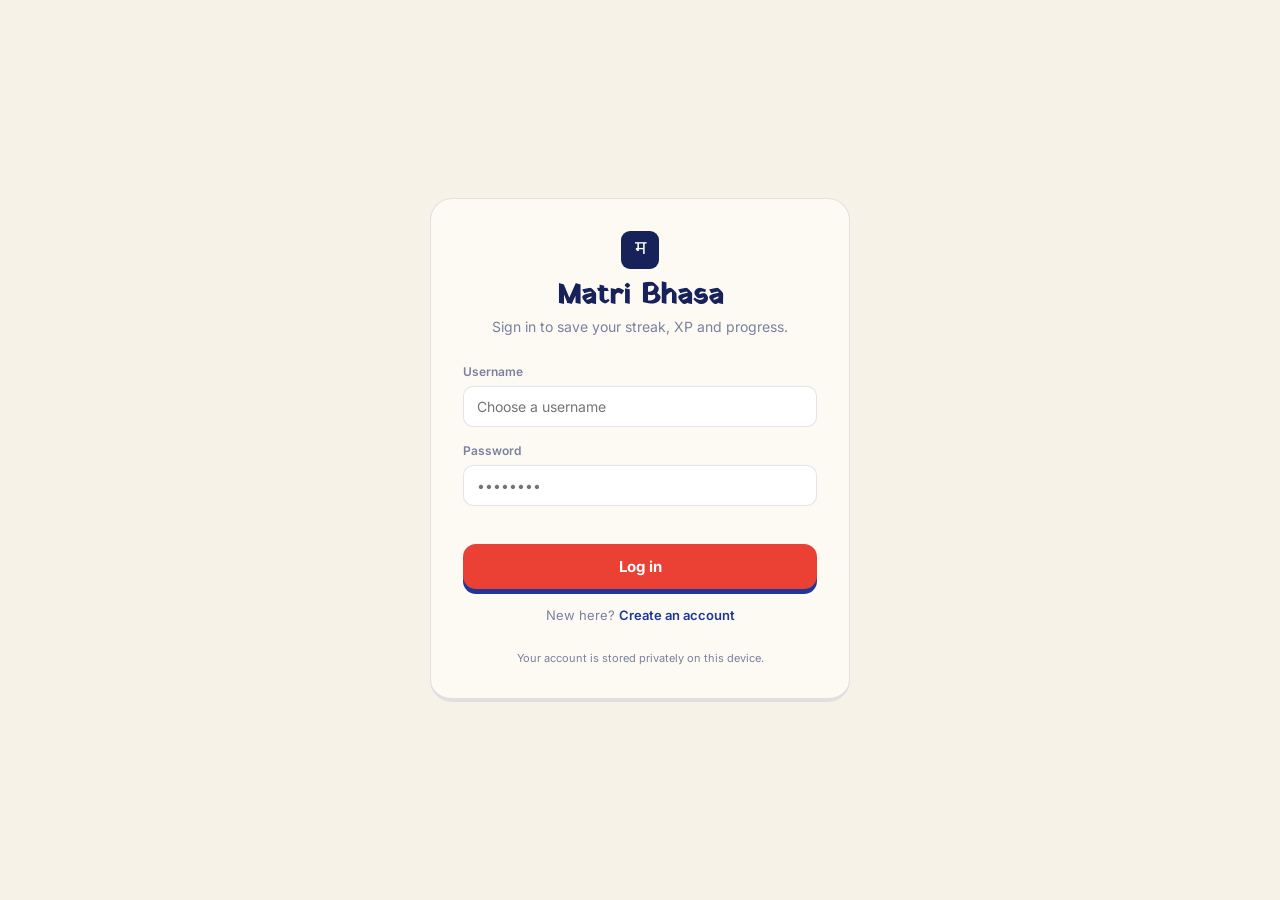
<file: index.html>
<!DOCTYPE html>
<html lang="en">
<head>
<meta charset="UTF-8"/>
<meta name="viewport" content="width=device-width, initial-scale=1.0"/>
<title>Matri Bhasa — मातृ भाषा</title>
<link rel="stylesheet" href="styles.css"/>
</head>
<body>

<!-- NAV -->
<nav style="position:relative;">
  <a href="index.html" class="nav-brand">
    <div class="nav-logo dev">म</div>
    <div class="nav-brand-text">
      <span class="nav-title">Matri Bhasa</span>
      <span class="nav-subtitle">मातृ भाषा · Mother Language</span>
    </div>
  </a>
  <div class="nav-links" style="position:absolute;left:50%;transform:translateX(-50%);">
    <a href="languages.html">Languages</a>
    <a href="badges.html">Badges</a>
    <a href="about.html">About</a>
  </div>
  <div class="nav-right">
    <div class="chip streak" id="chipStreak" title="Day streak"><span class="chip-icon">🔥</span><span id="streakVal">0</span></div>
    <div class="chip xp" id="chipXp" title="Total XP"><span class="chip-icon">⚡</span><span id="xpVal">0</span></div>
    <div class="chip level" id="chipLevel" title="Level"><span class="chip-icon">🏅</span><span id="levelVal">Seedling</span></div>
  </div>
</nav>

<!-- WORD OF THE DAY -->
<div class="wotd" id="wotd">
  <span class="wotd-label">Word of the day</span>
  <span class="wotd-word dev" id="wotdWord">—</span>
  <span class="wotd-roman" id="wotdRoman">—</span>
  <span class="wotd-sep">·</span>
  <span class="wotd-en" id="wotdEn">—</span>
  <button class="wotd-hear" id="wotdHear">▶ Hear it</button>
</div>

<!-- HERO -->
<div class="hero-screen">
  <div class="screen-inner">
    <div class="hero-script dev" id="heroWord">नमस्ते</div>
    <div class="hero-trans" id="heroTrans">Hello · Greetings</div>
    <div class="hero-lang" id="heroLang">Nepali</div>
    <div class="hero-dots" id="heroDots"></div>
    <h1 class="hero-headline">Your heritage. Your language.</h1>
    <p class="hero-body">Bite-sized Nepali lessons with grammar rules explained clearly, four exercise types, streaks, and a path that actually works — built for young Nepalis wherever they are in the world.</p>
    <div class="hero-actions">
      <button class="btn btn-saffron" onclick="location.href='languages.html'">Start learning</button>
      <button class="btn btn-outline" onclick="location.href='badges.html'">See badges</button>
    </div>
  </div>
  <a href="#story" class="scroll-cue">Our story<span class="arrow">↓</span></a>
</div>

<!-- MOTTO -->
<div class="motto-band">
  <div class="motto-eyebrow">Our motto</div>
  <p class="motto">Learn the language. Feel the connection. <span class="accent">Come home</span> to a culture that has always been yours.</p>
  <!-- Himalayan graphic -->
  <svg class="mountains" viewBox="0 0 1200 220" preserveAspectRatio="none" xmlns="http://www.w3.org/2000/svg" aria-hidden="true">
    <circle cx="1010" cy="74" r="34" fill="#E8930A" opacity="0.85"/>
    <polygon points="-20,220 200,80 420,220" fill="#2E8B64"/>
    <polygon points="320,220 560,40 820,220" fill="#1A5E45"/>
    <polygon points="520,86 560,40 600,84 580,96 560,82 540,98" fill="#F7F2E8" opacity="0.85"/>
    <polygon points="700,220 940,70 1180,220" fill="#2E8B64"/>
    <polygon points="900,108 940,70 980,106 962,118 940,102 918,120" fill="#F7F2E8" opacity="0.8"/>
    <polygon points="980,220 1140,110 1240,220" fill="#1A5E45"/>
  </svg>
</div>

<!-- HOW IT WORKS -->
<section class="how-section" id="how">
  <div class="container">
    <p class="section-eyebrow">How it works</p>
    <h2 class="section-title">Three steps to fluency</h2>
    <div class="how-grid">
      <div class="how-step">
        <div class="how-num">01</div>
        <div class="how-icon">📖</div>
        <div class="how-title">Learn the rule</div>
        <div class="how-desc">Every lesson opens with the grammar pattern explained clearly — not buried in repetition. You understand the why before you practise.</div>
      </div>
      <div class="how-step">
        <div class="how-num">02</div>
        <div class="how-icon">🧩</div>
        <div class="how-title">Test four ways</div>
        <div class="how-desc">Multiple choice, word arrangement, fill-in-the-blank, and translation. The same concept hits from different angles until it sticks.</div>
      </div>
      <div class="how-step">
        <div class="how-num">03</div>
        <div class="how-icon">🔥</div>
        <div class="how-title">Build your streak</div>
        <div class="how-desc">XP, streaks, and badges keep you coming back. Miss a day and the streak resets — show up daily and watch your level climb.</div>
      </div>
    </div>
  </div>
</section>

<!-- FEATURED LESSON PREVIEW -->
<section class="preview-section" id="preview">
  <div class="container">
    <p class="section-eyebrow">Try it now</p>
    <h2 class="section-title">Your first lesson, free</h2>
    <div class="preview-card">
      <div class="preview-badge">Lesson 1 · Greetings</div>
      <div class="preview-question">What does <span class="preview-highlight">नमस्ते</span> mean?</div>
      <div class="preview-choices" id="previewChoices">
        <button class="preview-choice" data-correct="true">Hello / Greetings</button>
        <button class="preview-choice">Thank you</button>
        <button class="preview-choice">Goodbye</button>
        <button class="preview-choice">How are you?</button>
      </div>
      <div class="preview-feedback" id="previewFeedback"></div>
      <button class="btn btn-saffron" style="margin-top:1.5rem;" onclick="location.href='languages.html'">Continue to full lessons →</button>
    </div>
  </div>
</section>

<!-- STORY / MISSION -->
<section class="story-sec" id="story">
  <div class="container">
    <p class="section-eyebrow">Our story</p>
    <h2 class="section-title">A language is a homecoming</h2>
    <div class="story-narrative">
      <p><span class="lead">Every word in Nepali carries centuries of story</span> — of mountains, of community, of a people who built a civilization at the top of the world. We're bringing that heritage to you, one phrase at a time.</p>
      <p>Our goal is simple: to help people connect with Nepali heritage and identity through immersive, accessible education — and to make language learning genuinely fun.</p>
      <p><span class="lead">Learn the language. Feel the connection.</span> Come home to a culture that has always been yours.</p>
    </div>

    <div class="value-grid">
      <div class="value-card"><div class="value-icon">🏔️</div><div class="value-title">Heritage</div><div class="value-desc">Centuries of mountain stories, carried in every phrase you learn.</div></div>
      <div class="value-card"><div class="value-icon">🤝</div><div class="value-title">Community</div><div class="value-desc">Built with teachers, elders, and students who keep the language alive.</div></div>
      <div class="value-card"><div class="value-icon">📚</div><div class="value-title">Accessible</div><div class="value-desc">Free, immersive education that meets you wherever you are.</div></div>
      <div class="value-card"><div class="value-icon">🎮</div><div class="value-title">Genuinely fun</div><div class="value-desc">Streaks, XP, and a path that makes showing up every day feel good.</div></div>
    </div>
  </div>
</section>

<!-- GOALS (formerly the Mission page) -->
<div class="sdg-section" id="goals">
  <div class="container">
    <p style="font-size:11px;font-weight:700;letter-spacing:0.1em;text-transform:uppercase;color:rgba(247,242,232,0.4);margin-bottom:0.75rem;">Supporting the UN Sustainable Development Goals</p>
    <h2 style="font-family:'Yatra One',serif;font-size:clamp(22px,3.5vw,34px);color:var(--parchment);">More than an app — a community project</h2>
    <div class="sdg-grid">
      <div class="sdg-card"><div class="sdg-num">4</div><div class="sdg-title">Quality Education</div><div class="sdg-desc">Free, accessible lessons for students everywhere, regardless of background.</div></div>
      <div class="sdg-card"><div class="sdg-num">10</div><div class="sdg-title">Reduced Inequalities</div><div class="sdg-desc">Preserving indigenous languages keeps minority communities seen and heard.</div></div>
      <div class="sdg-card"><div class="sdg-num">11</div><div class="sdg-title">Sustainable Communities</div><div class="sdg-desc">Language is the foundation of cultural identity and resilient communities.</div></div>
      <div class="sdg-card"><div class="sdg-num">17</div><div class="sdg-title">Partnerships</div><div class="sdg-desc">Built with teachers, elders, students, and local organisations.</div></div>
    </div>
  </div>
</div>

<!-- FOOTER -->
<footer>
  <div class="footer-brand">Matri Bhasa · मातृ भाषा</div>
  <div class="footer-tagline">Learn the language. Feel the connection. Come home.</div>
  <div class="footer-links">
    <a href="languages.html">Languages</a><a href="badges.html">Badges</a><a href="about.html">About</a><a href="#story">Our Story</a>
  </div>
  <div>Made with ❤️ by young Nepalis, for young Nepalis. Free forever.</div>
</footer>

<!-- XP TOAST -->
<div class="xp-toast" id="xpToast"><span>⚡</span><span id="xpToastText">+10 XP</span></div>

<script src="data.js"></script>
<script src="state.js"></script>
<script src="auth.js"></script>
<script src="app.js"></script>
<script>
  const state = loadState();
  renderHud(state);
  consumeXpParam();

  /* word of the day */
  const wotd = WOTD_POOL[Math.floor(Date.now() / 86400000) % WOTD_POOL.length];
  document.getElementById('wotdWord').textContent = wotd.dev;
  document.getElementById('wotdRoman').textContent = wotd.roman;
  document.getElementById('wotdEn').textContent = wotd.en;
  document.getElementById('wotdHear').onclick = function () { speakText(wotd.dev, this); };

  /* hero cycler */
  const heroWords = [
    { word: 'नमस्ते', trans: 'Hello · Greetings' },
    { word: 'धन्यवाद', trans: 'Thank you' },
    { word: 'हिमाल', trans: 'Mountain' },
    { word: 'माया', trans: 'Love' },
    { word: 'खुसी', trans: 'Happiness' },
  ];
  let heroIdx = 0, heroTimer;
  const dotsWrap = document.getElementById('heroDots');
  heroWords.forEach((_, i) => {
    const d = document.createElement('div');
    d.className = 'hero-dot' + (i === 0 ? ' active' : '');
    d.onclick = () => setHero(i);
    dotsWrap.appendChild(d);
  });
  function setHero(i) {
    heroIdx = i;
    const w = heroWords[i];
    const wEl = document.getElementById('heroWord'), tEl = document.getElementById('heroTrans');
    wEl.style.opacity = '0'; tEl.style.opacity = '0';
    setTimeout(() => {
      wEl.textContent = w.word; tEl.textContent = w.trans;
      wEl.style.opacity = '1'; tEl.style.opacity = '1';
    }, 380);
    [...dotsWrap.children].forEach((d, di) => d.classList.toggle('active', di === i));
    clearInterval(heroTimer);
    heroTimer = setInterval(() => setHero((heroIdx + 1) % heroWords.length), 3200);
  }
  heroTimer = setInterval(() => setHero((heroIdx + 1) % heroWords.length), 3200);
</script>

<script>
  /* preview lesson interaction */
  document.querySelectorAll('.preview-choice').forEach(function(btn) {
    btn.addEventListener('click', function() {
      if (document.querySelector('.preview-choice.chosen')) return;
      document.querySelectorAll('.preview-choice').forEach(function(b) { b.classList.add('chosen'); });
      var correct = btn.dataset.correct === 'true';
      btn.classList.add(correct ? 'correct' : 'wrong');
      if (!correct) document.querySelector('[data-correct="true"]').classList.add('correct');
      document.getElementById('previewFeedback').textContent = correct
        ? '✓ Correct! नमस्ते is the most common Nepali greeting.'
        : '✗ Not quite — नमस्ते means Hello / Greetings.';
      document.getElementById('previewFeedback').className = 'preview-feedback ' + (correct ? 'correct' : 'wrong');
    });
  });
</script>
</body>
</html>
</file>
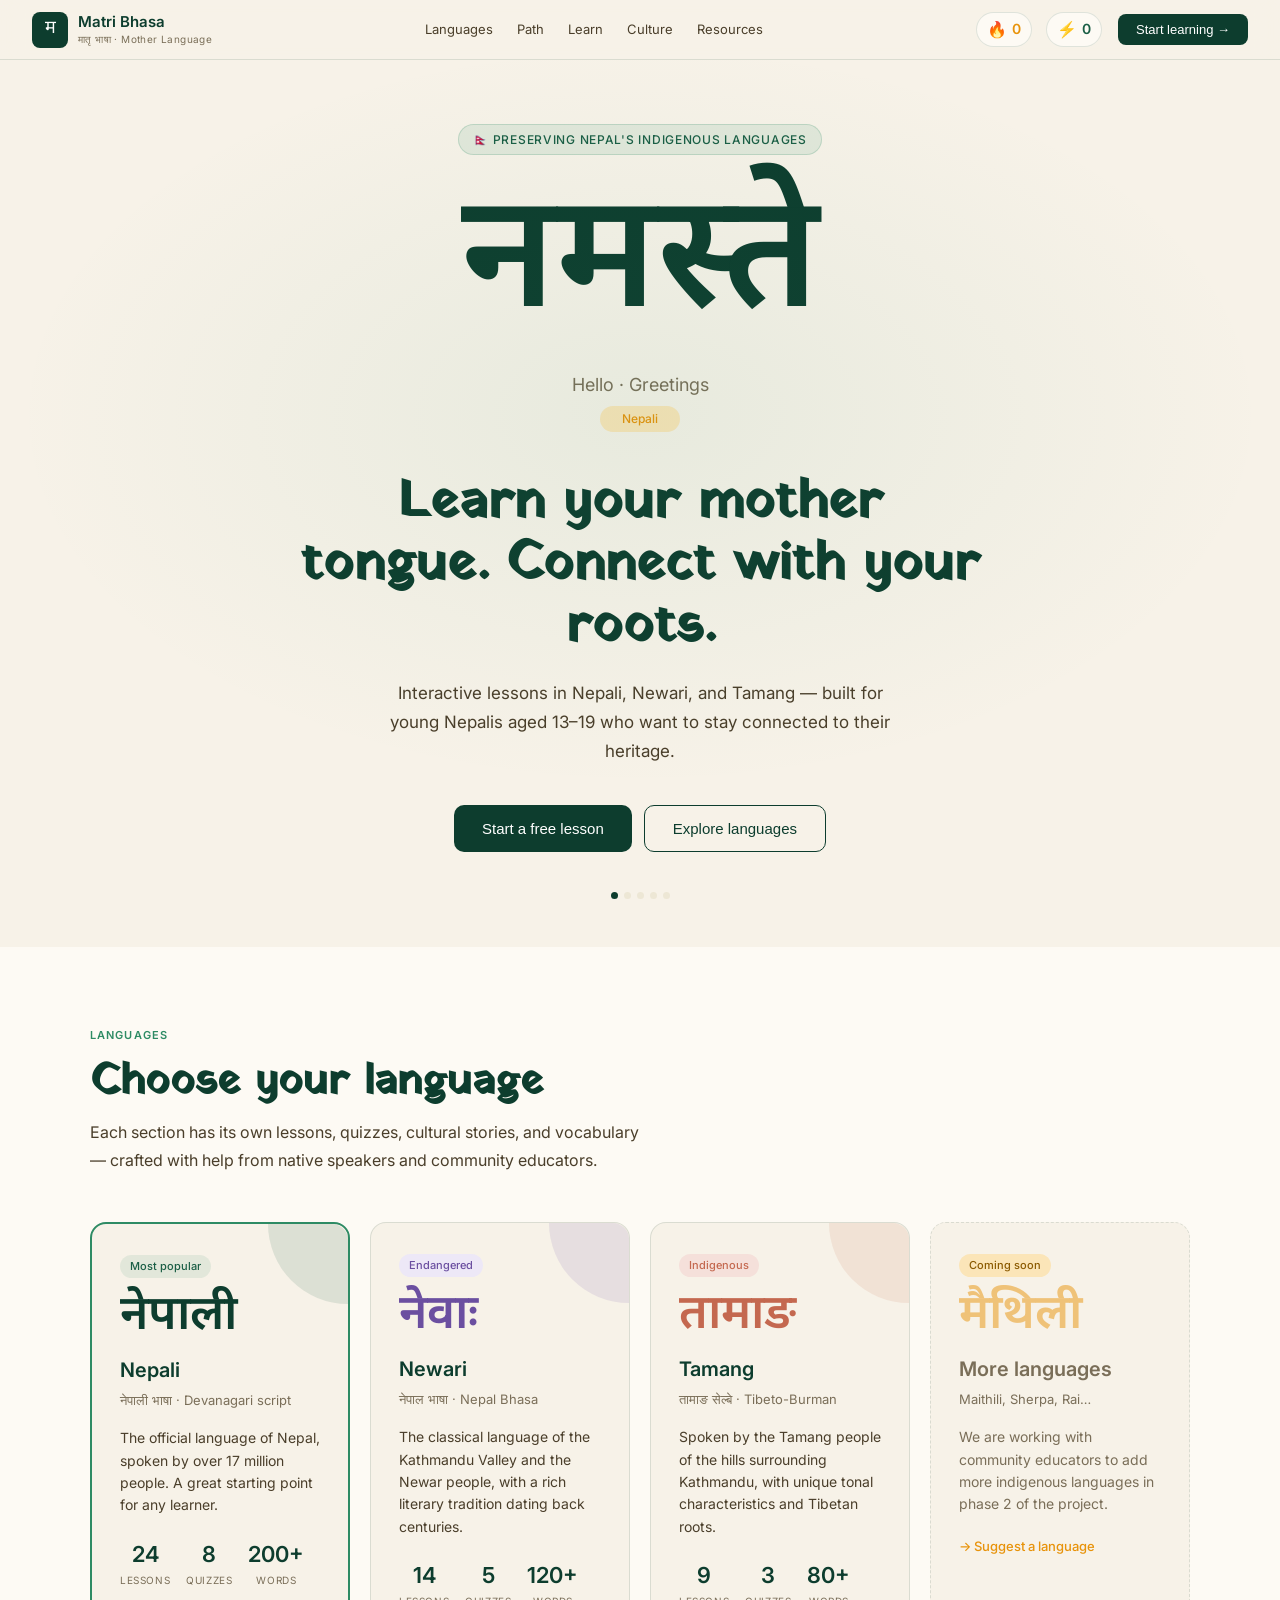
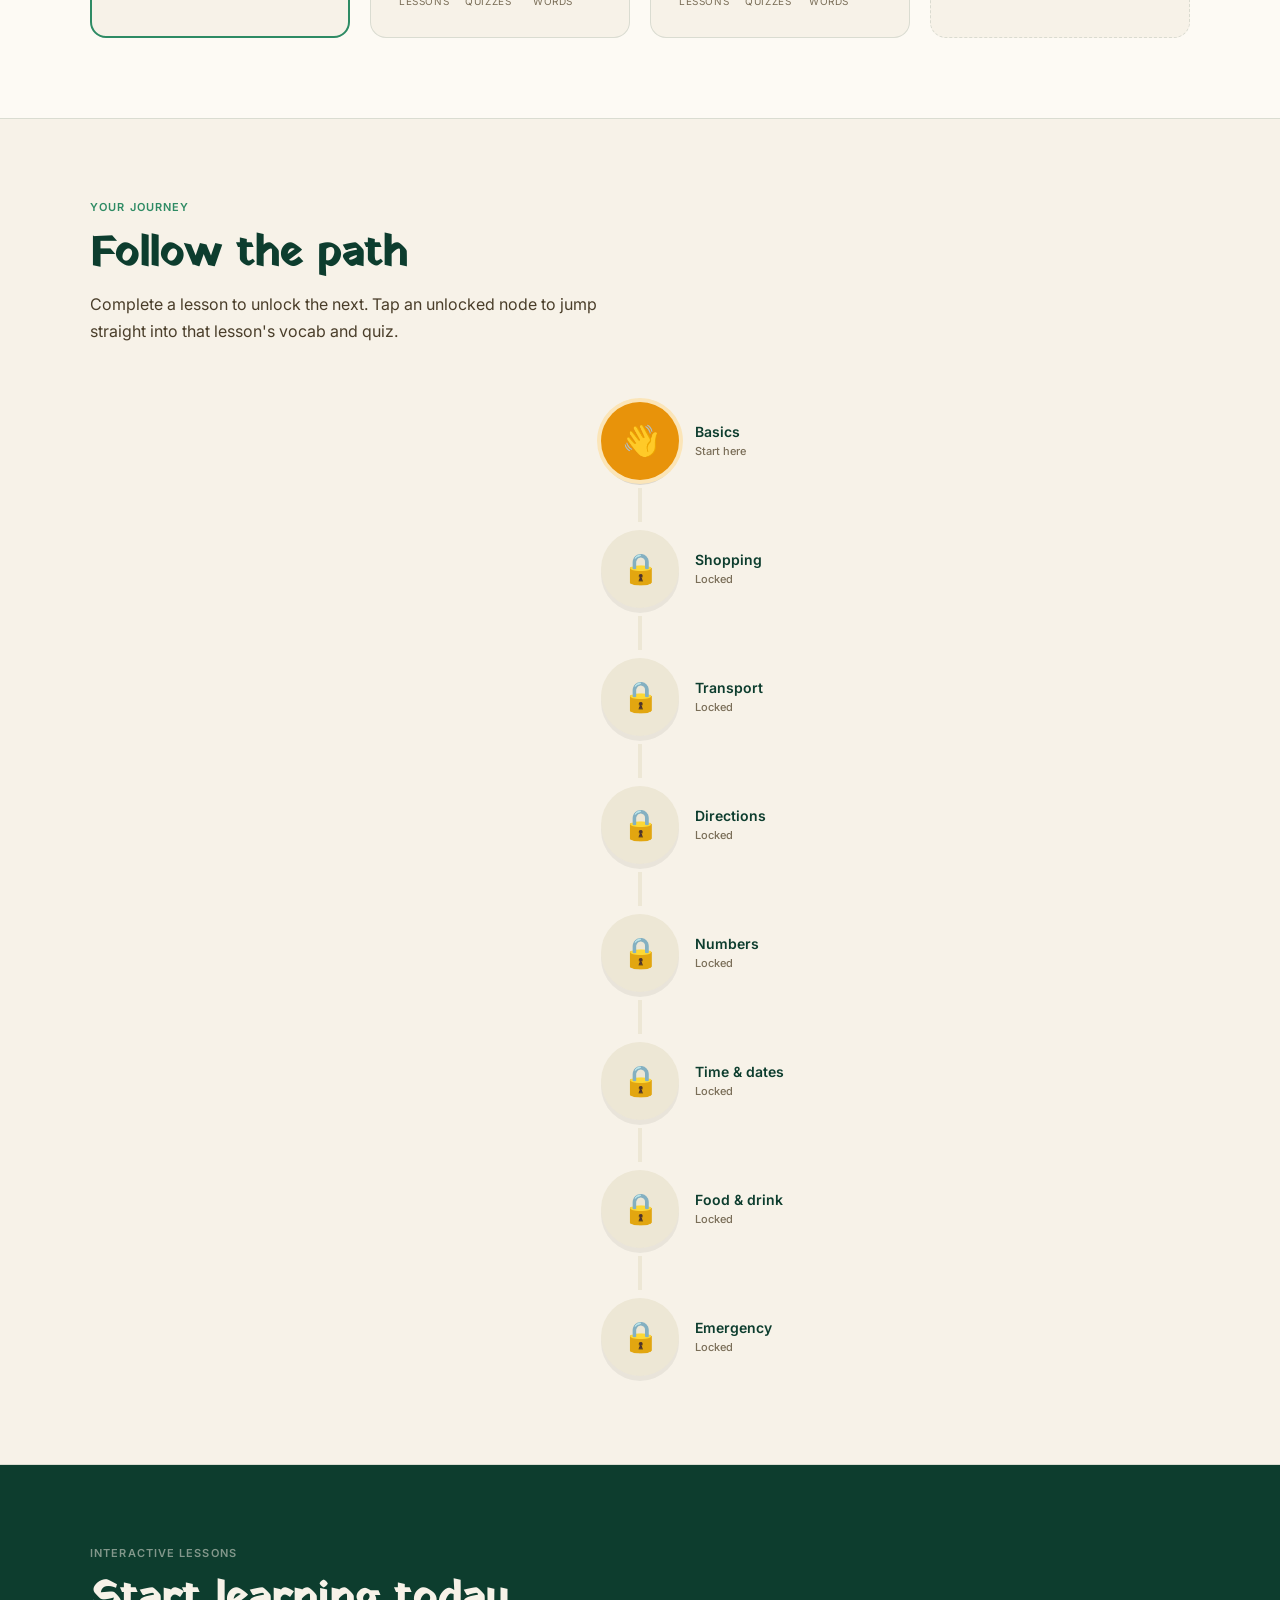
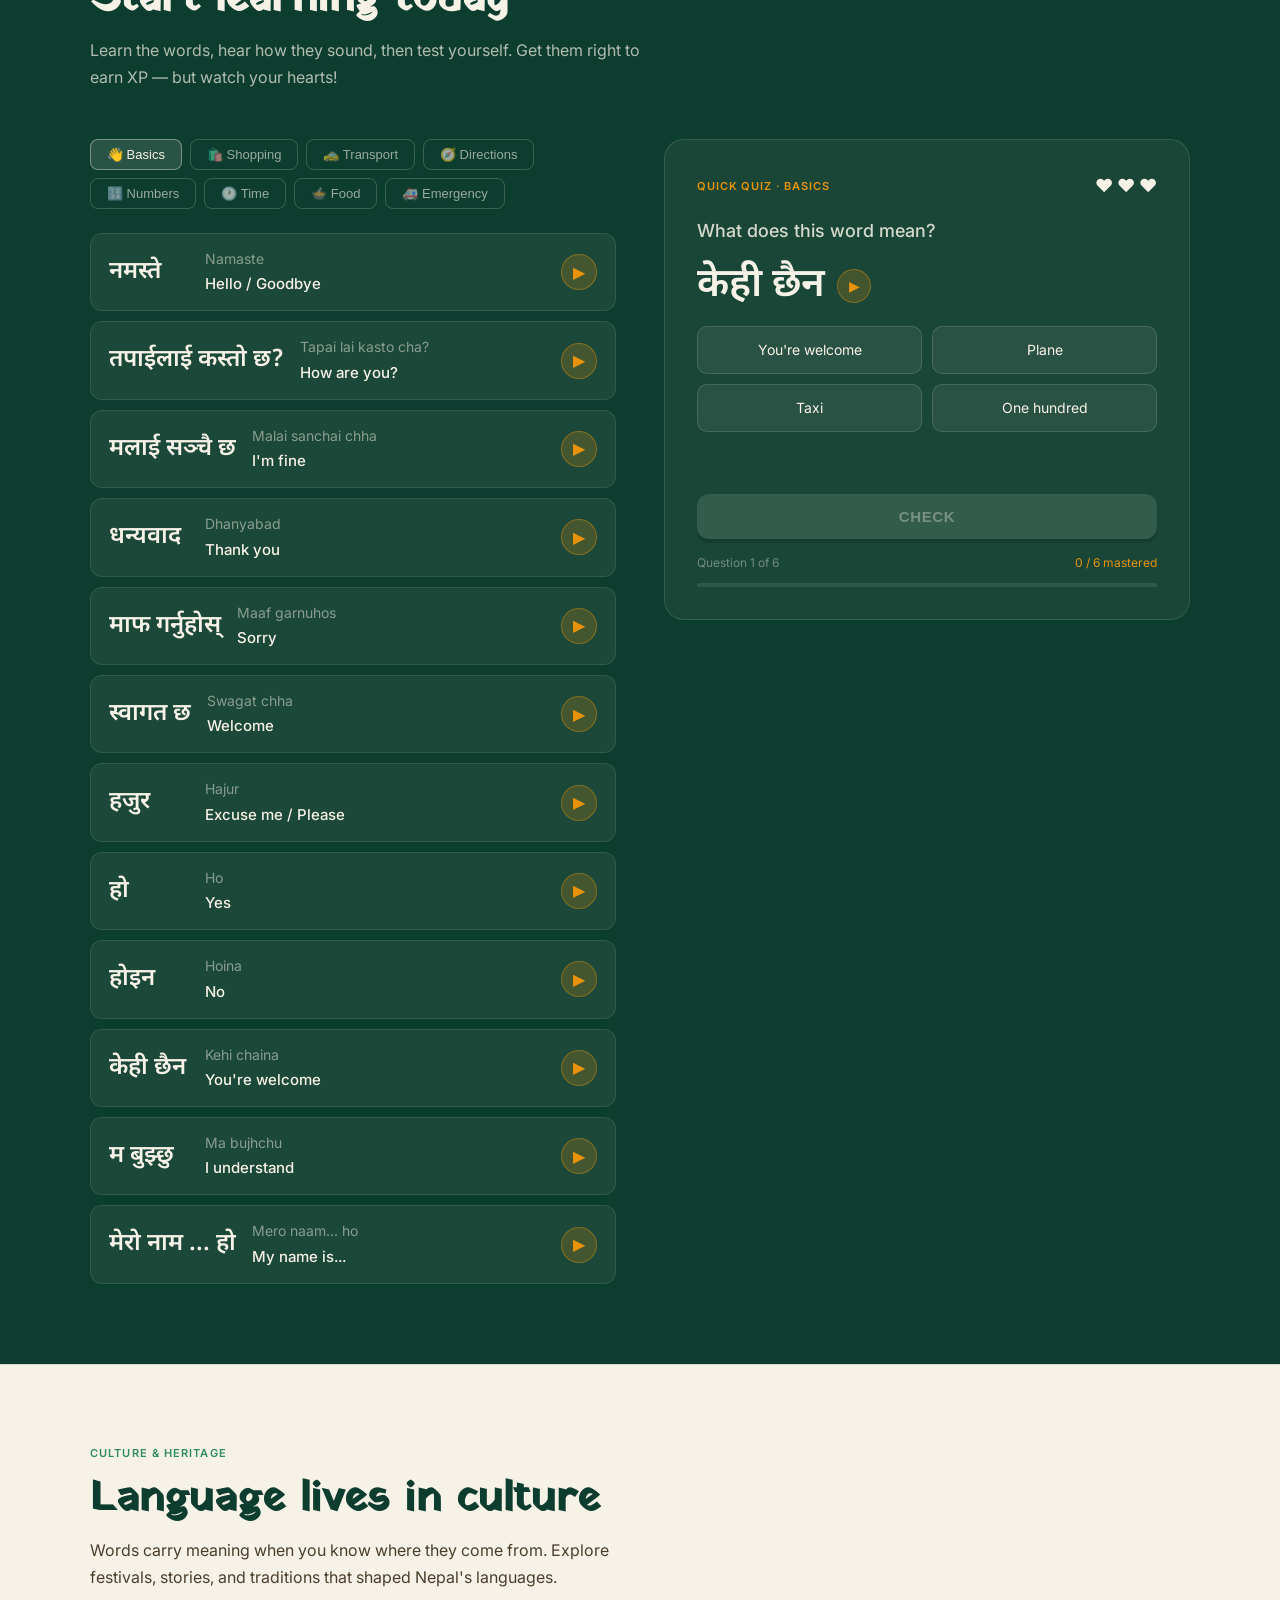
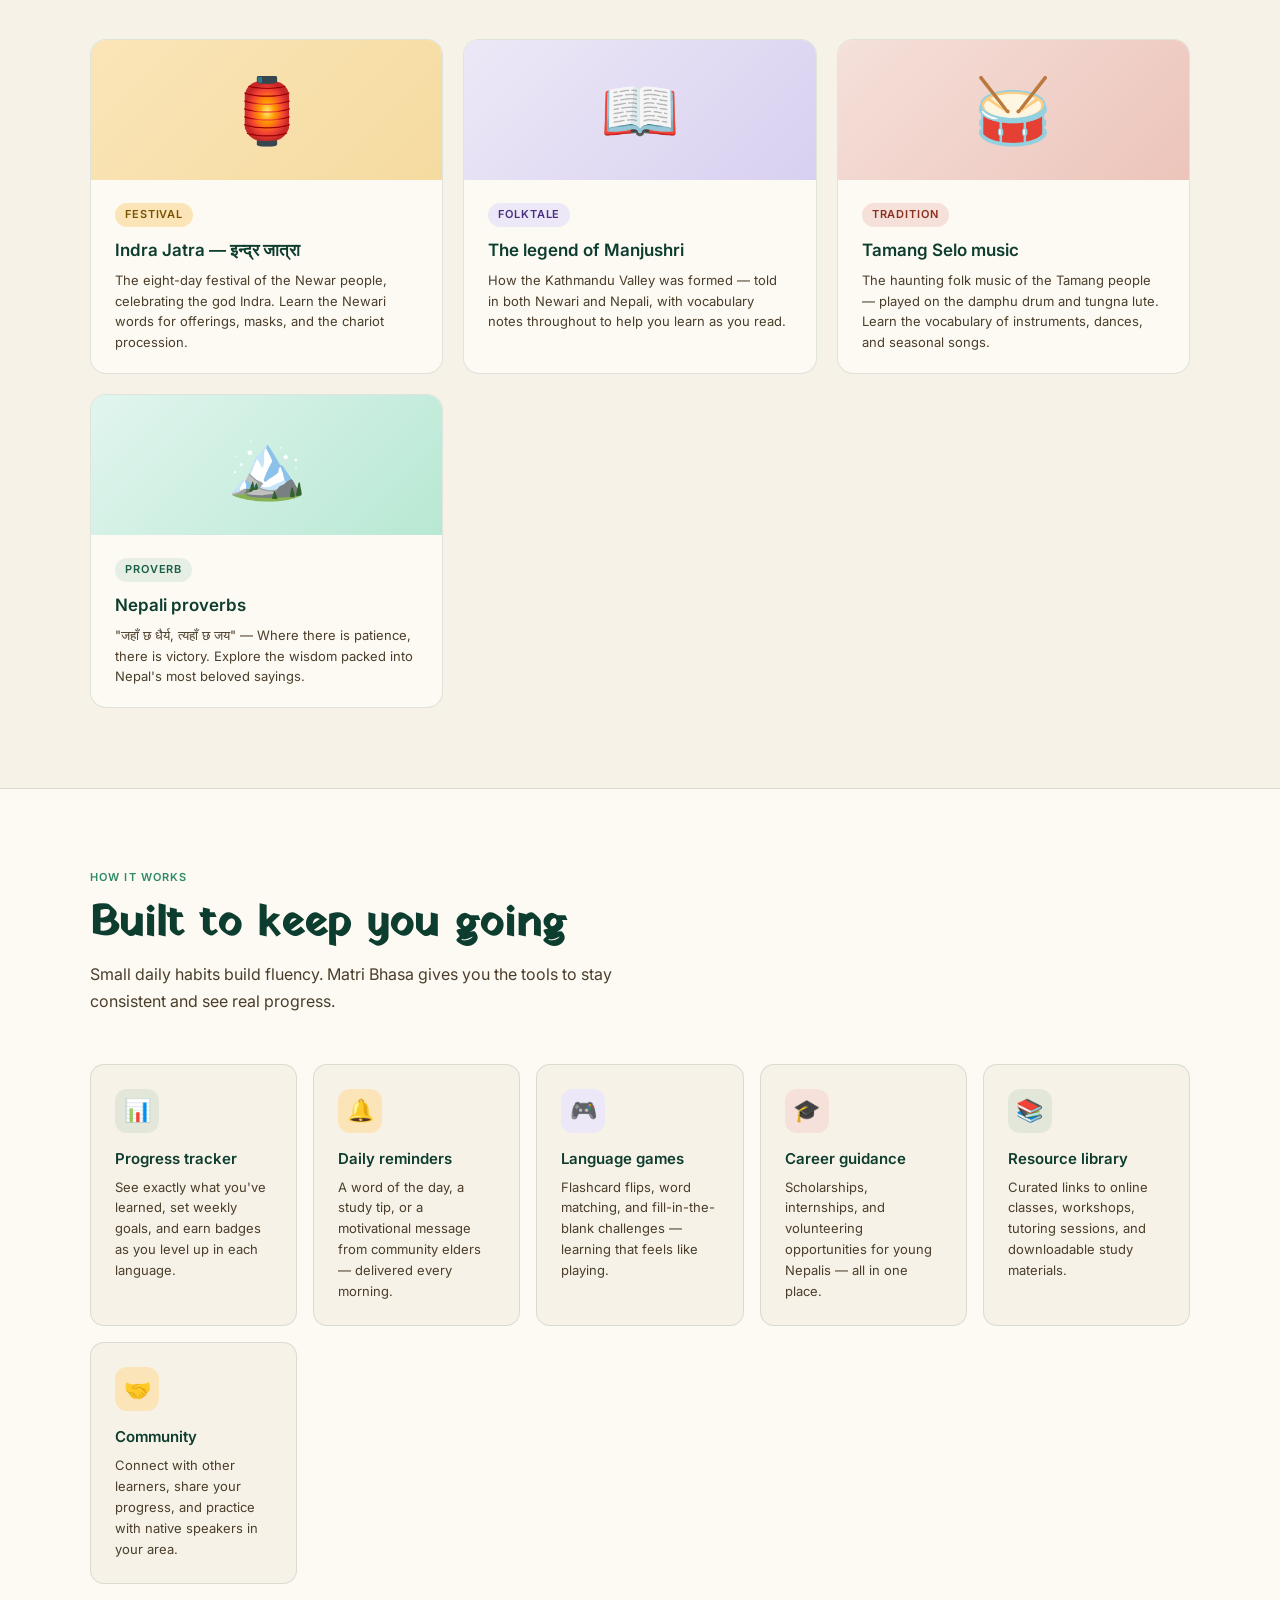
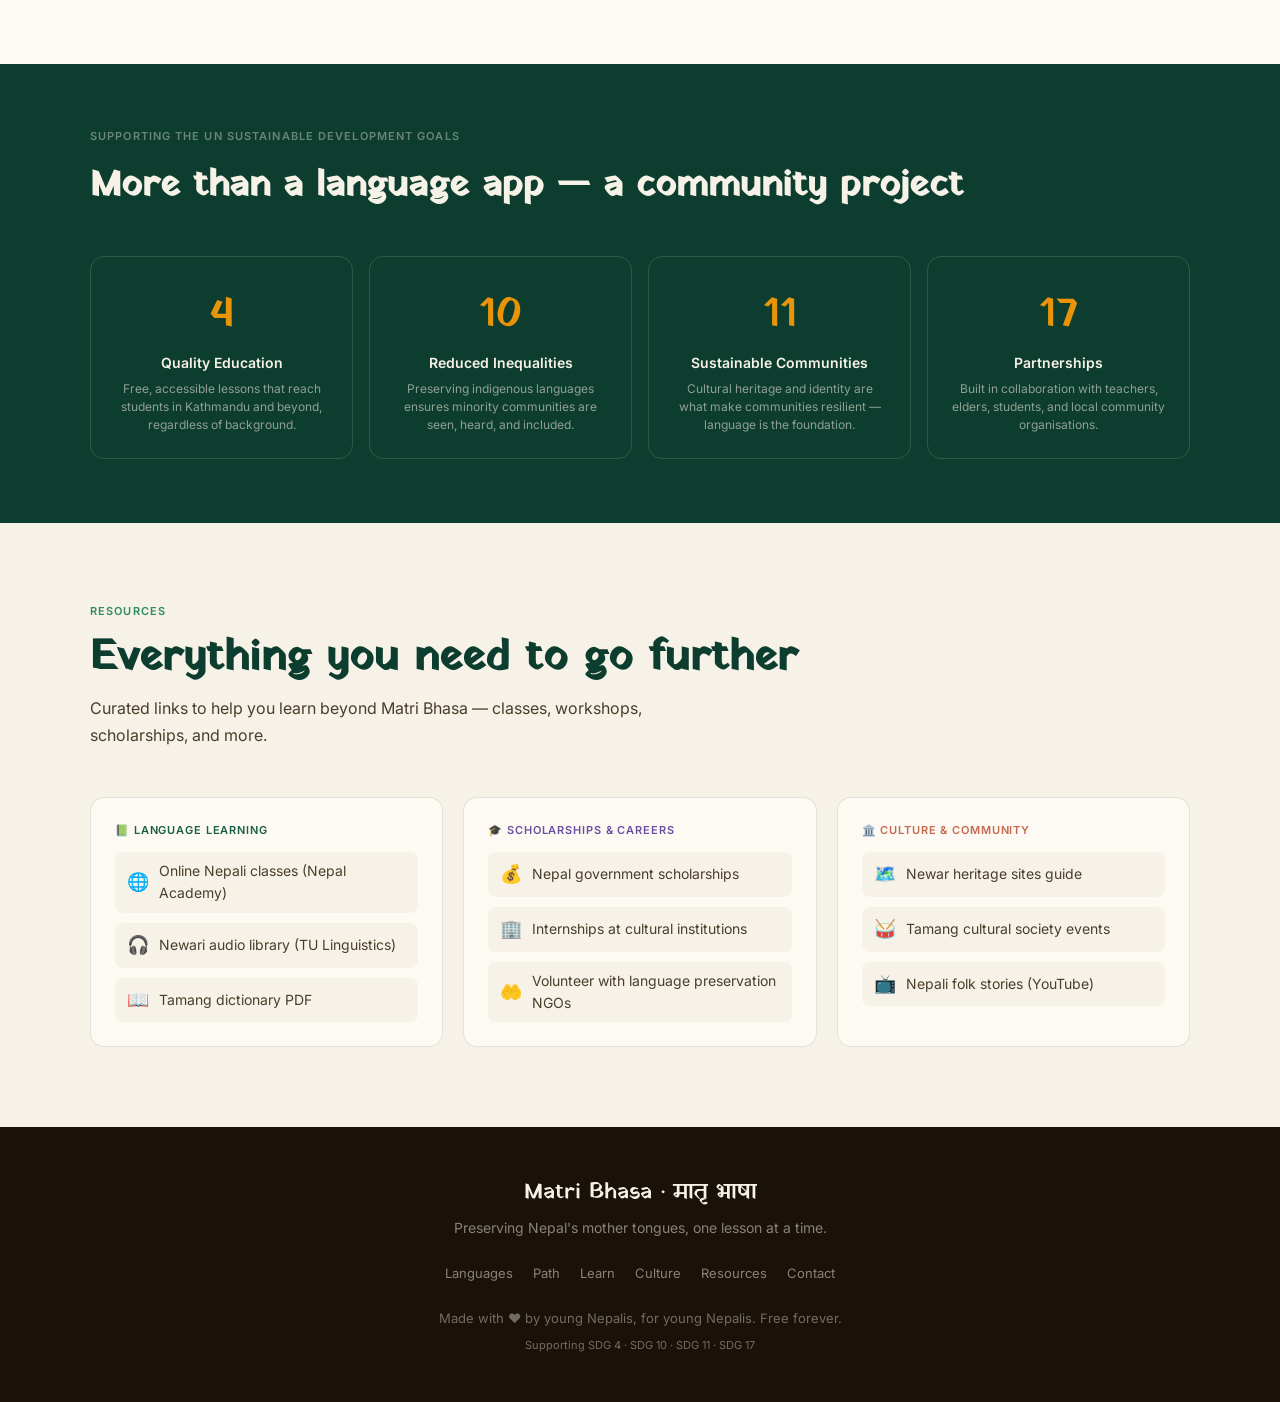
<file: Languag.html>
<!DOCTYPE html>
<html lang="en">
<head>
<meta charset="UTF-8"/>
<meta name="viewport" content="width=device-width, initial-scale=1.0"/>
<title>Matri Bhasa — मातृ भाषा</title>
<link rel="preconnect" href="https://fonts.googleapis.com"/>
<link rel="preconnect" href="https://fonts.gstatic.com" crossorigin/>
<link href="https://fonts.googleapis.com/css2?family=Yatra+One&family=Inter:wght@400;500;600&family=Noto+Sans+Devanagari:wght@400;600&display=swap" rel="stylesheet"/>
<style>
  *, *::before, *::after { box-sizing: border-box; margin: 0; padding: 0; }

  :root {
    --green-deep: #0D3D2E;
    --green-mid: #1A5E45;
    --green-light: #2E8B64;
    --parchment: #F7F2E8;
    --parchment-dark: #EDE7D5;
    --card-bg: #FDFAF4;
    --saffron: #E8930A;
    --saffron-light: #FBE5B8;
    --terracotta: #C4684F;
    --terra-light: #F5E0DA;
    --purple: #6B4FA0;
    --purple-light: #EDE8F7;
    --text-dark: #1A1208;
    --text-mid: #4A3E2A;
    --text-muted: #7A6E58;
    --border: rgba(13,61,46,0.12);
  }

  html { scroll-behavior: smooth; }

  body {
    font-family: 'Inter', sans-serif;
    background: var(--parchment);
    color: var(--text-dark);
    line-height: 1.6;
    -webkit-font-smoothing: antialiased;
  }

  /* ── NAV ── */
  nav {
    position: sticky;
    top: 0;
    z-index: 100;
    background: rgba(247, 242, 232, 0.92);
    backdrop-filter: blur(12px);
    border-bottom: 1px solid var(--border);
    padding: 0 2rem;
    display: flex;
    align-items: center;
    justify-content: space-between;
    height: 60px;
  }

  .nav-brand {
    display: flex;
    align-items: center;
    gap: 10px;
    text-decoration: none;
  }

  .nav-logo {
    width: 36px; height: 36px;
    background: var(--green-deep);
    border-radius: 8px;
    display: flex; align-items: center; justify-content: center;
    font-family: 'Noto Sans Devanagari', sans-serif;
    font-size: 18px; color: #fff;
  }

  .nav-brand-text { display: flex; flex-direction: column; gap: 0; }
  .nav-title { font-size: 15px; font-weight: 600; color: var(--green-deep); line-height: 1.2; }
  .nav-subtitle { font-size: 10px; color: var(--text-muted); letter-spacing: 0.04em; }

  .nav-links { display: flex; gap: 24px; align-items: center; }
  .nav-links a { font-size: 13px; color: var(--text-mid); text-decoration: none; transition: color 0.2s; }
  .nav-links a:hover { color: var(--green-deep); }

  .nav-right { display: flex; align-items: center; gap: 16px; }

  /* ── NAV STATS (streak + XP) ── */
  .nav-stats { display: flex; align-items: center; gap: 14px; }
  .nav-stat {
    display: flex; align-items: center; gap: 5px;
    font-size: 14px; font-weight: 600;
    padding: 5px 10px; border-radius: 20px;
    background: var(--card-bg); border: 1px solid var(--border);
  }
  .nav-stat .stat-icon { font-size: 16px; line-height: 1; }
  .nav-stat.streak { color: var(--saffron); }
  .nav-stat.xp { color: var(--green-mid); }
  .nav-stat.pop { animation: statPop 0.5s ease; }
  @keyframes statPop {
    0% { transform: scale(1); }
    40% { transform: scale(1.28); }
    100% { transform: scale(1); }
  }

  .nav-cta {
    background: var(--green-deep); color: #fff;
    border: none; border-radius: 8px;
    padding: 8px 18px; font-size: 13px; font-weight: 500;
    cursor: pointer; transition: background 0.2s;
  }
  .nav-cta:hover { background: var(--green-mid); }

  /* ── HERO ── */
  .hero {
    min-height: 88vh;
    display: flex; flex-direction: column; align-items: center; justify-content: center;
    text-align: center;
    padding: 4rem 2rem 3rem;
    position: relative;
    overflow: hidden;
  }

  .hero::before {
    content: '';
    position: absolute; inset: 0;
    background: radial-gradient(ellipse 70% 60% at 50% 40%, rgba(46,139,100,0.08) 0%, transparent 70%);
    pointer-events: none;
  }

  .hero-eyebrow {
    display: inline-flex; align-items: center; gap: 8px;
    font-size: 12px; font-weight: 500; color: var(--green-mid);
    background: rgba(46,139,100,0.1); border: 1px solid rgba(46,139,100,0.2);
    padding: 5px 14px; border-radius: 20px; margin-bottom: 2rem;
    letter-spacing: 0.06em; text-transform: uppercase;
  }

  .hero-script-display {
    font-family: 'Noto Sans Devanagari', sans-serif;
    font-size: clamp(72px, 14vw, 160px);
    font-weight: 600;
    color: var(--green-deep);
    line-height: 1;
    margin-bottom: 0.5rem;
    min-height: 1.1em;
    transition: opacity 0.5s ease;
  }

  .hero-translation {
    font-size: 18px; color: var(--text-muted);
    margin-bottom: 0.4rem;
    min-height: 1.4em;
    transition: opacity 0.4s;
  }

  .hero-lang-tag {
    font-size: 12px; font-weight: 500;
    color: var(--saffron);
    background: var(--saffron-light);
    padding: 3px 12px; border-radius: 20px;
    display: inline-block; margin-bottom: 2.5rem;
    min-width: 80px;
  }

  .hero-headline {
    font-family: 'Yatra One', serif;
    font-size: clamp(28px, 5vw, 52px);
    color: var(--green-deep);
    line-height: 1.2;
    max-width: 680px;
    margin: 0 auto 1.25rem;
  }

  .hero-body {
    font-size: 17px; color: var(--text-mid);
    max-width: 520px; margin: 0 auto 2.5rem;
    line-height: 1.7;
  }

  .hero-actions { display: flex; gap: 12px; justify-content: center; flex-wrap: wrap; }

  .btn-hero {
    background: var(--green-deep); color: #fff;
    border: none; border-radius: 10px;
    padding: 14px 28px; font-size: 15px; font-weight: 500;
    cursor: pointer; transition: background 0.2s, transform 0.15s;
  }
  .btn-hero:hover { background: var(--green-mid); transform: translateY(-1px); }

  .btn-hero-outline {
    background: transparent; color: var(--green-deep);
    border: 1.5px solid var(--green-deep); border-radius: 10px;
    padding: 14px 28px; font-size: 15px; font-weight: 500;
    cursor: pointer; transition: background 0.2s;
  }
  .btn-hero-outline:hover { background: rgba(13,61,46,0.06); }

  .hero-dots {
    display: flex; gap: 6px; justify-content: center; margin-top: 2.5rem;
  }
  .hero-dot {
    width: 7px; height: 7px; border-radius: 50%;
    background: var(--parchment-dark); cursor: pointer; transition: background 0.3s;
  }
  .hero-dot.active { background: var(--green-deep); }

  /* ── SECTION SHARED ── */
  section { padding: 5rem 2rem; }
  .container { max-width: 1100px; margin: 0 auto; }

  .section-eyebrow {
    font-size: 11px; font-weight: 600; text-transform: uppercase; letter-spacing: 0.1em;
    color: var(--green-light); margin-bottom: 0.75rem;
  }
  .section-title {
    font-family: 'Yatra One', serif;
    font-size: clamp(26px, 4vw, 42px);
    color: var(--green-deep); margin-bottom: 0.75rem; line-height: 1.2;
  }
  .section-body { font-size: 16px; color: var(--text-mid); max-width: 560px; line-height: 1.7; }

  /* ── LANGUAGES ── */
  #languages { background: var(--card-bg); }

  .lang-grid {
    display: grid;
    grid-template-columns: repeat(auto-fit, minmax(240px, 1fr));
    gap: 20px; margin-top: 3rem;
  }

  .lang-card {
    background: var(--parchment);
    border: 1.5px solid var(--border);
    border-radius: 16px; padding: 1.75rem;
    cursor: pointer; transition: border-color 0.2s, transform 0.2s, box-shadow 0.2s;
    position: relative; overflow: hidden;
  }
  .lang-card:hover { transform: translateY(-3px); box-shadow: 0 8px 30px rgba(13,61,46,0.1); }
  .lang-card.active { border-color: var(--green-light); border-width: 2px; }

  .lang-card-accent {
    position: absolute; top: 0; right: 0;
    width: 80px; height: 80px;
    border-radius: 0 16px 0 80px;
    opacity: 0.12;
  }

  .lang-script-big {
    font-family: 'Noto Sans Devanagari', sans-serif;
    font-size: 48px; font-weight: 600; line-height: 1;
    margin-bottom: 12px;
  }
  .lang-card-name { font-size: 20px; font-weight: 600; color: var(--green-deep); margin-bottom: 4px; }
  .lang-card-native { font-size: 13px; color: var(--text-muted); margin-bottom: 16px; }
  .lang-card-desc { font-size: 14px; color: var(--text-mid); line-height: 1.6; margin-bottom: 20px; }

  .lang-stats { display: flex; gap: 16px; }
  .lang-stat { text-align: center; }
  .lang-stat-num { font-size: 22px; font-weight: 600; color: var(--green-deep); }
  .lang-stat-label { font-size: 10px; text-transform: uppercase; letter-spacing: 0.06em; color: var(--text-muted); }

  .lang-badge {
    display: inline-block; font-size: 11px; font-weight: 500;
    padding: 3px 10px; border-radius: 20px; margin-bottom: 1rem;
  }

  /* ── LESSON MAP ── */
  #path { background: var(--parchment); }
  .lesson-map {
    display: flex; flex-direction: column; align-items: center;
    gap: 0; margin-top: 3rem; position: relative;
  }
  .map-node-row {
    display: flex; align-items: center; gap: 20px;
    position: relative; padding: 8px 0;
  }
  .map-connector {
    width: 4px; height: 34px;
    background: var(--parchment-dark);
    margin: 0 auto;
  }
  .map-connector.done { background: var(--green-light); }
  .map-node {
    width: 78px; height: 78px; border-radius: 50%;
    display: flex; flex-direction: column; align-items: center; justify-content: center;
    font-size: 30px; cursor: pointer; border: none;
    position: relative; transition: transform 0.15s, box-shadow 0.2s;
    box-shadow: 0 5px 0 rgba(0,0,0,0.12);
  }
  .map-node:not(.locked):hover { transform: translateY(-2px); }
  .map-node.unlocked { background: var(--green-light); color: #fff; }
  .map-node.current { background: var(--saffron); color: #fff; box-shadow: 0 0 0 4px var(--saffron-light), 0 5px 0 rgba(0,0,0,0.12); }
  .map-node.done { background: var(--green-deep); color: #fff; }
  .map-node.locked { background: var(--parchment-dark); color: var(--text-muted); cursor: not-allowed; box-shadow: 0 5px 0 rgba(0,0,0,0.06); }
  .map-node-label {
    position: absolute; left: 100%; margin-left: 16px;
    white-space: nowrap; font-size: 14px; font-weight: 600;
    color: var(--green-deep); text-align: left;
  }
  .map-node-label small { display: block; font-size: 11px; font-weight: 500; color: var(--text-muted); }
  .map-node .node-check {
    position: absolute; bottom: -4px; right: -4px;
    width: 24px; height: 24px; border-radius: 50%;
    background: #fff; color: var(--green-deep); font-size: 13px;
    display: flex; align-items: center; justify-content: center;
    box-shadow: 0 2px 6px rgba(0,0,0,0.2);
  }

  /* ── LESSON ── */
  #learn { background: var(--green-deep); color: var(--parchment); }
  #learn .section-title { color: var(--parchment); }
  #learn .section-body { color: rgba(247,242,232,0.7); }

  .lesson-wrapper {
    display: grid; grid-template-columns: 1fr 1fr; gap: 3rem;
    align-items: start; margin-top: 3rem;
  }

  .lesson-tabs {
    display: flex; gap: 8px; margin-bottom: 1.5rem; flex-wrap: wrap;
  }
  .lesson-tab {
    font-size: 13px; padding: 7px 16px;
    border: 1px solid rgba(247,242,232,0.2); border-radius: 8px;
    color: rgba(247,242,232,0.6); background: transparent; cursor: pointer;
    transition: all 0.2s;
  }
  .lesson-tab.active, .lesson-tab:hover {
    background: rgba(247,242,232,0.12); color: var(--parchment);
    border-color: rgba(247,242,232,0.4);
  }

  .vocab-list { display: flex; flex-direction: column; gap: 10px; }

  .vocab-item {
    display: flex; align-items: center;
    background: rgba(247,242,232,0.06);
    border: 1px solid rgba(247,242,232,0.1);
    border-radius: 12px; padding: 14px 18px; gap: 16px;
    transition: background 0.2s;
  }
  .vocab-item:hover { background: rgba(247,242,232,0.1); }

  .vocab-devanagari {
    font-family: 'Noto Sans Devanagari', sans-serif;
    font-size: 24px; font-weight: 600; color: var(--parchment);
    min-width: 80px;
  }

  .vocab-info { flex: 1; }
  .vocab-roman { font-size: 14px; color: rgba(247,242,232,0.5); margin-bottom: 2px; }
  .vocab-english { font-size: 15px; color: var(--parchment); font-weight: 500; }

  .vocab-play-btn {
    width: 36px; height: 36px; border-radius: 50%;
    background: rgba(232,147,10,0.2); border: 1px solid rgba(232,147,10,0.4);
    color: var(--saffron); font-size: 16px;
    cursor: pointer; display: flex; align-items: center; justify-content: center;
    transition: background 0.2s, transform 0.15s;
  }
  .vocab-play-btn:hover { background: rgba(232,147,10,0.35); }
  .vocab-play-btn:active { transform: scale(0.9); }
  .vocab-play-btn.speaking { background: var(--saffron); color: #fff; animation: pulse 0.8s infinite; }
  @keyframes pulse { 0%,100% { box-shadow: 0 0 0 0 rgba(232,147,10,0.5);} 50%{ box-shadow:0 0 0 6px rgba(232,147,10,0);} }

  .lesson-quiz-panel {
    background: rgba(247,242,232,0.05);
    border: 1px solid rgba(247,242,232,0.12);
    border-radius: 20px; padding: 2rem;
    position: relative; overflow: hidden;
  }

  /* hearts row */
  .quiz-topbar { display: flex; justify-content: space-between; align-items: center; margin-bottom: 1rem; }
  .quiz-hearts { display: flex; gap: 4px; font-size: 18px; }
  .heart { transition: transform 0.3s, opacity 0.3s; }
  .heart.lost { opacity: 0.25; transform: scale(0.8); filter: grayscale(1); }
  .quiz-label { font-size: 11px; font-weight: 600; letter-spacing: 0.08em; text-transform: uppercase; color: var(--saffron); }

  .quiz-question { font-size: 18px; font-weight: 500; color: rgba(247,242,232,0.85); margin-bottom: 0.5rem; }
  .quiz-prompt {
    font-family: 'Noto Sans Devanagari', sans-serif;
    font-size: 40px; font-weight: 600; color: var(--parchment);
    margin-bottom: 0.5rem; display: flex; align-items: center; gap: 12px;
  }
  .quiz-prompt-play {
    width: 34px; height: 34px; border-radius: 50%;
    background: rgba(232,147,10,0.2); border: 1px solid rgba(232,147,10,0.4);
    color: var(--saffron); font-size: 14px; cursor: pointer;
    display: flex; align-items: center; justify-content: center;
  }
  .quiz-prompt-play:hover { background: rgba(232,147,10,0.35); }

  .quiz-feedback {
    min-height: 22px; margin-bottom: 1rem; font-size: 14px; font-weight: 600;
    opacity: 0; transition: opacity 0.2s;
  }
  .quiz-feedback.show { opacity: 1; }
  .quiz-feedback.ok { color: #8ce8b6; }
  .quiz-feedback.bad { color: #f5b8ac; }
  .quiz-feedback .fb-answer {
    font-family: 'Noto Sans Devanagari', sans-serif; font-weight: 600;
    color: var(--parchment);
  }

  .quiz-options { display: grid; grid-template-columns: 1fr 1fr; gap: 10px; margin-bottom: 1.5rem; }
  .quiz-opt {
    background: rgba(247,242,232,0.07); border: 1px solid rgba(247,242,232,0.15);
    border-radius: 10px; padding: 12px; text-align: center;
    font-size: 14px; color: var(--parchment); cursor: pointer;
    transition: all 0.2s;
  }
  .quiz-opt:hover { background: rgba(247,242,232,0.14); }
  .quiz-opt.selected { background: rgba(232,147,10,0.18); border-color: var(--saffron); box-shadow: inset 0 0 0 1px var(--saffron); color: #fff; }
  .quiz-opt.correct { background: rgba(46,139,100,0.35); border-color: var(--green-light); color: #a8f0cc; animation: burst 0.5s ease; }
  .quiz-opt.wrong { background: rgba(196,104,79,0.3); border-color: var(--terracotta); color: #f5b8ac; animation: shake 0.4s ease; }
  .quiz-opt.locked { pointer-events: none; }

  /* Check / Continue action button (Duolingo-style commit step) */
  .quiz-action-btn {
    width: 100%; border: none; border-radius: 12px;
    padding: 14px; font-size: 15px; font-weight: 700; letter-spacing: 0.04em; text-transform: uppercase;
    cursor: pointer; transition: background 0.2s, transform 0.1s, box-shadow 0.2s;
    background: var(--saffron); color: #fff; box-shadow: 0 4px 0 #b5740a;
  }
  .quiz-action-btn:hover:not(:disabled) { background: #f59f1f; }
  .quiz-action-btn:active:not(:disabled) { transform: translateY(3px); box-shadow: 0 1px 0 #b5740a; }
  .quiz-action-btn:disabled { background: rgba(247,242,232,0.12); color: rgba(247,242,232,0.35); box-shadow: 0 4px 0 rgba(0,0,0,0.15); cursor: default; }
  .quiz-action-btn.continue-ok { background: var(--green-light); box-shadow: 0 4px 0 #1f6d4a; }
  .quiz-action-btn.continue-ok:hover { background: #36a075; }
  .quiz-action-btn.continue-ok:active { box-shadow: 0 1px 0 #1f6d4a; }
  .quiz-action-btn.continue-bad { background: var(--terracotta); box-shadow: 0 4px 0 #9c4a36; }
  .quiz-action-btn.continue-bad:hover { background: #cf7461; }
  .quiz-action-btn.continue-bad:active { box-shadow: 0 1px 0 #9c4a36; }

  @keyframes burst {
    0% { transform: scale(1); }
    35% { transform: scale(1.08); box-shadow: 0 0 0 0 rgba(46,139,100,0.6); }
    100% { transform: scale(1); box-shadow: 0 0 0 14px rgba(46,139,100,0); }
  }
  @keyframes shake {
    0%,100% { transform: translateX(0); }
    20% { transform: translateX(-7px); }
    40% { transform: translateX(7px); }
    60% { transform: translateX(-5px); }
    80% { transform: translateX(5px); }
  }
  .panel-flash-ok { animation: flashOk 0.6s ease; }
  .panel-flash-bad { animation: flashBad 0.5s ease; }
  @keyframes flashOk { 0%,100%{ background: rgba(247,242,232,0.05);} 30%{ background: rgba(46,139,100,0.18);} }
  @keyframes flashBad { 0%,100%{ background: rgba(247,242,232,0.05);} 30%{ background: rgba(196,104,79,0.16);} }

  .quiz-progress-bar { height: 4px; background: rgba(247,242,232,0.1); border-radius: 4px; overflow: hidden; }
  .quiz-progress-fill { height: 100%; background: var(--saffron); border-radius: 4px; transition: width 0.4s ease; }

  /* ── COMPLETION / FAIL OVERLAY ── */
  .quiz-overlay {
    position: absolute; inset: 0;
    background: linear-gradient(160deg, rgba(13,61,46,0.97), rgba(26,94,69,0.97));
    border-radius: 20px;
    display: none; flex-direction: column; align-items: center; justify-content: center;
    text-align: center; padding: 2rem; z-index: 5;
  }
  .quiz-overlay.show { display: flex; animation: fadeUp 0.4s ease; }
  @keyframes fadeUp { from { opacity: 0; transform: translateY(12px);} to { opacity:1; transform: translateY(0);} }
  .overlay-emoji { font-size: 52px; margin-bottom: 0.5rem; animation: pop 0.5s ease; }
  @keyframes pop { 0%{transform:scale(0);} 70%{transform:scale(1.2);} 100%{transform:scale(1);} }
  .overlay-title { font-family:'Yatra One',serif; font-size: 28px; color: var(--parchment); margin-bottom: 0.25rem; }
  .overlay-sub { font-size: 14px; color: rgba(247,242,232,0.7); margin-bottom: 1.25rem; }
  .overlay-stars { font-size: 34px; letter-spacing: 6px; margin-bottom: 1.25rem; }
  .overlay-star { opacity: 0.25; }
  .overlay-star.lit { opacity: 1; animation: pop 0.4s ease backwards; }
  .overlay-stats { display: flex; gap: 14px; margin-bottom: 1.5rem; }
  .overlay-stat {
    background: rgba(247,242,232,0.1); border:1px solid rgba(247,242,232,0.15);
    border-radius: 12px; padding: 12px 18px; min-width: 90px;
  }
  .overlay-stat-num { font-size: 24px; font-weight: 600; color: var(--saffron); }
  .overlay-stat-label { font-size: 11px; text-transform: uppercase; letter-spacing: 0.06em; color: rgba(247,242,232,0.6); }
  .overlay-actions { display: flex; gap: 10px; flex-wrap: wrap; justify-content: center; }
  .overlay-btn {
    border: none; border-radius: 10px; padding: 12px 22px;
    font-size: 14px; font-weight: 600; cursor: pointer; transition: transform 0.15s, background 0.2s;
  }
  .overlay-btn:hover { transform: translateY(-1px); }
  .overlay-btn.primary { background: var(--saffron); color: #fff; }
  .overlay-btn.ghost { background: rgba(247,242,232,0.12); color: var(--parchment); border:1px solid rgba(247,242,232,0.25); }

  /* ── CULTURE ── */
  #culture { background: var(--parchment); }

  .culture-grid {
    display: grid; grid-template-columns: repeat(auto-fit, minmax(280px, 1fr));
    gap: 20px; margin-top: 3rem;
  }

  .culture-card {
    background: var(--card-bg);
    border: 1px solid var(--border); border-radius: 16px;
    overflow: hidden; transition: transform 0.2s, box-shadow 0.2s;
  }
  .culture-card:hover { transform: translateY(-3px); box-shadow: 0 8px 30px rgba(13,61,46,0.08); }

  .culture-img {
    height: 140px; display: flex; align-items: center; justify-content: center;
    font-size: 64px; position: relative; overflow: hidden;
  }

  .culture-body { padding: 1.25rem 1.5rem; }
  .culture-tag {
    font-size: 11px; font-weight: 600; text-transform: uppercase; letter-spacing: 0.08em;
    padding: 3px 10px; border-radius: 20px; display: inline-block; margin-bottom: 10px;
  }
  .culture-title { font-size: 17px; font-weight: 600; color: var(--green-deep); margin-bottom: 6px; }
  .culture-text { font-size: 13px; color: var(--text-mid); line-height: 1.6; }

  /* ── PROGRESS / FEATURES ── */
  #features { background: var(--card-bg); }

  .features-grid {
    display: grid; grid-template-columns: repeat(auto-fit, minmax(200px, 1fr));
    gap: 16px; margin-top: 3rem;
  }

  .feature-item {
    padding: 1.5rem;
    border: 1px solid var(--border); border-radius: 14px;
    background: var(--parchment); transition: border-color 0.2s;
  }
  .feature-item:hover { border-color: rgba(46,139,100,0.3); }

  .feature-icon {
    width: 44px; height: 44px; border-radius: 12px;
    display: flex; align-items: center; justify-content: center;
    font-size: 22px; margin-bottom: 14px;
  }
  .feature-title { font-size: 15px; font-weight: 600; color: var(--green-deep); margin-bottom: 6px; }
  .feature-desc { font-size: 13px; color: var(--text-mid); line-height: 1.6; }

  /* ── RESOURCES ── */
  #resources { background: var(--parchment); }

  .resources-grid {
    display: grid; grid-template-columns: repeat(auto-fit, minmax(260px, 1fr));
    gap: 20px; margin-top: 3rem;
  }

  .resource-card {
    background: var(--card-bg); border: 1px solid var(--border);
    border-radius: 14px; padding: 1.5rem; transition: transform 0.2s;
  }
  .resource-card:hover { transform: translateY(-2px); }
  .resource-cat { font-size: 11px; font-weight: 600; letter-spacing: 0.08em; text-transform: uppercase; margin-bottom: 12px; }
  .resource-links { display: flex; flex-direction: column; gap: 10px; }
  .resource-link {
    display: flex; align-items: center; gap: 10px;
    font-size: 14px; color: var(--text-mid); text-decoration: none;
    padding: 8px 12px; border-radius: 8px; background: var(--parchment);
    transition: background 0.15s;
  }
  .resource-link:hover { background: var(--parchment-dark); color: var(--green-deep); }
  .resource-link-icon { font-size: 18px; }

  /* ── SDG ── */
  .sdg-section {
    background: var(--green-deep); padding: 4rem 2rem;
  }
  .sdg-grid {
    display: grid; grid-template-columns: repeat(auto-fit, minmax(200px, 1fr));
    gap: 16px; margin-top: 2.5rem;
  }
  .sdg-card {
    border: 1px solid rgba(247,242,232,0.15); border-radius: 14px;
    padding: 1.5rem; text-align: center;
  }
  .sdg-num { font-family: 'Yatra One', serif; font-size: 42px; color: var(--saffron); margin-bottom: 4px; }
  .sdg-title { font-size: 14px; font-weight: 600; color: var(--parchment); margin-bottom: 6px; }
  .sdg-desc { font-size: 12px; color: rgba(247,242,232,0.55); line-height: 1.5; }

  /* ── FOOTER ── */
  footer {
    background: var(--text-dark); padding: 3rem 2rem;
    text-align: center; color: rgba(247,242,232,0.4);
    font-size: 13px;
  }
  .footer-brand {
    font-family: 'Yatra One', serif; font-size: 22px;
    color: var(--parchment); margin-bottom: 6px;
  }
  .footer-tagline { color: rgba(247,242,232,0.5); font-size: 14px; margin-bottom: 1.5rem; }
  .footer-links { display: flex; gap: 20px; justify-content: center; flex-wrap: wrap; margin-bottom: 1.5rem; }
  .footer-links a { color: rgba(247,242,232,0.5); text-decoration: none; font-size: 13px; transition: color 0.2s; }
  .footer-links a:hover { color: var(--parchment); }

  /* ── SCROLL DIVIDER ── */
  .divider {
    height: 1px; background: var(--border); margin: 0;
  }

  /* ── XP TOAST ── */
  .xp-toast {
    position: fixed; bottom: 24px; left: 50%; transform: translateX(-50%) translateY(20px);
    background: var(--green-deep); color: #fff;
    padding: 12px 22px; border-radius: 30px; font-size: 15px; font-weight: 600;
    box-shadow: 0 8px 30px rgba(13,61,46,0.3); z-index: 200;
    opacity: 0; pointer-events: none; transition: opacity 0.3s, transform 0.3s;
    display: flex; align-items: center; gap: 8px;
  }
  .xp-toast.show { opacity: 1; transform: translateX(-50%) translateY(0); }

  /* ── RESPONSIVE ── */
  @media (max-width: 768px) {
    nav { padding: 0 1rem; }
    .nav-links { display: none; }
    .nav-subtitle { display: none; }
    .nav-cta { display: none; }
    .lesson-wrapper { grid-template-columns: 1fr; gap: 2rem; }
    section { padding: 3.5rem 1.25rem; }
    .hero { padding: 3rem 1.25rem 2.5rem; min-height: 80vh; }
    .map-node-label { font-size: 12px; }
  }
</style>
</head>
<body>

<!-- NAV -->
<nav>
  <a href="#" class="nav-brand">
    <div class="nav-logo">म</div>
    <div class="nav-brand-text">
      <span class="nav-title">Matri Bhasa</span>
      <span class="nav-subtitle">मातृ भाषा · Mother Language</span>
    </div>
  </a>
  <div class="nav-links">
    <a href="#languages">Languages</a>
    <a href="#path">Path</a>
    <a href="#learn">Learn</a>
    <a href="#culture">Culture</a>
    <a href="#resources">Resources</a>
  </div>
  <div class="nav-right">
    <div class="nav-stats">
      <div class="nav-stat streak" id="navStreak" title="Daily streak — keep it alive!">
        <span class="stat-icon">🔥</span><span id="streakVal">0</span>
      </div>
      <div class="nav-stat xp" id="navXp" title="Total XP earned">
        <span class="stat-icon">⚡</span><span id="xpVal">0</span>
      </div>
    </div>
    <button class="nav-cta" onclick="document.getElementById('learn').scrollIntoView({behavior:'smooth'})">Start learning →</button>
  </div>
</nav>

<!-- HERO -->
<section class="hero" id="hero">
  <div class="hero-eyebrow">🇳🇵 Preserving Nepal's indigenous languages</div>
  <div class="hero-script-display" id="heroWord">नमस्ते</div>
  <div class="hero-translation" id="heroTranslation">Hello · Greetings</div>
  <div class="hero-lang-tag" id="heroLang">Nepali</div>
  <h1 class="hero-headline">Learn your mother tongue. Connect with your roots.</h1>
  <p class="hero-body">Interactive lessons in Nepali, Newari, and Tamang — built for young Nepalis aged 13–19 who want to stay connected to their heritage.</p>
  <div class="hero-actions">
    <button class="btn-hero" onclick="document.getElementById('learn').scrollIntoView({behavior:'smooth'})">Start a free lesson</button>
    <button class="btn-hero-outline" onclick="document.getElementById('languages').scrollIntoView({behavior:'smooth'})">Explore languages</button>
  </div>
  <div class="hero-dots" id="heroDots">
    <div class="hero-dot active" onclick="setHeroWord(0)"></div>
    <div class="hero-dot" onclick="setHeroWord(1)"></div>
    <div class="hero-dot" onclick="setHeroWord(2)"></div>
    <div class="hero-dot" onclick="setHeroWord(3)"></div>
    <div class="hero-dot" onclick="setHeroWord(4)"></div>
  </div>
</section>

<!-- LANGUAGES -->
<section id="languages">
  <div class="container">
    <p class="section-eyebrow">Languages</p>
    <h2 class="section-title">Choose your language</h2>
    <p class="section-body">Each section has its own lessons, quizzes, cultural stories, and vocabulary — crafted with help from native speakers and community educators.</p>

    <div class="lang-grid">

      <div class="lang-card active" onclick="selectLanguage(this,'Nepali')">
        <div class="lang-card-accent" style="background:var(--green-mid);"></div>
        <div class="lang-badge" style="background:rgba(46,139,100,0.1);color:var(--green-mid);">Most popular</div>
        <div class="lang-script-big" style="color:var(--green-deep);">नेपाली</div>
        <div class="lang-card-name">Nepali</div>
        <div class="lang-card-native">नेपाली भाषा · Devanagari script</div>
        <div class="lang-card-desc">The official language of Nepal, spoken by over 17 million people. A great starting point for any learner.</div>
        <div class="lang-stats">
          <div class="lang-stat"><div class="lang-stat-num">24</div><div class="lang-stat-label">Lessons</div></div>
          <div class="lang-stat"><div class="lang-stat-num">8</div><div class="lang-stat-label">Quizzes</div></div>
          <div class="lang-stat"><div class="lang-stat-num">200+</div><div class="lang-stat-label">Words</div></div>
        </div>
      </div>

      <div class="lang-card" onclick="selectLanguage(this,'Newari')">
        <div class="lang-card-accent" style="background:var(--purple);"></div>
        <div class="lang-badge" style="background:var(--purple-light);color:var(--purple);">Endangered</div>
        <div class="lang-script-big" style="color:var(--purple);">नेवाः</div>
        <div class="lang-card-name">Newari</div>
        <div class="lang-card-native">नेपाल भाषा · Nepal Bhasa</div>
        <div class="lang-card-desc">The classical language of the Kathmandu Valley and the Newar people, with a rich literary tradition dating back centuries.</div>
        <div class="lang-stats">
          <div class="lang-stat"><div class="lang-stat-num">14</div><div class="lang-stat-label">Lessons</div></div>
          <div class="lang-stat"><div class="lang-stat-num">5</div><div class="lang-stat-label">Quizzes</div></div>
          <div class="lang-stat"><div class="lang-stat-num">120+</div><div class="lang-stat-label">Words</div></div>
        </div>
      </div>

      <div class="lang-card" onclick="selectLanguage(this,'Tamang')">
        <div class="lang-card-accent" style="background:var(--terracotta);"></div>
        <div class="lang-badge" style="background:var(--terra-light);color:var(--terracotta);">Indigenous</div>
        <div class="lang-script-big" style="color:var(--terracotta);">तामाङ</div>
        <div class="lang-card-name">Tamang</div>
        <div class="lang-card-native">तामाङ सेल्बे · Tibeto-Burman</div>
        <div class="lang-card-desc">Spoken by the Tamang people of the hills surrounding Kathmandu, with unique tonal characteristics and Tibetan roots.</div>
        <div class="lang-stats">
          <div class="lang-stat"><div class="lang-stat-num">9</div><div class="lang-stat-label">Lessons</div></div>
          <div class="lang-stat"><div class="lang-stat-num">3</div><div class="lang-stat-label">Quizzes</div></div>
          <div class="lang-stat"><div class="lang-stat-num">80+</div><div class="lang-stat-label">Words</div></div>
        </div>
      </div>

      <div class="lang-card" style="border-style: dashed;cursor:default;" onclick="showXpToast('More languages coming in phase 2 🙏')">
        <div class="lang-badge" style="background:var(--saffron-light);color:#8B5A00;">Coming soon</div>
        <div class="lang-script-big" style="color:var(--saffron);opacity:0.5;">मैथिली</div>
        <div class="lang-card-name" style="color:var(--text-muted);">More languages</div>
        <div class="lang-card-native" style="color:var(--text-muted);">Maithili, Sherpa, Rai…</div>
        <div class="lang-card-desc" style="color:var(--text-muted);">We are working with community educators to add more indigenous languages in phase 2 of the project.</div>
        <div style="font-size:13px;color:var(--saffron);font-weight:500;margin-top:1rem;">→ Suggest a language</div>
      </div>

    </div>
  </div>
</section>

<div class="divider"></div>

<!-- LESSON PATH MAP -->
<section id="path">
  <div class="container">
    <p class="section-eyebrow">Your journey</p>
    <h2 class="section-title">Follow the path</h2>
    <p class="section-body">Complete a lesson to unlock the next. Tap an unlocked node to jump straight into that lesson's vocab and quiz.</p>
    <div class="lesson-map" id="lessonMap"><!-- rendered by JS --></div>
  </div>
</section>

<div class="divider"></div>

<!-- LEARN -->
<section id="learn">
  <div class="container">
    <p class="section-eyebrow" style="color:rgba(247,242,232,0.5);">Interactive lessons</p>
    <h2 class="section-title">Start learning today</h2>
    <p class="section-body">Learn the words, hear how they sound, then test yourself. Get them right to earn XP — but watch your hearts!</p>

    <div class="lesson-wrapper">
      <!-- Vocab side -->
      <div>
        <div class="lesson-tabs" id="lessonTabs">
          <button class="lesson-tab active" onclick="switchTab(this,'basics')">👋 Basics</button>
          <button class="lesson-tab" onclick="switchTab(this,'commerce')">🛍️ Shopping</button>
          <button class="lesson-tab" onclick="switchTab(this,'transport')">🚕 Transport</button>
          <button class="lesson-tab" onclick="switchTab(this,'directions')">🧭 Directions</button>
          <button class="lesson-tab" onclick="switchTab(this,'numbers')">🔢 Numbers</button>
          <button class="lesson-tab" onclick="switchTab(this,'time')">🕐 Time</button>
          <button class="lesson-tab" onclick="switchTab(this,'food')">🍲 Food</button>
          <button class="lesson-tab" onclick="switchTab(this,'health')">🚑 Emergency</button>
        </div>
        <div class="vocab-list" id="vocabList"><!-- rendered by JS --></div>
      </div>

      <!-- Quiz side -->
      <div class="lesson-quiz-panel" id="quizPanel">
        <div class="quiz-topbar">
          <div class="quiz-label" id="quizLabel">Quick quiz · Greetings</div>
          <div class="quiz-hearts" id="quizHearts"></div>
        </div>
        <div class="quiz-question">What does this word mean?</div>
        <div class="quiz-prompt">
          <span id="quizWord">—</span>
          <button class="quiz-prompt-play" title="Hear pronunciation" onclick="speakCurrentQuiz(this)">▶</button>
        </div>
        <div class="quiz-options" id="quizOptions"><!-- rendered by JS --></div>
        <div class="quiz-feedback" id="quizFeedback"></div>
        <button class="quiz-action-btn" id="quizActionBtn" disabled onclick="quizAction()">Check</button>
        <div style="display:flex;justify-content:space-between;align-items:center;margin:14px 0 10px;">
          <span style="font-size:12px;color:rgba(247,242,232,0.4);">Question <span id="qNum">1</span> of <span id="qTotal">4</span></span>
          <span style="font-size:12px;color:var(--saffron);" id="qScore">Score: 0</span>
        </div>
        <div class="quiz-progress-bar"><div class="quiz-progress-fill" id="quizBar" style="width:0%;"></div></div>

        <!-- Completion / fail overlay -->
        <div class="quiz-overlay" id="quizOverlay">
          <div class="overlay-emoji" id="overlayEmoji">🎉</div>
          <div class="overlay-title" id="overlayTitle">Lesson complete!</div>
          <div class="overlay-sub" id="overlaySub">Great work — keep the streak alive.</div>
          <div class="overlay-stars" id="overlayStars">
            <span class="overlay-star">★</span><span class="overlay-star">★</span><span class="overlay-star">★</span>
          </div>
          <div class="overlay-stats">
            <div class="overlay-stat"><div class="overlay-stat-num" id="overlayXp">+0</div><div class="overlay-stat-label">XP earned</div></div>
            <div class="overlay-stat"><div class="overlay-stat-num" id="overlayStreak">🔥 0</div><div class="overlay-stat-label">Day streak</div></div>
          </div>
          <div class="overlay-actions">
            <button class="overlay-btn primary" id="overlayNext" onclick="overlayNext()">Next lesson →</button>
            <button class="overlay-btn ghost" onclick="restartLesson()">Practice again</button>
          </div>
        </div>
      </div>
    </div>
  </div>
</section>

<div class="divider"></div>

<!-- CULTURE -->
<section id="culture">
  <div class="container">
    <p class="section-eyebrow">Culture & heritage</p>
    <h2 class="section-title">Language lives in culture</h2>
    <p class="section-body">Words carry meaning when you know where they come from. Explore festivals, stories, and traditions that shaped Nepal's languages.</p>

    <div class="culture-grid">
      <div class="culture-card">
        <div class="culture-img" style="background:linear-gradient(135deg,#FBE5B8,#F5DBA0);">🏮</div>
        <div class="culture-body">
          <span class="culture-tag" style="background:var(--saffron-light);color:#7A5200;">Festival</span>
          <div class="culture-title">Indra Jatra — इन्द्र जात्रा</div>
          <div class="culture-text">The eight-day festival of the Newar people, celebrating the god Indra. Learn the Newari words for offerings, masks, and the chariot procession.</div>
        </div>
      </div>
      <div class="culture-card">
        <div class="culture-img" style="background:linear-gradient(135deg,#EDE8F7,#D8D0F0);">📖</div>
        <div class="culture-body">
          <span class="culture-tag" style="background:var(--purple-light);color:#4A2F80;">Folktale</span>
          <div class="culture-title">The legend of Manjushri</div>
          <div class="culture-text">How the Kathmandu Valley was formed — told in both Newari and Nepali, with vocabulary notes throughout to help you learn as you read.</div>
        </div>
      </div>
      <div class="culture-card">
        <div class="culture-img" style="background:linear-gradient(135deg,#F5E0DA,#ECC4BA);">🥁</div>
        <div class="culture-body">
          <span class="culture-tag" style="background:var(--terra-light);color:#8B3020;">Tradition</span>
          <div class="culture-title">Tamang Selo music</div>
          <div class="culture-text">The haunting folk music of the Tamang people — played on the damphu drum and tungna lute. Learn the vocabulary of instruments, dances, and seasonal songs.</div>
        </div>
      </div>
      <div class="culture-card">
        <div class="culture-img" style="background:linear-gradient(135deg,#E1F5EE,#B8E8D4);">🏔️</div>
        <div class="culture-body">
          <span class="culture-tag" style="background:rgba(46,139,100,0.1);color:var(--green-mid);">Proverb</span>
          <div class="culture-title">Nepali proverbs</div>
          <div class="culture-text">"जहाँ छ धैर्य, त्यहाँ छ जय" — Where there is patience, there is victory. Explore the wisdom packed into Nepal's most beloved sayings.</div>
        </div>
      </div>
    </div>
  </div>
</section>

<div class="divider"></div>

<!-- FEATURES / PROGRESS -->
<section id="features">
  <div class="container">
    <p class="section-eyebrow">How it works</p>
    <h2 class="section-title">Built to keep you going</h2>
    <p class="section-body">Small daily habits build fluency. Matri Bhasa gives you the tools to stay consistent and see real progress.</p>

    <div class="features-grid">
      <div class="feature-item">
        <div class="feature-icon" style="background:rgba(46,139,100,0.1);">📊</div>
        <div class="feature-title">Progress tracker</div>
        <div class="feature-desc">See exactly what you've learned, set weekly goals, and earn badges as you level up in each language.</div>
      </div>
      <div class="feature-item">
        <div class="feature-icon" style="background:var(--saffron-light);">🔔</div>
        <div class="feature-title">Daily reminders</div>
        <div class="feature-desc">A word of the day, a study tip, or a motivational message from community elders — delivered every morning.</div>
      </div>
      <div class="feature-item">
        <div class="feature-icon" style="background:var(--purple-light);">🎮</div>
        <div class="feature-title">Language games</div>
        <div class="feature-desc">Flashcard flips, word matching, and fill-in-the-blank challenges — learning that feels like playing.</div>
      </div>
      <div class="feature-item">
        <div class="feature-icon" style="background:var(--terra-light);">🎓</div>
        <div class="feature-title">Career guidance</div>
        <div class="feature-desc">Scholarships, internships, and volunteering opportunities for young Nepalis — all in one place.</div>
      </div>
      <div class="feature-item">
        <div class="feature-icon" style="background:rgba(46,139,100,0.1);">📚</div>
        <div class="feature-title">Resource library</div>
        <div class="feature-desc">Curated links to online classes, workshops, tutoring sessions, and downloadable study materials.</div>
      </div>
      <div class="feature-item">
        <div class="feature-icon" style="background:var(--saffron-light);">🤝</div>
        <div class="feature-title">Community</div>
        <div class="feature-desc">Connect with other learners, share your progress, and practice with native speakers in your area.</div>
      </div>
    </div>
  </div>
</section>

<!-- SDG -->
<div class="sdg-section">
  <div class="container">
    <p style="font-size:11px;font-weight:600;letter-spacing:0.1em;text-transform:uppercase;color:rgba(247,242,232,0.4);margin-bottom:0.75rem;">Supporting the UN Sustainable Development Goals</p>
    <h2 style="font-family:'Yatra One',serif;font-size:clamp(22px,3.5vw,36px);color:var(--parchment);margin-bottom:0;">More than a language app — a community project</h2>
    <div class="sdg-grid">
      <div class="sdg-card">
        <div class="sdg-num">4</div>
        <div class="sdg-title">Quality Education</div>
        <div class="sdg-desc">Free, accessible lessons that reach students in Kathmandu and beyond, regardless of background.</div>
      </div>
      <div class="sdg-card">
        <div class="sdg-num">10</div>
        <div class="sdg-title">Reduced Inequalities</div>
        <div class="sdg-desc">Preserving indigenous languages ensures minority communities are seen, heard, and included.</div>
      </div>
      <div class="sdg-card">
        <div class="sdg-num">11</div>
        <div class="sdg-title">Sustainable Communities</div>
        <div class="sdg-desc">Cultural heritage and identity are what make communities resilient — language is the foundation.</div>
      </div>
      <div class="sdg-card">
        <div class="sdg-num">17</div>
        <div class="sdg-title">Partnerships</div>
        <div class="sdg-desc">Built in collaboration with teachers, elders, students, and local community organisations.</div>
      </div>
    </div>
  </div>
</div>

<!-- RESOURCES -->
<section id="resources">
  <div class="container">
    <p class="section-eyebrow">Resources</p>
    <h2 class="section-title">Everything you need to go further</h2>
    <p class="section-body">Curated links to help you learn beyond Matri Bhasa — classes, workshops, scholarships, and more.</p>

    <div class="resources-grid">
      <div class="resource-card">
        <div class="resource-cat" style="color:var(--green-mid);">📗 Language learning</div>
        <div class="resource-links">
          <a href="#" class="resource-link"><span class="resource-link-icon">🌐</span>Online Nepali classes (Nepal Academy)</a>
          <a href="#" class="resource-link"><span class="resource-link-icon">🎧</span>Newari audio library (TU Linguistics)</a>
          <a href="#" class="resource-link"><span class="resource-link-icon">📖</span>Tamang dictionary PDF</a>
        </div>
      </div>
      <div class="resource-card">
        <div class="resource-cat" style="color:var(--purple);">🎓 Scholarships & careers</div>
        <div class="resource-links">
          <a href="#" class="resource-link"><span class="resource-link-icon">💰</span>Nepal government scholarships</a>
          <a href="#" class="resource-link"><span class="resource-link-icon">🏢</span>Internships at cultural institutions</a>
          <a href="#" class="resource-link"><span class="resource-link-icon">🤲</span>Volunteer with language preservation NGOs</a>
        </div>
      </div>
      <div class="resource-card">
        <div class="resource-cat" style="color:var(--terracotta);">🏛️ Culture & community</div>
        <div class="resource-links">
          <a href="#" class="resource-link"><span class="resource-link-icon">🗺️</span>Newar heritage sites guide</a>
          <a href="#" class="resource-link"><span class="resource-link-icon">🥁</span>Tamang cultural society events</a>
          <a href="#" class="resource-link"><span class="resource-link-icon">📺</span>Nepali folk stories (YouTube)</a>
        </div>
      </div>
    </div>
  </div>
</section>

<!-- FOOTER -->
<footer>
  <div class="footer-brand">Matri Bhasa · मातृ भाषा</div>
  <div class="footer-tagline">Preserving Nepal's mother tongues, one lesson at a time.</div>
  <div class="footer-links">
    <a href="#languages">Languages</a>
    <a href="#path">Path</a>
    <a href="#learn">Learn</a>
    <a href="#culture">Culture</a>
    <a href="#resources">Resources</a>
    <a href="#">Contact</a>
  </div>
  <div>Made with ❤️ by young Nepalis, for young Nepalis. Free forever.</div>
  <div style="margin-top:8px;font-size:11px;">Supporting SDG 4 · SDG 10 · SDG 11 · SDG 17</div>
</footer>

<!-- XP TOAST -->
<div class="xp-toast" id="xpToast"><span>⚡</span><span id="xpToastText">+10 XP</span></div>

<script>
  /* ─────────────────────────────────────────────
     PERSISTENT STATE  (localStorage)
  ───────────────────────────────────────────── */
  const STORE = 'matriBhasa';
  function loadState() {
    let s;
    try { s = JSON.parse(localStorage.getItem(STORE)); } catch(e) { s = null; }
    return Object.assign({
      xp: 0,
      streak: 0,
      lastActive: null,          // YYYY-MM-DD of last completed session
      unlocked: ['basics'],      // lessons the user can access
      completed: []              // lessons finished at least once
    }, s || {});
  }
  function saveState() { localStorage.setItem(STORE, JSON.stringify(state)); }
  let state = loadState();

  function todayStr() { return new Date().toISOString().slice(0,10); }
  function yesterdayStr() {
    const d = new Date(); d.setDate(d.getDate() - 1);
    return d.toISOString().slice(0,10);
  }

  /* update the nav chips */
  function renderStats(pop) {
    document.getElementById('streakVal').textContent = state.streak;
    document.getElementById('xpVal').textContent = state.xp;
    if (pop) {
      ['navStreak','navXp'].forEach(id => {
        const el = document.getElementById(id);
        el.classList.remove('pop'); void el.offsetWidth; el.classList.add('pop');
      });
    }
  }

  /* award XP + floating toast */
  function awardXp(amount) {
    state.xp += amount;
    saveState();
    renderStats(true);
    showXpToast('+' + amount + ' XP');
  }
  let toastTimer;
  function showXpToast(text) {
    const t = document.getElementById('xpToast');
    document.getElementById('xpToastText').textContent = text;
    t.classList.add('show');
    clearTimeout(toastTimer);
    toastTimer = setTimeout(() => t.classList.remove('show'), 1400);
  }

  /* daily streak bookkeeping — called when a session completes */
  function bumpStreak() {
    const today = todayStr();
    if (state.lastActive === today) {
      // already counted today, streak unchanged
    } else if (state.lastActive === yesterdayStr()) {
      state.streak += 1;
    } else {
      state.streak = 1; // first day or streak broken
    }
    state.lastActive = today;
    saveState();
    renderStats(true);
  }

  /* ─────────────────────────────────────────────
     WEB SPEECH API — pronunciation
  ───────────────────────────────────────────── */
  function speak(text, btn) {
    if (!('speechSynthesis' in window)) return;
    speechSynthesis.cancel();
    const u = new SpeechSynthesisUtterance(text);
    u.lang = 'ne-NP';
    u.rate = 0.85;
    if (btn) {
      btn.classList.add('speaking');
      u.onend = u.onerror = () => btn.classList.remove('speaking');
    }
    speechSynthesis.speak(u);
  }

  /* ─────────────────────────────────────────────
     HERO WORD CYCLER
  ───────────────────────────────────────────── */
  const heroWords = [
    { word: 'नमस्ते', translation: 'Hello · Greetings', lang: 'Nepali' },
    { word: 'जि हलः', translation: 'Greetings (formal)', lang: 'Newari' },
    { word: 'ल्हासो', translation: 'How are you?', lang: 'Tamang' },
    { word: 'धन्यवाद', translation: 'Thank you', lang: 'Nepali' },
    { word: 'स्वनिगः', translation: 'Welcome', lang: 'Newari' },
  ];
  let heroIdx = 0, heroTimer;
  function setHeroWord(i, animate = true) {
    heroIdx = i;
    const w = heroWords[i];
    const wordEl = document.getElementById('heroWord');
    const transEl = document.getElementById('heroTranslation');
    const langEl = document.getElementById('heroLang');
    const dots = document.querySelectorAll('.hero-dot');
    if (animate) {
      wordEl.style.opacity = '0'; transEl.style.opacity = '0';
      setTimeout(() => {
        wordEl.textContent = w.word; transEl.textContent = w.translation; langEl.textContent = w.lang;
        wordEl.style.opacity = '1'; transEl.style.opacity = '1';
      }, 400);
    } else {
      wordEl.textContent = w.word; transEl.textContent = w.translation; langEl.textContent = w.lang;
    }
    dots.forEach((d, di) => d.classList.toggle('active', di === i));
    clearInterval(heroTimer);
    heroTimer = setInterval(() => setHeroWord((heroIdx + 1) % heroWords.length), 3000);
  }
  heroTimer = setInterval(() => setHeroWord((heroIdx + 1) % heroWords.length), 3000);

  /* ─────────────────────────────────────────────
     VOCAB DATA — quizzes are generated from this
  ───────────────────────────────────────────── */
  const LESSON_ORDER = ['basics', 'commerce', 'transport', 'directions', 'numbers', 'time', 'food', 'health'];
  const LESSON_META = {
    basics:     { name: 'Basics',      icon: '👋' },
    commerce:   { name: 'Shopping',    icon: '🛍️' },
    transport:  { name: 'Transport',   icon: '🚕' },
    directions: { name: 'Directions',  icon: '🧭' },
    numbers:    { name: 'Numbers',     icon: '🔢' },
    time:       { name: 'Time & dates',icon: '🕐' },
    food:       { name: 'Food & drink',icon: '🍲' },
    health:     { name: 'Emergency',   icon: '🚑' },
  };
  const vocabData = {
    basics: [
      { dev: 'नमस्ते', roman: 'Namaste', en: 'Hello / Goodbye' },
      { dev: 'तपाईलाई कस्तो छ?', roman: 'Tapai lai kasto cha?', en: 'How are you?' },
      { dev: 'मलाई सञ्चै छ', roman: 'Malai sanchai chha', en: "I'm fine" },
      { dev: 'धन्यवाद', roman: 'Dhanyabad', en: 'Thank you' },
      { dev: 'माफ गर्नुहोस्', roman: 'Maaf garnuhos', en: 'Sorry' },
      { dev: 'स्वागत छ', roman: 'Swagat chha', en: 'Welcome' },
      { dev: 'हजुर', roman: 'Hajur', en: 'Excuse me / Please' },
      { dev: 'हो', roman: 'Ho', en: 'Yes' },
      { dev: 'होइन', roman: 'Hoina', en: 'No' },
      { dev: 'केही छैन', roman: 'Kehi chaina', en: "You're welcome" },
      { dev: 'म बुझ्छु', roman: 'Ma bujhchu', en: 'I understand' },
      { dev: 'मेरो नाम ... हो', roman: 'Mero naam... ho', en: 'My name is...' },
    ],
    commerce: [
      { dev: 'कति?', roman: 'Kati?', en: 'How much is it?' },
      { dev: 'सस्तो', roman: 'Sasto', en: 'Cheap / Good price' },
      { dev: 'महँगो', roman: 'Mahango', en: 'Expensive' },
      { dev: 'यो किन्न चाहन्छु', roman: 'Yo kinna chahanchhu', en: "I'd like to buy this" },
      { dev: 'मलाई यो राम्रो लाग्यो', roman: 'Malai yo ramro lagyo', en: 'I like it' },
      { dev: 'पैसा', roman: 'Paisa', en: 'Money' },
      { dev: 'म हेर्दैछु', roman: 'Ma herdai chu', en: "I'm just looking" },
      { dev: 'मूल्य कम गर्नुहोस्', roman: 'Mulya kam garnuhos', en: 'Lower the price' },
    ],
    transport: [
      { dev: 'म ... मा जान्छु', roman: 'Ma... ma janchhu', en: "I'd like to go to..." },
      { dev: 'हवाई जहाज', roman: 'Hawai jahaj', en: 'Plane' },
      { dev: 'नाउ', roman: 'Nau', en: 'Boat' },
      { dev: 'रेल', roman: 'Rel', en: 'Train' },
      { dev: 'ट्याक्सी', roman: 'Taksi', en: 'Taxi' },
      { dev: 'बस', roman: 'Bus', en: 'Bus' },
      { dev: 'मोटरसाइकल', roman: 'Motarsaikal', en: 'Motorbike' },
      { dev: 'गाडी', roman: 'Gaadi', en: 'Car' },
      { dev: 'बाइक', roman: 'Baika', en: 'Bike' },
    ],
    directions: [
      { dev: '... कहाँ छ?', roman: '...kaha cha?', en: 'Where is...?' },
      { dev: 'बैंक', roman: 'Bank', en: 'Bank' },
      { dev: 'होटल', roman: 'Hotel', en: 'Hotel' },
      { dev: 'अस्पताल', roman: 'Aspatal', en: 'Hospital' },
      { dev: 'शहर', roman: 'Shahar', en: 'City centre' },
      { dev: 'सिधा', roman: 'Sidha', en: 'Straight ahead' },
      { dev: 'बायाँ', roman: 'Baya', en: 'Left' },
      { dev: 'दायाँ', roman: 'Daya', en: 'Right' },
      { dev: 'नजिक छ?', roman: 'Nira cha?', en: 'Is it close?' },
      { dev: 'टाढा छ?', roman: 'Tadha cha?', en: 'Is it far?' },
      { dev: 'उत्तर', roman: 'Uttar', en: 'North' },
      { dev: 'दक्षिण', roman: 'Dakshin', en: 'South' },
      { dev: 'पूर्व', roman: 'Purba', en: 'East' },
      { dev: 'पश्चिम', roman: 'Pashchim', en: 'West' },
    ],
    numbers: [
      { dev: 'एक', roman: 'Ek', en: 'One' },
      { dev: 'दुई', roman: 'Dui', en: 'Two' },
      { dev: 'तीन', roman: 'Tin', en: 'Three' },
      { dev: 'चार', roman: 'Char', en: 'Four' },
      { dev: 'पाँच', roman: 'Panch', en: 'Five' },
      { dev: 'छ', roman: 'Chha', en: 'Six' },
      { dev: 'सात', roman: 'Sat', en: 'Seven' },
      { dev: 'आठ', roman: 'Ath', en: 'Eight' },
      { dev: 'नौ', roman: 'Nau', en: 'Nine' },
      { dev: 'दश', roman: 'Das', en: 'Ten' },
      { dev: 'बीस', roman: 'Bis', en: 'Twenty' },
      { dev: 'पचास', roman: 'Pachas', en: 'Fifty' },
      { dev: 'एक सय', roman: 'Ek say', en: 'One hundred' },
    ],
    time: [
      { dev: 'कति बजे?', roman: 'Kati baje?', en: 'What time is it?' },
      { dev: 'कहिले?', roman: 'Kahile?', en: 'When?' },
      { dev: 'हिजो', roman: 'Hijo', en: 'Yesterday' },
      { dev: 'आज', roman: 'Aaja', en: 'Today' },
      { dev: 'भोलि', roman: 'Bholi', en: 'Tomorrow' },
      { dev: 'बिहान', roman: 'Bihaana', en: 'Morning' },
      { dev: 'साँझ', roman: 'Saanjh', en: 'Evening' },
      { dev: 'सोमबार', roman: 'Sombar', en: 'Monday' },
      { dev: 'शुक्रबार', roman: 'Sukrabar', en: 'Friday' },
      { dev: 'आइतबार', roman: 'Aitabar', en: 'Sunday' },
    ],
    food: [
      { dev: 'मलाई भोक लाग्यो', roman: 'Malai bhok lagyo', en: "I'm hungry" },
      { dev: 'मलाई तिर्खा लाग्यो', roman: 'Malai tirkha lagyo', en: "I'm thirsty" },
      { dev: 'पानी', roman: 'Pani', en: 'Water' },
      { dev: 'चिया', roman: 'Chiya', en: 'Tea' },
      { dev: 'कफी', roman: 'Kafi', en: 'Coffee' },
      { dev: 'रक्सी', roman: 'Raksi', en: 'Wine / Liquor' },
      { dev: 'मिठो छ', roman: 'Mitho cha', en: "It's delicious" },
      { dev: 'म शाकाहारी हुँ', roman: 'Ma shakahari hun', en: "I'm vegetarian" },
      { dev: 'पिरो नगर्नुहोस्', roman: 'Piro nagarnuhos', en: 'Not spicy please' },
      { dev: 'बिल दिनुहोस्', roman: 'Bil dinuhos', en: 'The bill, please' },
    ],
    health: [
      { dev: 'मलाई डाक्टर चाहिन्छ', roman: 'Malai daktar chahincha', en: 'I need a doctor' },
      { dev: 'एम्बुलेन्स बोलाउनुहोस्', roman: 'Ambulance bolaunuhos', en: 'Call an ambulance' },
      { dev: 'मलाई सञ्चो छैन', roman: 'Malai sancho chhaina', en: "I don't feel well" },
      { dev: 'यहाँ दुख्छ', roman: 'Yahan dukha cha', en: 'It hurts here' },
      { dev: 'शौचालय कहाँ छ?', roman: 'Sauchalaya kaha cha?', en: "Where's the restroom?" },
      { dev: 'गुहार!', roman: 'Guhar!', en: 'Help!' },
      { dev: 'प्रहरी', roman: 'Prahari', en: 'Police' },
      { dev: 'खतरा', roman: 'Khatara', en: 'Danger' },
      { dev: 'म हराएँ', roman: 'Ma haraye', en: "I'm lost" },
      { dev: 'राम्रो दिन होस्!', roman: 'Ramro din hos!', en: 'Have a nice day!' },
    ],
  };

  let currentTab = 'basics';

  function renderVocab(key) {
    const list = document.getElementById('vocabList');
    list.innerHTML = vocabData[key].map(v => `
      <div class="vocab-item">
        <div class="vocab-devanagari">${v.dev}</div>
        <div class="vocab-info">
          <div class="vocab-roman">${v.roman}</div>
          <div class="vocab-english">${v.en}</div>
        </div>
        <button class="vocab-play-btn" title="Play pronunciation"
          onclick="speak('${v.dev}', this)">▶</button>
      </div>
    `).join('');
  }

  function switchTab(el, key) {
    document.querySelectorAll('.lesson-tab').forEach(t => t.classList.remove('active'));
    if (el) el.classList.add('active');
    currentTab = key;
    renderVocab(key);
    startQuiz(key);   // quiz now follows the selected tab
  }

  /* ─────────────────────────────────────────────
     QUIZ  — built from the current tab's vocab
  ───────────────────────────────────────────── */
  function shuffle(arr) {
    const a = arr.slice();
    for (let i = a.length - 1; i > 0; i--) {
      const j = Math.floor(Math.random() * (i + 1));
      [a[i], a[j]] = [a[j], a[i]];
    }
    return a;
  }

  // a deduped pool of English meanings across all lessons, used for wrong-answer distractors
  const ALL_MEANINGS = [...new Set(Object.values(vocabData).flat().map(v => v.en))];

  const QUIZ_SIZE = 6; // sample at most this many words per lesson so sessions stay short

  function buildQuiz(key) {
    const words = shuffle(vocabData[key]).slice(0, QUIZ_SIZE);
    return words.map(w => {
      const distractors = shuffle(ALL_MEANINGS.filter(m => m !== w.en)).slice(0, 3);
      return {
        dev: w.dev,
        roman: w.roman,
        answer: w.en,
        options: shuffle([w.en, ...distractors])
      };
    });
  }

  const MAX_HEARTS = 3;
  // Duolingo-style queue: a question stays in the queue until answered correctly.
  let queue = [];           // questions still to be mastered (front = current)
  let totalQuestions = 0;   // distinct words in the lesson (for the progress bar)
  let mastered = 0;         // distinct words answered correctly so far
  let hearts = MAX_HEARTS, sessionXp = 0, quizKey = 'basics';
  let phase = 'answer';     // 'answer' = awaiting Check, 'continue' = result shown
  let selectedText = null;  // currently picked option text

  function renderHearts() {
    const h = document.getElementById('quizHearts');
    let out = '';
    for (let i = 0; i < MAX_HEARTS; i++) {
      out += `<span class="heart ${i < hearts ? '' : 'lost'}">${i < hearts ? '❤️' : '🤍'}</span>`;
    }
    h.innerHTML = out;
  }

  function startQuiz(key) {
    quizKey = key;
    queue = buildQuiz(key);
    totalQuestions = queue.length;
    mastered = 0; hearts = MAX_HEARTS; sessionXp = 0;
    document.getElementById('quizOverlay').classList.remove('show');
    document.getElementById('quizLabel').textContent = 'Quick quiz · ' + LESSON_META[key].name;
    document.getElementById('qTotal').textContent = totalQuestions;
    renderHearts();
    renderQuiz();
  }

  function renderQuiz() {
    const q = queue[0];
    phase = 'answer';
    selectedText = null;
    document.getElementById('quizWord').textContent = q.dev;
    document.getElementById('qNum').textContent = Math.min(mastered + 1, totalQuestions);
    document.getElementById('qScore').textContent = mastered + ' / ' + totalQuestions + ' mastered';
    document.getElementById('quizBar').style.width = (mastered / totalQuestions * 100) + '%';

    const fb = document.getElementById('quizFeedback');
    fb.className = 'quiz-feedback';
    fb.innerHTML = '';

    const opts = document.getElementById('quizOptions');
    opts.innerHTML = q.options.map(o =>
      `<div class="quiz-opt" onclick="selectOption(this)">${o}</div>`
    ).join('');

    const btn = document.getElementById('quizActionBtn');
    btn.className = 'quiz-action-btn';
    btn.textContent = 'Check';
    btn.disabled = true;
  }

  function speakCurrentQuiz(btn) {
    if (queue[0]) speak(queue[0].dev, btn);
  }

  // Step 1: pick an answer (highlights only — does NOT commit)
  function selectOption(el) {
    if (phase !== 'answer') return;
    document.querySelectorAll('.quiz-opt').forEach(o => o.classList.remove('selected'));
    el.classList.add('selected');
    selectedText = el.textContent;
    document.getElementById('quizActionBtn').disabled = false;
  }

  // The action button does Check first, then Continue
  function quizAction() {
    if (phase === 'answer') checkAnswer();
    else continueQuiz();
  }

  // Step 2: commit the selected answer and show the result
  function checkAnswer() {
    if (selectedText == null) return;
    const q = queue[0];
    const correct = q.answer;
    const panel = document.getElementById('quizPanel');
    const fb = document.getElementById('quizFeedback');
    const btn = document.getElementById('quizActionBtn');

    // lock the options
    document.querySelectorAll('.quiz-opt').forEach(o => {
      o.classList.add('locked');
      if (o.textContent === correct) o.classList.add('correct');
      if (o.textContent === selectedText && selectedText !== correct) o.classList.add('wrong');
    });

    if (selectedText === correct) {
      sessionXp += 10;
      awardXp(10);
      panel.classList.remove('panel-flash-bad'); void panel.offsetWidth; panel.classList.add('panel-flash-ok');
      fb.className = 'quiz-feedback ok show';
      fb.innerHTML = `✓ Correct! &nbsp;<span class="fb-answer">${q.dev}</span> (${q.roman}) — ${correct}`;
      btn.classList.add('continue-ok');
      q._correct = true;
    } else {
      hearts--;
      renderHearts();
      panel.classList.remove('panel-flash-ok'); void panel.offsetWidth; panel.classList.add('panel-flash-bad');
      fb.className = 'quiz-feedback bad show';
      fb.innerHTML = `✗ Oops! It's <span class="fb-answer">${q.dev}</span> (${q.roman}) — ${correct}`;
      btn.classList.add('continue-bad');
      q._correct = false;
    }

    phase = 'continue';
    btn.textContent = hearts <= 0 ? 'See results' : 'Continue';
  }

  // Step 3: advance — mastered words leave the queue, missed words go to the back
  function continueQuiz() {
    if (hearts <= 0) { finishLesson(false); return; }
    const q = queue.shift();
    if (q._correct) {
      mastered++;
    } else {
      q._correct = undefined;
      queue.push(q);   // re-queue the missed word so it comes back
    }
    if (queue.length === 0) { finishLesson(true); return; }
    renderQuiz();
  }

  /* ─────────────────────────────────────────────
     COMPLETION / FAIL OVERLAY
  ───────────────────────────────────────────── */
  function finishLesson(passed) {
    document.getElementById('quizBar').style.width = '100%';
    const overlay = document.getElementById('quizOverlay');
    // stars reflect hearts remaining — finish with all 3 hearts for a perfect run
    const stars = Math.max(1, hearts);

    if (passed) {
      // mark progress + unlock the next lesson
      if (!state.completed.includes(quizKey)) state.completed.push(quizKey);
      const nextKey = LESSON_ORDER[LESSON_ORDER.indexOf(quizKey) + 1];
      if (nextKey && !state.unlocked.includes(nextKey)) state.unlocked.push(nextKey);
      saveState();
      bumpStreak();
      renderMap();

      document.getElementById('overlayEmoji').textContent = ['😺','🌟','🎉','🏆'][stars] || '🎉';
      document.getElementById('overlayTitle').textContent = 'Lesson complete!';
      document.getElementById('overlaySub').textContent =
        stars === 3 ? 'Flawless — every answer correct!' : 'Nicely done. Review the misses and try for 3 stars.';
      document.getElementById('overlayNext').style.display = nextKey ? '' : 'none';
      document.getElementById('overlayNext').dataset.next = nextKey || '';
    } else {
      document.getElementById('overlayEmoji').textContent = '💔';
      document.getElementById('overlayTitle').textContent = 'Lesson failed';
      document.getElementById('overlaySub').textContent = 'Out of hearts! Take a breath and try again.';
      document.getElementById('overlayNext').style.display = 'none';
    }

    // stars
    const starEls = document.querySelectorAll('#overlayStars .overlay-star');
    starEls.forEach((s, i) => {
      s.classList.toggle('lit', passed && i < stars);
      s.style.animationDelay = (i * 0.15) + 's';
    });

    document.getElementById('overlayXp').textContent = '+' + sessionXp;
    document.getElementById('overlayStreak').textContent = '🔥 ' + state.streak;
    overlay.classList.add('show');
  }

  function restartLesson() { startQuiz(quizKey); }

  function overlayNext() {
    const next = document.getElementById('overlayNext').dataset.next;
    if (next) jumpToLesson(next);
    else restartLesson();
  }

  /* jump to a lesson from the map or the "next" button */
  function jumpToLesson(key) {
    currentTab = key;
    document.querySelectorAll('.lesson-tab').forEach(t => {
      t.classList.toggle('active', t.getAttribute('onclick').includes("'" + key + "'"));
    });
    renderVocab(key);
    startQuiz(key);
    document.getElementById('learn').scrollIntoView({ behavior: 'smooth' });
  }

  /* ─────────────────────────────────────────────
     LESSON PATH MAP
  ───────────────────────────────────────────── */
  function renderMap() {
    const map = document.getElementById('lessonMap');
    let html = '';
    LESSON_ORDER.forEach((key, i) => {
      const meta = LESSON_META[key];
      const done = state.completed.includes(key);
      const unlocked = state.unlocked.includes(key);
      // "current" = first unlocked-but-not-completed lesson
      const current = unlocked && !done &&
        LESSON_ORDER.slice(0, i).every(k => state.completed.includes(k));

      let cls = 'locked', click = '', icon = '🔒';
      if (done) { cls = 'done'; icon = meta.icon; click = `onclick="jumpToLesson('${key}')"`; }
      else if (current) { cls = 'current'; icon = meta.icon; click = `onclick="jumpToLesson('${key}')"`; }
      else if (unlocked) { cls = 'unlocked'; icon = meta.icon; click = `onclick="jumpToLesson('${key}')"`; }

      if (i > 0) html += `<div class="map-connector ${state.completed.includes(LESSON_ORDER[i-1]) ? 'done' : ''}"></div>`;
      html += `
        <div class="map-node-row">
          <button class="map-node ${cls}" ${click}>
            ${icon}
            ${done ? '<span class="node-check">✓</span>' : ''}
          </button>
          <span class="map-node-label">${meta.name}
            <small>${done ? 'Completed' : current ? 'Start here' : unlocked ? 'Available' : 'Locked'}</small>
          </span>
        </div>`;
    });
    map.innerHTML = html;
  }

  /* ─────────────────────────────────────────────
     LANGUAGE CARD SELECTION
  ───────────────────────────────────────────── */
  function selectLanguage(el, name) {
    document.querySelectorAll('.lang-card').forEach(c => c.classList.remove('active'));
    el.classList.add('active');
    showXpToast(name + ' selected — let’s go!');
    document.getElementById('path').scrollIntoView({ behavior: 'smooth' });
  }

  /* ─────────────────────────────────────────────
     INIT
  ───────────────────────────────────────────── */
  // drop any stale lesson keys from older versions of the app
  function sanitizeProgress() {
    state.unlocked = (state.unlocked || []).filter(k => LESSON_ORDER.includes(k));
    state.completed = (state.completed || []).filter(k => LESSON_ORDER.includes(k));
    if (!state.unlocked.includes(LESSON_ORDER[0])) state.unlocked.push(LESSON_ORDER[0]);
    saveState();
  }
  sanitizeProgress();

  renderStats(false);
  renderVocab('basics');
  startQuiz('basics');
  renderMap();
</script>
</body>
</html>
</file>
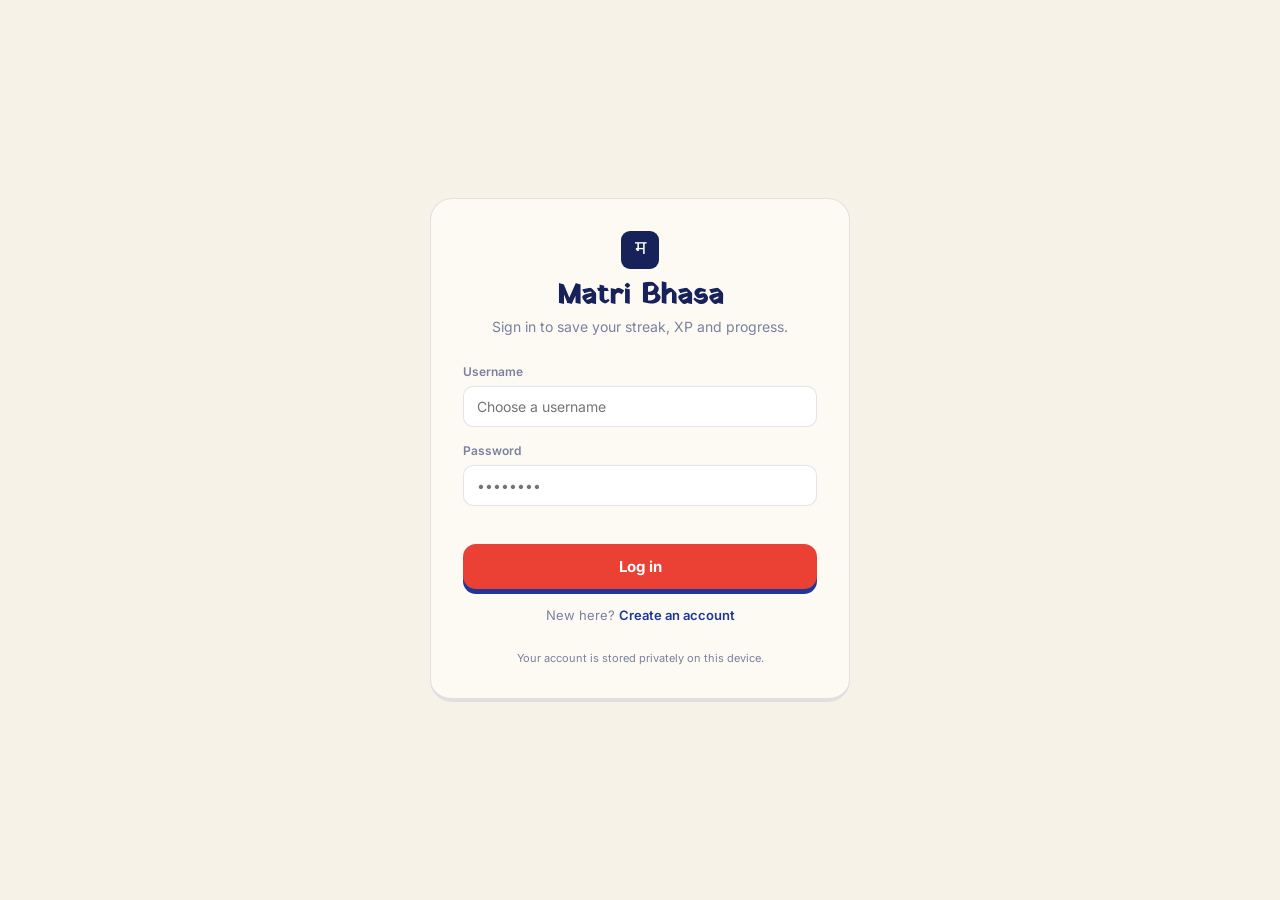
<file: languages.html>
<!DOCTYPE html>
<html lang="en">
<head>
<meta charset="UTF-8"/>
<meta name="viewport" content="width=device-width, initial-scale=1.0"/>
<title>Choose a language — Matri Bhasa</title>
<link rel="stylesheet" href="styles.css"/>
</head>
<body>

<!-- NAV -->
<nav>
  <a href="index.html" class="nav-brand">
    <div class="nav-logo dev">म</div>
    <div class="nav-brand-text">
      <span class="nav-title">Matri Bhasa</span>
      <span class="nav-subtitle">मातृ भाषा · Mother Language</span>
    </div>
  </a>
  <div class="nav-links">
    <a href="languages.html" class="active">Languages</a>
    <a href="badges.html">Badges</a>
    <a href="about.html">About</a>
  </div>
  <div class="nav-right">
    <div class="chip streak" id="chipStreak" title="Day streak"><span class="chip-icon">🔥</span><span id="streakVal">0</span></div>
    <div class="chip xp" id="chipXp" title="Total XP"><span class="chip-icon">⚡</span><span id="xpVal">0</span></div>
    <div class="chip level" id="chipLevel" title="Level"><span class="chip-icon">🏅</span><span id="levelVal">Seedling</span></div>
  </div>
</nav>

<div class="screen">
  <div class="screen-inner">
    <div class="screen-head">
      <p class="section-eyebrow">Choose your path</p>
      <h1 class="section-title">Which language today?</h1>
      <p class="section-body" style="margin:0 auto">Pick a course to start learning. Your XP, streak, and badges are shared across both.</p>
    </div>

    <div class="lang-select-grid">
      <div class="lang-select-card" onclick="location.href='lessons.html'">
        <div class="lang-select-script">नेपाली</div>
        <div class="lang-select-name">Nepali</div>
        <div class="lang-select-native">Nepali · Devanagari</div>
        <div class="lang-select-desc">The official language of Nepal — greetings, family, numbers, food, and more across 12 lessons.</div>
        <div class="lang-select-pill">Start learning →</div>
      </div>

      <div class="lang-select-card" onclick="location.href='newari.html'">
        <div class="lang-select-script">नेवाः</div>
        <div class="lang-select-name">Newari</div>
        <div class="lang-select-native">Nepal Bhasa · नेपाल भाषा</div>
        <div class="lang-select-desc">The classical language of the Kathmandu Valley — weather, valley cities, colours, and everyday Newar sayings.</div>
        <div class="lang-select-pill">Start learning →</div>
      </div>
    </div>
  </div>
</div>

<div class="xp-toast" id="xpToast"><span>⚡</span><span id="xpToastText">+10 XP</span></div>

<script src="data.js"></script>
<script src="state.js"></script>
<script src="auth.js"></script>
<script src="app.js"></script>
<script>
  const state = loadState();
  renderHud(state);
  consumeXpParam();
</script>
</body>
</html>
</file>
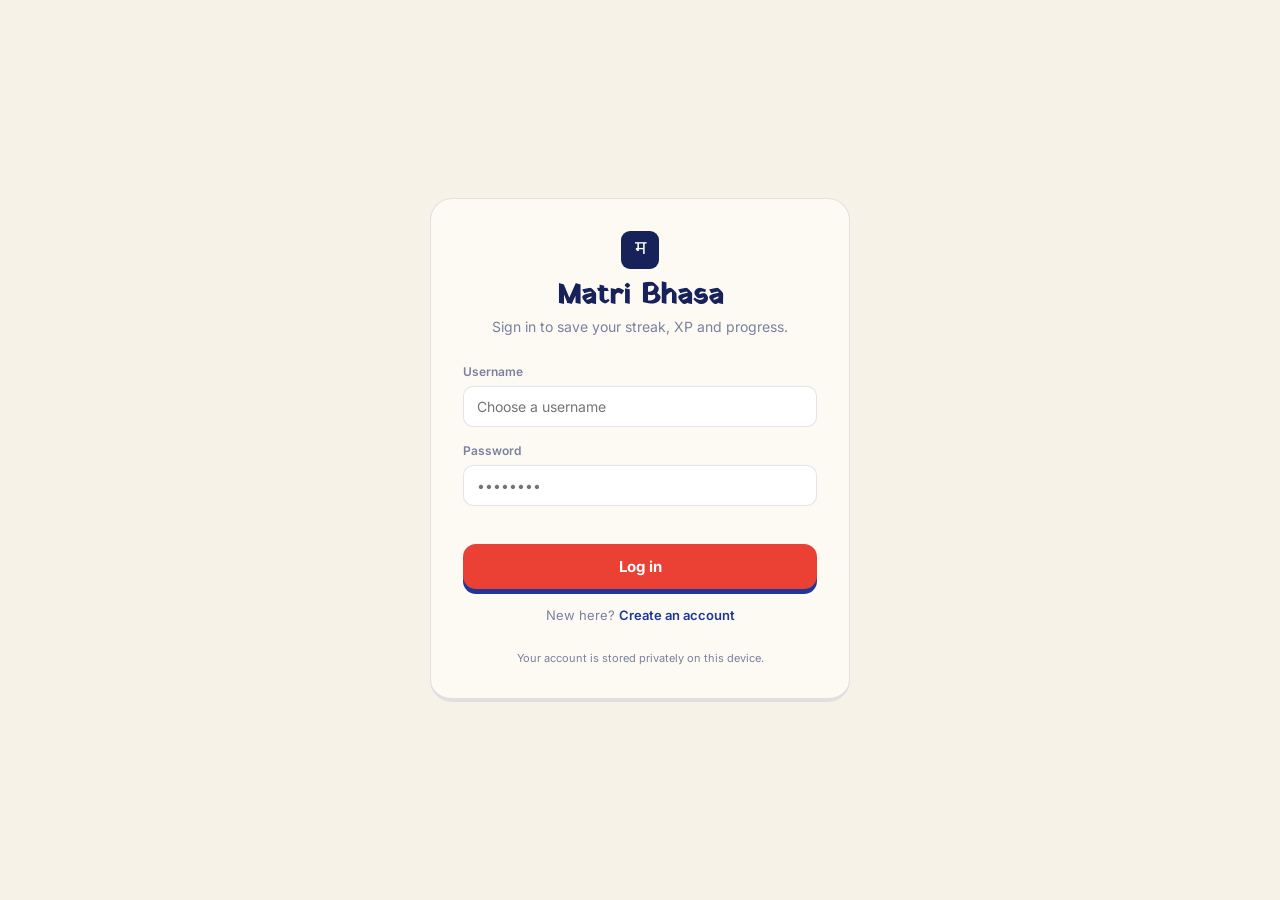
<file: lesson.html>
<!DOCTYPE html>
<html lang="en">
<head>
<meta charset="UTF-8"/>
<meta name="viewport" content="width=device-width, initial-scale=1.0"/>
<title>Lesson — Matri Bhasa</title>
<link rel="stylesheet" href="styles.css"/>
</head>
<body class="lesson-body">

<!-- TOPBAR -->
<div class="lesson-topbar">
  <a href="lessons.html" class="close-btn" title="Quit lesson">✕</a>
  <div class="topbar-bar"><div class="topbar-fill" id="topbarFill"></div></div>
  <div class="combo" id="combo" style="display:none"></div>
  <div class="hearts" id="hearts"></div>
</div>

<!-- MAIN -->
<div class="lesson-main">
  <div class="ex-card" id="exCard"><!-- rendered by JS --></div>
  <div class="feedback" id="feedback">
    <span class="feedback-icon" id="fbIcon">✓</span>
    <div>
      <div class="feedback-title" id="fbTitle">Correct!</div>
      <div class="feedback-detail" id="fbDetail"></div>
    </div>
  </div>
</div>

<!-- STICKY ACTION BAR -->
<div class="action-bar">
  <button class="btn btn-green" id="actionBtn" disabled onclick="onAction()">Check</button>
</div>

<!-- COMPLETION OVERLAY -->
<div class="overlay complete" id="completeOverlay">
  <div class="overlay-emoji" id="cEmoji">🎉</div>
  <div class="overlay-title">Lesson complete!</div>
  <div class="overlay-sub" id="cSub">Great work — keep it going.</div>
  <div class="overlay-stars" id="cStars"><span class="s">★</span><span class="s">★</span><span class="s">★</span></div>
  <div class="overlay-stats">
    <div class="overlay-stat"><div class="overlay-stat-num" id="cXp">+0</div><div class="overlay-stat-label">XP earned</div></div>
    <div class="overlay-stat"><div class="overlay-stat-num" id="cStreak">🔥 0</div><div class="overlay-stat-label">Day streak</div></div>
    <div class="overlay-stat"><div class="overlay-stat-num" id="cAcc">0/0</div><div class="overlay-stat-label">Correct</div></div>
  </div>
  <div class="overlay-actions">
    <button class="btn btn-saffron" onclick="goHome()">Keep learning →</button>
    <button class="btn btn-outline" style="color:#fff;border-color:rgba(247,242,232,0.5)" onclick="restart()">Practice again</button>
  </div>
</div>

<!-- FAIL OVERLAY -->
<div class="overlay fail" id="failOverlay">
  <div class="overlay-emoji">💔</div>
  <div class="overlay-title">Out of hearts!</div>
  <div class="overlay-sub">Don't worry — every master was once a beginner. Try again!</div>
  <div class="overlay-actions">
    <button class="btn btn-saffron" onclick="restart()">Try again</button>
    <button class="btn btn-outline" style="color:#fff;border-color:rgba(247,242,232,0.5)" onclick="goHomeNoXp()">Home</button>
  </div>
</div>

<canvas id="confetti"></canvas>

<script src="data.js"></script>
<script src="newari-data.js"></script>
<script src="state.js"></script>
<script src="auth.js"></script>
<script>
  requireAuth();                 // bounce to login if not signed in
  const state = loadState();
  const MAX_HEARTS = 3;

  /* ── locate the lesson (Nepali or Newari) ── */
  const params = new URLSearchParams(location.search);
  const lessonId = params.get('lesson');
  const lang = params.get('lang') === 'newari' ? 'newari' : 'nepali';
  const dataset = lang === 'newari' ? NEWARI_LESSONS : LESSONS;
  const backPage = lang === 'newari' ? 'newari.html' : 'lessons.html';
  const lesson = dataset.find(l => l.id === lessonId);
  if (!lesson) { location.href = 'languages.html'; }
  // route the quit button back to the right course
  document.querySelector('.close-btn').setAttribute('href', backPage);

  /* ── session state ── */
  let queue, totalEx, mastered, hearts, sessionXp, correctCount, totalAttempts, streak, bestStreak;
  let phase = 'answer';       // 'answer' → awaiting Check | 'continue' → result shown
  let current = null;         // current exercise
  let selected = null;        // MCQ-style chosen value (MATCH / RULE / SCRIPT)
  let built = [];             // BUILD assembled tokens
  let filled = '';            // FILL typed value

  function initSession() {
    queue = lesson.exercises.map(e => ({ ...e }));   // shallow copies (re-queueable)
    totalEx = queue.length;
    mastered = 0; hearts = MAX_HEARTS; sessionXp = 0; correctCount = 0; totalAttempts = 0;
    streak = 0; bestStreak = 0;
    document.getElementById('completeOverlay').classList.remove('show');
    document.getElementById('failOverlay').classList.remove('show');
    renderHearts();
    nextExercise();
  }

  /* ── SPEECH ── */
  function speakText(text, btn) {
    if (!('speechSynthesis' in window)) return;
    speechSynthesis.cancel();
    const u = new SpeechSynthesisUtterance(text);
    u.lang = 'ne-NP'; u.rate = 0.85;
    if (btn) { btn.classList.add('speaking'); u.onend = u.onerror = () => btn.classList.remove('speaking'); }
    speechSynthesis.speak(u);
  }

  /* ── HUD ── */
  function renderHearts() {
    let out = '';
    for (let i = 0; i < MAX_HEARTS; i++)
      out += `<span class="heart ${i < hearts ? '' : 'lost'}">${i < hearts ? '❤️' : '🩶'}</span>`;
    document.getElementById('hearts').innerHTML = out;
  }
  function renderProgress() {
    document.getElementById('topbarFill').style.width = (mastered / totalEx * 100) + '%';
  }

  function shuffle(arr) {
    const a = arr.slice();
    for (let i = a.length - 1; i > 0; i--) { const j = Math.floor(Math.random() * (i + 1)); [a[i], a[j]] = [a[j], a[i]]; }
    return a;
  }

  /* ── RENDER NEXT EXERCISE ── */
  function nextExercise() {
    current = queue[0];
    phase = 'answer'; selected = null; built = []; filled = '';
    renderProgress();
    renderCombo();
    document.getElementById('feedback').classList.remove('show');

    const card = document.getElementById('exCard');
    card.className = 'ex-card';
    const t = current.type;
    if (t === 'BUILD') card.innerHTML = renderBuild(current);
    else if (t === 'SELECT') card.innerHTML = renderSelect(current);
    else if (t === 'FILL') card.innerHTML = renderFill(current);
    else if (t === 'RULE') card.innerHTML = renderRule(current);
    else if (t === 'SCRIPT') card.innerHTML = renderScript(current);
    else card.innerHTML = renderMatch(current);
    if (t === 'FILL') setTimeout(() => { const i = document.getElementById('fillInput'); if (i) i.focus(); }, 30);

    const btn = document.getElementById('actionBtn');
    btn.className = 'btn btn-green';
    btn.textContent = 'Check';
    btn.disabled = true;
  }

  /* ── streak combo ── */
  function streakMultiplier(s) { if (s >= 10) return 3; if (s >= 6) return 2; if (s >= 3) return 1.5; return 1; }
  function renderCombo() {
    const c = document.getElementById('combo');
    if (streak >= 2) { c.style.display = ''; c.textContent = '🔥 ' + streak; c.classList.toggle('hot', streak >= 3); }
    else c.style.display = 'none';
  }

  /* ── BUILD ── */
  function renderBuild(ex) {
    const bank = shuffle(ex.wordBank);
    return `
      <div class="type-chip">🧩 Arrange</div>
      <div class="ex-instruction">${ex.instruction}</div>
      <div class="build-target">${ex.english}</div>
      <div class="build-note">Tap the tiles in the right order</div>
      <div class="answer-zone" id="answerZone"></div>
      <div class="word-bank" id="wordBank">
        ${bank.map((t, i) => `<button class="tile" data-token="${t}" data-i="${i}" onclick="pickTile(this)">${t}</button>`).join('')}
      </div>`;
  }
  function pickTile(el) {
    if (phase !== 'answer') return;
    el.classList.add('used');
    built.push({ token: el.dataset.token, ref: el });
    const zone = document.getElementById('answerZone');
    const placed = document.createElement('button');
    placed.className = 'tile';
    placed.textContent = el.dataset.token;
    placed.onclick = () => removeTile(placed, el);
    placed._bankRef = el;
    zone.appendChild(placed);
    syncBuildBtn();
  }
  function removeTile(placed, bankEl) {
    if (phase !== 'answer') return;
    bankEl.classList.remove('used');
    built = built.filter(b => b.ref !== bankEl);
    placed.remove();
    syncBuildBtn();
  }
  function syncBuildBtn() {
    document.getElementById('actionBtn').disabled = built.length === 0;
  }

  /* ── SELECT ── */
  function renderSelect(ex) {
    const opts = shuffle(ex.options);
    const promptHtml = ex.prompt.replace('_____', '<span class="select-blank" id="selBlank">&nbsp;</span>');
    return `
      <div class="type-chip">✏️ Choose</div>
      <div class="ex-instruction">${ex.instruction}</div>
      <div class="select-prompt dev">${promptHtml}</div>
      <div class="select-context">${ex.english}</div>
      <div class="select-options" id="selectOptions">
        ${opts.map(o => `<button class="tile dev" data-token="${o}" onclick="pickSelect(this)">${o}</button>`).join('')}
      </div>`;
  }
  function pickSelect(el) {
    if (phase !== 'answer') return;
    document.querySelectorAll('#selectOptions .tile').forEach(t => t.classList.remove('opt-selected'));
    el.classList.add('opt-selected');
    selected = el.dataset.token;
    const blank = document.getElementById('selBlank');
    blank.textContent = selected; blank.classList.add('filled');
    document.getElementById('actionBtn').disabled = false;
  }

  /* ── MATCH ── */
  function renderMatch(ex) {
    const opts = shuffle(ex.options);
    return `
      <div class="type-chip">🔍 Translate</div>
      <div class="ex-instruction">${ex.instruction}</div>
      <div class="match-prompt-row">
        <span class="match-prompt dev">${ex.prompt}</span>
        <button class="speak-btn" onclick="speakText('${ex.prompt}', this)" title="Hear it">🔊</button>
      </div>
      <div class="match-grid" id="matchGrid">
        ${opts.map(o => `<button class="mcq" data-val="${o}" onclick="pickMatch(this)">${o}</button>`).join('')}
      </div>`;
  }
  function pickMatch(el) {
    if (phase !== 'answer') return;
    document.querySelectorAll('#matchGrid .mcq').forEach(m => m.classList.remove('opt-selected'));
    el.classList.add('opt-selected');
    selected = el.dataset.val;
    document.getElementById('actionBtn').disabled = false;
  }

  /* ── RULE CARD → MCQ (explicit-first: name the rule, show examples, then test) ── */
  function renderRule(ex) {
    return `
      <div class="rule-card">
        <div class="rule-label">📘 Learn this</div>
        <div class="rule-text">${ex.rule}</div>
        <div class="rule-examples">${(ex.examples || []).map(e => `<div class="rule-example">${e}</div>`).join('')}</div>
      </div>
      <div class="ex-instruction">${ex.instruction || 'Now answer:'}</div>
      <div class="rule-question">${ex.question}</div>
      <div class="match-grid" id="matchGrid">
        ${shuffle(ex.options).map(o => `<button class="mcq" data-val="${o}" onclick="pickMatch(this)">${o}</button>`).join('')}
      </div>`;
  }

  /* ── SCRIPT: Devanagari → romanization recognition (no typing) ── */
  function renderScript(ex) {
    return `
      <div class="type-chip">🔤 Devanagari</div>
      <div class="ex-instruction">${ex.instruction || 'Which sound does this make?'}</div>
      <div class="match-prompt-row">
        <span class="match-prompt dev">${ex.prompt}</span>
        <button class="speak-btn" onclick="speakText('${ex.prompt}', this)" title="Hear it">🔊</button>
      </div>
      <div class="match-grid" id="matchGrid">
        ${shuffle(ex.options).map(o => `<button class="mcq" data-val="${o}" onclick="pickMatch(this)">${o}</button>`).join('')}
      </div>`;
  }

  /* ── FILL: typed production (freeform or exact match) ── */
  function renderFill(ex) {
    const prompt = (ex.prompt || '').replace('_____', '<span class="fill-gap">______</span>');
    return `
      <div class="type-chip">⌨️ Fill in the blank</div>
      <div class="ex-instruction">${ex.instruction || 'Type the answer'}</div>
      <div class="fill-prompt">${prompt}</div>
      ${ex.english ? `<div class="fill-context">${ex.english}</div>` : ''}
      <input id="fillInput" class="fill-input" type="text" autocomplete="off" autocapitalize="off" spellcheck="false"
        placeholder="Type your answer…" oninput="syncFill()"
        onkeydown="if(event.key==='Enter' && !document.getElementById('actionBtn').disabled) onAction()"/>`;
  }
  function syncFill() {
    filled = document.getElementById('fillInput').value;
    document.getElementById('actionBtn').disabled = filled.trim().length === 0;
  }
  function checkFill(ex, value) {
    const v = (value || '').trim();
    if (ex.freeform) return v.length >= (ex.minLength || 2);
    return (ex.acceptedAnswers || []).map(a => a.toLowerCase()).includes(v.toLowerCase());
  }
  function lockFill(correct) {
    const inp = document.getElementById('fillInput');
    inp.disabled = true;
    inp.classList.add(correct ? 'opt-correct' : 'opt-wrong');
  }

  /* ── ACTION BUTTON (Check → Continue) ── */
  function onAction() {
    if (phase === 'answer') checkAnswer();
    else continueNext();
  }

  function checkAnswer() {
    const t = current.type;
    let correct = false;
    if (t === 'BUILD') {
      const assembled = built.map(b => b.token);
      correct = assembled.length === current.answer.length &&
        assembled.every((x, i) => x === current.answer[i]);
      lockBuild(correct);
    } else if (t === 'SELECT') {
      correct = selected === current.answer;
      lockTiles('#selectOptions .tile', current.answer);
    } else if (t === 'FILL') {
      correct = checkFill(current, filled);
      lockFill(correct);
    } else {                                   // MATCH, RULE, SCRIPT — all MCQ
      correct = selected === current.answer;
      lockTiles('#matchGrid .mcq', current.answer, 'data-val');
    }

    totalAttempts++;
    const card = document.getElementById('exCard');
    // production tasks are worth more; streak multiplier on top (×1.5 / ×2 / ×3)
    const base = (t === 'BUILD' || t === 'SELECT' || t === 'FILL') ? 15 : 10;
    let gain = 0;

    if (correct) {
      correctCount++;
      streak++; bestStreak = Math.max(bestStreak, streak);
      gain = Math.round(base * streakMultiplier(streak));
      sessionXp += gain;
      awardXp(state, gain);
      card.classList.remove('flash-bad'); void card.offsetWidth; card.classList.add('flash-ok');
      current._passed = true;
    } else {
      streak = 0;
      hearts--; renderHearts();
      card.classList.remove('flash-ok'); void card.offsetWidth; card.classList.add('flash-bad');
      current._passed = false;
    }
    renderCombo();
    showFeedback(correct, gain);

    phase = 'continue';
    const btn = document.getElementById('actionBtn');
    btn.disabled = false;
    btn.className = 'btn ' + (correct ? 'btn-green' : 'bad');
    btn.textContent = hearts <= 0 ? 'See results' : 'Continue';
  }

  function lockBuild(correct) {
    document.querySelectorAll('#wordBank .tile').forEach(t => t.classList.add('locked'));
    document.querySelectorAll('#answerZone .tile').forEach((t, i) => {
      t.classList.add('locked');
      t.classList.add(t.textContent === current.answer[i] ? 'opt-correct' : 'opt-wrong');
    });
  }
  function lockTiles(sel, answer, attr) {
    document.querySelectorAll(sel).forEach(t => {
      t.classList.add('locked');
      const val = attr ? t.getAttribute(attr) : t.dataset.token;
      if (val === answer) t.classList.add('opt-correct');
      else if (val === selected) t.classList.add('opt-wrong');
    });
  }

  function answerText(ex) {
    if (ex.type === 'BUILD') return ex.answer.join(' ');
    if (ex.type === 'FILL') return ex.freeform ? '(any sensible answer)' : (ex.acceptedAnswers ? ex.acceptedAnswers[0] : ex.answer);
    return ex.answer;
  }
  function showFeedback(correct, gain) {
    const fb = document.getElementById('feedback');
    fb.className = 'feedback show ' + (correct ? 'ok' : 'bad');
    document.getElementById('fbIcon').textContent = correct ? '✓' : '✗';
    let title = correct ? `Correct!  +${gain} XP` : 'Oops!';
    if (correct && streak >= 3) title += `  · 🔥 ${streak} streak ×${streakMultiplier(streak)}`;
    document.getElementById('fbTitle').textContent = title;
    const detail = current.explanation || current.translation || '';
    if (correct) {
      document.getElementById('fbDetail').innerHTML = detail;
    } else {
      document.getElementById('fbDetail').innerHTML =
        `Correct answer: <span class="dev">${answerText(current)}</span>` + (detail ? `<br>${detail}` : '');
    }
  }

  function continueNext() {
    if (hearts <= 0) { failLesson(); return; }
    const ex = queue.shift();
    if (ex._passed) {
      mastered++;
    } else {
      ex._passed = undefined;
      queue.push(ex);      // re-queue missed exercise to the end
    }
    if (queue.length === 0) { completeLesson(); return; }
    nextExercise();
  }

  /* ── COMPLETE / FAIL ── */
  function completeLesson() {
    renderProgress();
    const stars = Math.max(1, hearts);                  // 1–3 based on hearts left
    bumpStreak(state);
    recordLesson(state, lesson.id, stars, sessionXp);

    document.getElementById('cEmoji').textContent = ['😺','🌟','🎉','🏆'][stars] || '🎉';
    document.getElementById('cSub').textContent = stars === 3
      ? 'Flawless run — full hearts!' : 'Nicely done. Replay for a perfect 3 stars.';
    document.getElementById('cXp').textContent = '+' + sessionXp;
    document.getElementById('cStreak').textContent = '🔥 ' + state.streak;
    document.getElementById('cAcc').textContent = correctCount + '/' + totalAttempts;
    document.querySelectorAll('#cStars .s').forEach((s, i) => {
      s.classList.toggle('lit', i < stars);
      s.style.animationDelay = (i * 0.15) + 's';
    });
    document.getElementById('completeOverlay').classList.add('show');
    if (stars === 3) fireConfetti();
  }

  function failLesson() {
    // attempt still counts toward the record (no stars)
    recordLesson(state, lesson.id, 0, sessionXp);
    document.getElementById('failOverlay').classList.add('show');
  }

  function goHome() { location.href = backPage + '?xp=' + sessionXp; }
  function goHomeNoXp() { location.href = backPage; }
  function restart() { initSession(); }

  /* ── CONFETTI ── */
  function fireConfetti() {
    const canvas = document.getElementById('confetti');
    const ctx = canvas.getContext('2d');
    canvas.width = innerWidth; canvas.height = innerHeight;
    const colors = ['#0D3D2E','#2E8B64','#E8930A','#C4684F','#6B4FA0','#FBE5B8'];
    const parts = Array.from({ length: 100 }, () => ({
      x: Math.random() * canvas.width,
      y: -20 - Math.random() * canvas.height * 0.5,
      r: 5 + Math.random() * 6,
      c: colors[Math.floor(Math.random() * colors.length)],
      vx: -2 + Math.random() * 4,
      vy: 3 + Math.random() * 4,
      tilt: Math.random() * Math.PI,
      vt: -0.2 + Math.random() * 0.4,
    }));
    let frame = 0;
    (function loop() {
      ctx.clearRect(0, 0, canvas.width, canvas.height);
      parts.forEach(p => {
        p.x += p.vx; p.y += p.vy; p.tilt += p.vt;
        ctx.save();
        ctx.translate(p.x, p.y);
        ctx.rotate(p.tilt);
        ctx.fillStyle = p.c;
        ctx.beginPath();
        ctx.ellipse(0, 0, p.r, p.r * 0.55, 0, 0, Math.PI * 2);
        ctx.fill();
        ctx.restore();
      });
      frame++;
      if (frame < 180) requestAnimationFrame(loop);
      else ctx.clearRect(0, 0, canvas.width, canvas.height);
    })();
  }

  /* ── GO ── */
  initSession();
</script>
</body>
</html>
</file>
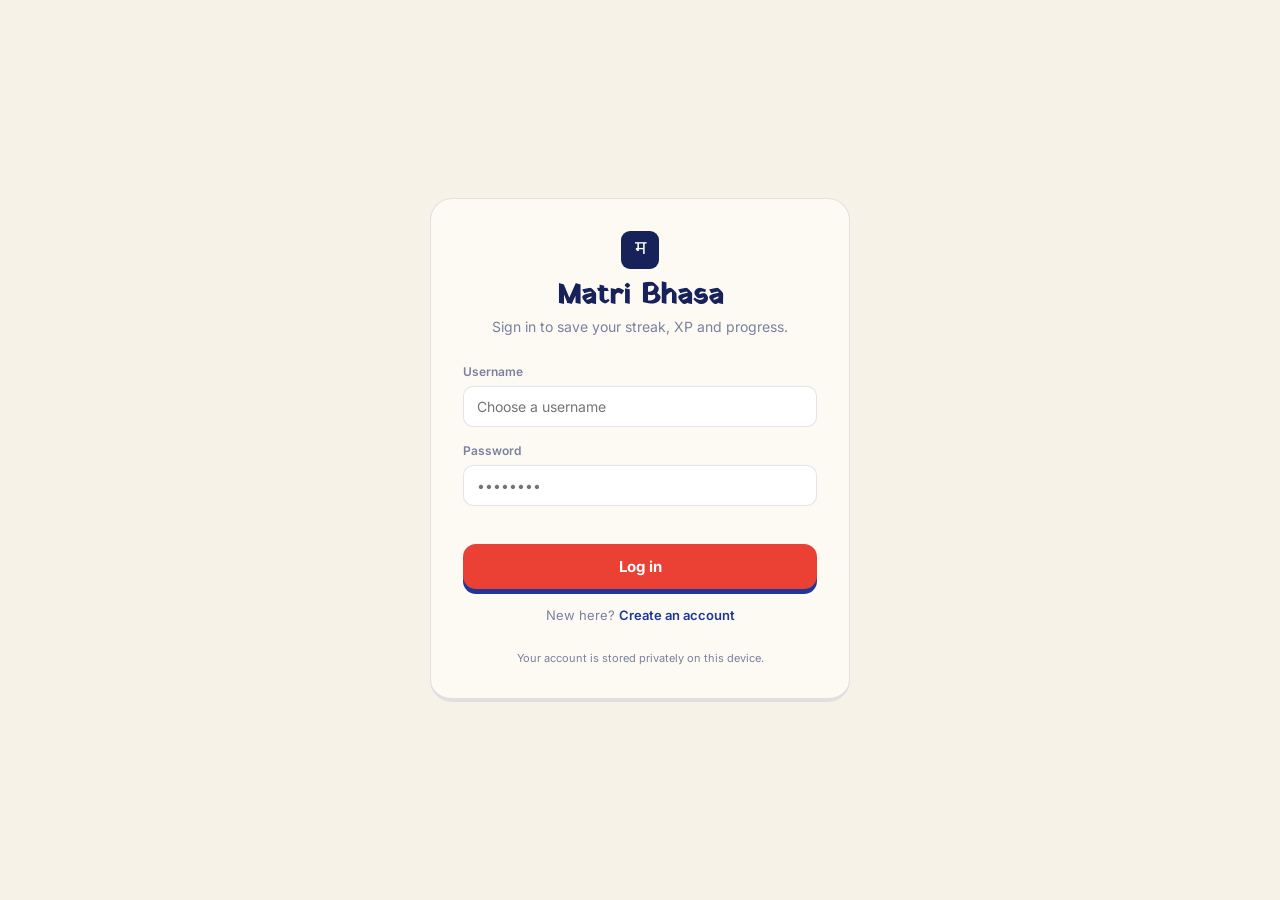
<file: login.html>
<!DOCTYPE html>
<html lang="en">
<head>
<meta charset="UTF-8"/>
<meta name="viewport" content="width=device-width, initial-scale=1.0"/>
<title>Sign in — Matri Bhasa</title>
<link rel="stylesheet" href="styles.css"/>
</head>
<body>

<div class="auth-wrap">
  <div class="auth-card">
    <div class="auth-brand">
      <div class="nav-logo dev" style="margin:0 auto 12px">म</div>
      <h1 class="auth-title">Matri Bhasa</h1>
      <p class="auth-sub">Sign in to save your streak, XP and progress.</p>
    </div>

    <!-- ███ MAIN AUTH VIEW ███ -->
    <div id="authView">
      <!-- Google + method tabs are temporarily disabled (kept here for later) -->
      <button class="google-btn hidden" id="googleBtn">
        <span class="google-g">G</span> Continue with Google
      </button>
      <div id="gsiButton" class="hidden"></div>
      <div class="auth-divider hidden">or</div>
      <div class="auth-tabs hidden">
        <button class="auth-tab active" id="tabEmail" onclick="selectMethod('email')">Email</button>
        <button class="auth-tab" id="tabPhone" onclick="selectMethod('phone')">Phone</button>
      </div>

      <!-- USERNAME + PASSWORD panel -->
      <div id="emailPanel">
        <div class="field hidden" id="nameField">
          <label>Name</label>
          <input id="emName" type="text" placeholder="Your name" autocomplete="name"/>
        </div>
        <div class="field">
          <label>Username</label>
          <input id="emEmail" type="text" placeholder="Choose a username" autocomplete="username"/>
        </div>
        <div class="field">
          <label>Password</label>
          <input id="emPass" type="password" placeholder="••••••••" autocomplete="current-password"/>
        </div>
        <div class="auth-error" id="emError"></div>
        <button class="btn btn-green auth-submit" id="emSubmit" onclick="submitEmail()">Log in</button>
        <div class="auth-switch">
          <span id="emSwitchText">New here?</span>
          <a id="emSwitchLink" onclick="toggleEmailMode()">Create an account</a>
        </div>
      </div>

      <!-- PHONE panel -->
      <div id="phonePanel" class="hidden">
        <div class="field">
          <label>Phone number</label>
          <input id="phNumber" type="tel" placeholder="+977 98XXXXXXXX" autocomplete="tel"/>
        </div>
        <div class="field">
          <label>Name <span style="color:var(--text-muted);font-weight:400">(new accounts only)</span></label>
          <input id="phName" type="text" placeholder="Your name"/>
        </div>
        <div class="auth-error" id="phError"></div>
        <button class="btn btn-green auth-submit" id="phSubmit" onclick="submitPhone()">Send code</button>
        <div class="auth-switch">We'll text you a one-time verification code.</div>
      </div>
    </div>

    <!-- ███ OTP VIEW ███ -->
    <div id="otpView" class="hidden">
      <p class="auth-sub" id="otpTarget">Enter the code sent to you</p>
      <div class="otp-demo" id="otpDemo">Demo mode — code: <strong id="otpCode">000000</strong></div>
      <div class="field">
        <input id="otpInput" class="otp-input" type="text" inputmode="numeric" maxlength="6" placeholder="------"/>
      </div>
      <div class="auth-error" id="otpError"></div>
      <button class="btn btn-green auth-submit" onclick="submitOtp()">Verify</button>
      <div class="auth-switch">
        <a onclick="resendOtp()">Resend code</a> &nbsp;·&nbsp; <a onclick="backToAuth()">← Back</a>
      </div>
    </div>

    <p class="auth-fineprint">Your account is stored privately on this device.</p>
  </div>
</div>

<!-- Google account chooser (local fallback — shows Google accounts saved on this browser) -->
<div id="googleChooser" class="g-chooser hidden">
  <div class="g-chooser-card">
    <div class="g-chooser-head"><span class="google-g">G</span> Choose an account</div>
    <div id="gAccountList"></div>
    <button class="g-add" onclick="gAddAccount()">＋ Use another account</button>
    <div id="gAddForm" class="hidden">
      <input id="gEmail" type="email" placeholder="Google email"/>
      <input id="gName" type="text" placeholder="Your name"/>
      <button class="btn btn-green" style="width:100%" onclick="gCreate()">Continue</button>
    </div>
    <span class="g-cancel" onclick="closeGoogleChooser()">Cancel</span>
  </div>
</div>

<script src="https://accounts.google.com/gsi/client" async defer></script>
<script src="auth.js"></script>
<script>
  /* already signed in? skip to the app */
  if (currentUser()) location.replace('index.html');

  let method = 'email';        // 'email' | 'phone'
  let emailMode = 'login';     // 'login' | 'signup'
  let pending = null;          // { purpose, ... } carried into the OTP step

  /* ── method tabs ── */
  function selectMethod(m) {
    method = m;
    document.getElementById('tabEmail').classList.toggle('active', m === 'email');
    document.getElementById('tabPhone').classList.toggle('active', m === 'phone');
    document.getElementById('emailPanel').classList.toggle('hidden', m !== 'email');
    document.getElementById('phonePanel').classList.toggle('hidden', m !== 'phone');
  }

  /* ── login/signup toggle ── */
  function toggleEmailMode() {
    emailMode = emailMode === 'login' ? 'signup' : 'login';
    const signup = emailMode === 'signup';
    document.getElementById('emSubmit').textContent = signup ? 'Create account' : 'Log in';
    document.getElementById('emSwitchText').textContent = signup ? 'Already have an account?' : 'New here?';
    document.getElementById('emSwitchLink').textContent = signup ? 'Log in instead' : 'Create an account';
    document.getElementById('emPass').setAttribute('autocomplete', signup ? 'new-password' : 'current-password');
    document.getElementById('emError').textContent = '';
  }

  /* ── USERNAME + PASSWORD submit (OTP verification disabled for now) ── */
  async function submitEmail() {
    const err = document.getElementById('emError');
    const username = document.getElementById('emEmail').value.trim();
    const pass = document.getElementById('emPass').value;
    err.textContent = '';
    if (username.length < 3) { err.textContent = 'Username must be at least 3 characters.'; return; }
    if (pass.length < 6) { err.textContent = 'Password must be at least 6 characters.'; return; }

    if (emailMode === 'login') {
      const user = findByUsername(username);
      if (!user || !user.passwordHash) { err.textContent = 'No account found with that username.'; return; }
      const hash = await hashPassword(pass);
      if (hash !== user.passwordHash) { err.textContent = 'Incorrect password.'; return; }
      finish(user.id);
    } else {
      if (findByUsername(username)) { err.textContent = 'That username is taken. Choose another.'; return; }
      const passwordHash = await hashPassword(pass);
      const user = createUser({ method: 'password', name: username, username, passwordHash, verified: true });
      finish(user.id);   // straight in — no OTP step
    }
  }

  /* ── PHONE submit ── */
  function submitPhone() {
    const err = document.getElementById('phError');
    const phone = normPhone(document.getElementById('phNumber').value);
    const name = document.getElementById('phName').value.trim();
    err.textContent = '';
    if (phone.replace(/\D/g, '').length < 7) { err.textContent = 'Enter a valid phone number.'; return; }
    const existing = findByPhone(phone);
    pending = { purpose: 'phone', phone, name, existingId: existing ? existing.id : null };
    const code = issueOtp(phone, 'phone');
    showOtp('Enter the code we texted to ' + phone, code);
  }

  /* ── GOOGLE ──
     If GOOGLE_CLIENT_ID (in auth.js) is set, real Google Identity Services
     loads and shows the actual Google accounts saved in this browser.
     Otherwise we show a local chooser of Google accounts saved on this device. */
  function decodeJwt(token) {
    try {
      const json = atob(token.split('.')[1].replace(/-/g, '+').replace(/_/g, '/'));
      return JSON.parse(decodeURIComponent(json.split('').map(c => '%' + ('00' + c.charCodeAt(0).toString(16)).slice(-2)).join('')));
    } catch (e) { return {}; }
  }
  function handleGoogleCredential(resp) {
    const p = decodeJwt(resp.credential);
    if (!p.email) return;
    let user = findByEmail(p.email);
    if (!user) user = createUser({ method: 'google', name: p.name || p.email.split('@')[0], email: normEmail(p.email), verified: true, picture: p.picture });
    finish(user.id);
  }
  function initRealGoogle() {
    if (!GOOGLE_CLIENT_ID || !(window.google && google.accounts && google.accounts.id)) return false;
    google.accounts.id.initialize({ client_id: GOOGLE_CLIENT_ID, callback: handleGoogleCredential, auto_select: false });
    google.accounts.id.renderButton(document.getElementById('gsiButton'), { theme: 'outline', size: 'large', width: 336, text: 'continue_with' });
    google.accounts.id.prompt();            // One Tap: shows the accounts saved in the browser
    document.getElementById('googleBtn').classList.add('hidden');
    return true;
  }
  window.addEventListener('load', initRealGoogle);

  /* local fallback chooser */
  document.getElementById('googleBtn').onclick = openGoogleChooser;
  function openGoogleChooser() {
    if (initRealGoogle()) return;           // prefer real Google if configured
    const saved = Object.values(getUsers()).filter(u => u.method === 'google');
    const list = document.getElementById('gAccountList');
    list.innerHTML = saved.length
      ? saved.map(u => `
        <button class="g-acc" data-id="${u.id}">
          <span class="g-acc-av">${(u.name || u.email || 'G')[0].toUpperCase()}</span>
          <span class="g-acc-info"><b>${u.name || ''}</b><small>${u.email}</small></span>
        </button>`).join('')
      : '<div class="g-empty">No Google accounts saved on this browser yet — add one below.</div>';
    list.querySelectorAll('.g-acc').forEach(b => b.onclick = () => finish(b.dataset.id));
    document.getElementById('gAddForm').classList.toggle('hidden', saved.length > 0);
    document.getElementById('googleChooser').classList.remove('hidden');
  }
  function gAddAccount() { document.getElementById('gAddForm').classList.remove('hidden'); document.getElementById('gEmail').focus(); }
  function gCreate() {
    const email = document.getElementById('gEmail').value.trim();
    const name = document.getElementById('gName').value.trim() || email.split('@')[0];
    if (!/^[^@\s]+@[^@\s]+\.[^@\s]+$/.test(email)) { alert('Please enter a valid Google email.'); return; }
    let user = findByEmail(email);
    if (!user) user = createUser({ method: 'google', name, email: normEmail(email), verified: true });
    finish(user.id);
  }
  function closeGoogleChooser() { document.getElementById('googleChooser').classList.add('hidden'); }

  /* ── OTP step ── */
  function showOtp(targetMsg, code) {
    document.getElementById('authView').classList.add('hidden');
    document.getElementById('otpView').classList.remove('hidden');
    document.getElementById('otpTarget').textContent = targetMsg;
    document.getElementById('otpCode').textContent = code;   // demo: reveal the code
    document.getElementById('otpInput').value = '';
    document.getElementById('otpError').textContent = '';
    document.getElementById('otpInput').focus();
  }
  function backToAuth() {
    clearOtp();
    document.getElementById('otpView').classList.add('hidden');
    document.getElementById('authView').classList.remove('hidden');
  }
  function resendOtp() {
    if (!pending) return;
    const code = issueOtp(pending.phone || pending.userId, pending.purpose);
    document.getElementById('otpCode').textContent = code;
    document.getElementById('otpError').textContent = '';
    document.getElementById('otpInput').value = '';
  }
  function submitOtp() {
    const err = document.getElementById('otpError');
    const res = verifyOtp(document.getElementById('otpInput').value);
    if (!res.ok) { err.textContent = res.reason; return; }
    clearOtp();
    if (pending.purpose === 'verify-email') {
      updateUser(pending.userId, { verified: true });
      finish(pending.userId);
    } else if (pending.purpose === 'phone') {
      if (pending.existingId) {
        finish(pending.existingId);
      } else {
        const user = createUser({ method: 'phone', name: pending.name || 'Learner', phone: pending.phone, verified: true });
        finish(user.id);
      }
    }
  }

  /* ── done ── */
  function finish(userId) {
    setSession(userId);
    location.href = 'index.html';
  }

  /* allow Enter to submit on each input */
  document.getElementById('emPass').addEventListener('keydown', e => { if (e.key === 'Enter') submitEmail(); });
  document.getElementById('phNumber').addEventListener('keydown', e => { if (e.key === 'Enter') submitPhone(); });
  document.getElementById('otpInput').addEventListener('keydown', e => { if (e.key === 'Enter') submitOtp(); });
</script>
</body>
</html>
</file>
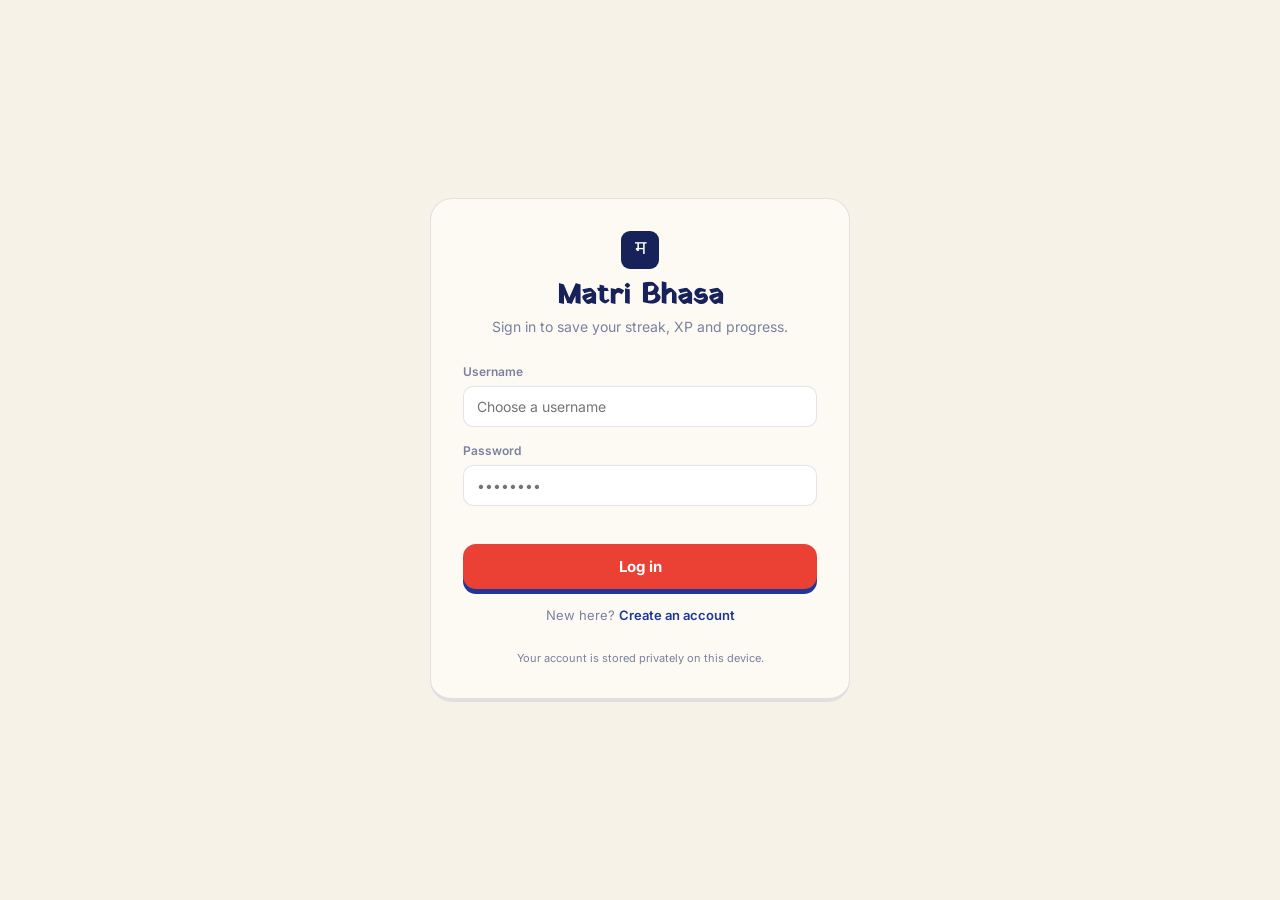
<file: newari-words.html>
<!DOCTYPE html>
<html lang="en">
<head>
<meta charset="UTF-8"/>
<meta name="viewport" content="width=device-width, initial-scale=1.0"/>
<title>Nepal Bhasa — Word list</title>
<link rel="stylesheet" href="styles.css"/>
</head>
<body>

<!-- NAV -->
<nav>
  <a href="index.html" class="nav-brand">
    <div class="nav-logo dev">म</div>
    <div class="nav-brand-text">
      <span class="nav-title">Matri Bhasa</span>
      <span class="nav-subtitle">मातृ भाषा · Mother Language</span>
    </div>
  </a>
  <div class="nav-links">
    <a href="languages.html" class="active">Languages</a>
    <a href="badges.html">Badges</a>
    <a href="about.html">About</a>
  </div>
  <div class="nav-right">
    <div class="chip streak" id="chipStreak" title="Day streak"><span class="chip-icon">🔥</span><span id="streakVal">0</span></div>
    <div class="chip xp" id="chipXp" title="Total XP"><span class="chip-icon">⚡</span><span id="xpVal">0</span></div>
    <div class="chip level" id="chipLevel" title="Level"><span class="chip-icon">🏅</span><span id="levelVal">Seedling</span></div>
  </div>
</nav>

<div class="dict-wrap">
  <div style="text-align:center">
    <p class="section-eyebrow"><a href="newari.html" style="color:var(--green-light);text-decoration:none">← Lessons</a> · Newari</p>
    <h1 class="section-title">नेपाल भाषा — Word list</h1>
    <p class="section-body" style="margin:0 auto">Every word and sentence in the course, with its definition.</p>
  </div>

  <div class="dict-tabs">
    <button class="dict-tab active" id="tabWords" onclick="setTab('words')">Words</button>
    <button class="dict-tab" id="tabSentences" onclick="setTab('sentences')">Sentences</button>
  </div>
  <input class="glossary-search" id="search" type="text" placeholder="Search English, Devanagari, or transliteration…" oninput="render()"/>
  <div class="gloss-count" id="count"></div>

  <div id="wordsView"></div>
  <div id="sentencesView" class="hidden"></div>
</div>

<script src="newari-data.js"></script>
<script src="state.js"></script>
<script src="auth.js"></script>
<script src="app.js"></script>
<script>
  const state = loadState();
  renderHud(state);

  let tab = 'words';
  function setTab(t) {
    tab = t;
    document.getElementById('tabWords').classList.toggle('active', t === 'words');
    document.getElementById('tabSentences').classList.toggle('active', t === 'sentences');
    document.getElementById('wordsView').classList.toggle('hidden', t !== 'words');
    document.getElementById('sentencesView').classList.toggle('hidden', t !== 'sentences');
    render();
  }

  const norm = s => (s || '').toLowerCase();
  function matches(q, ...fields) { return !q || fields.some(f => norm(f).includes(q)); }

  function render() {
    const q = norm(document.getElementById('search').value.trim());
    if (tab === 'words') renderWords(q); else renderSentences(q);
  }

  function renderWords(q) {
    const items = NEWARI_VOCAB.filter(v => matches(q, v.en, v.dev, v.roman, v.cat));
    // group by category, preserving first-seen order
    const groups = {}; const order = [];
    items.forEach(v => { if (!groups[v.cat]) { groups[v.cat] = []; order.push(v.cat); } groups[v.cat].push(v); });
    document.getElementById('count').textContent = items.length + ' of ' + NEWARI_VOCAB.length + ' words';
    const html = items.length ? order.map(cat => `
      <div class="gloss-group">
        <div class="gloss-cat">${cat.replace(/_/g, ' ')}</div>
        <div class="gloss-grid">
          ${groups[cat].map(v => `
            <div class="gloss-item">
              <div class="gloss-dev">${v.dev}</div>
              <div class="gloss-roman">${v.roman}</div>
              <div class="gloss-en">${v.en}</div>
            </div>`).join('')}
        </div>
      </div>`).join('') : '<div class="gloss-empty">No matches.</div>';
    document.getElementById('wordsView').innerHTML = html;
  }

  function renderSentences(q) {
    const items = NEWARI_SENTENCES.filter(s => matches(q, s.en, s.dev, s.roman, s.note, s.pattern, s.cat));
    document.getElementById('count').textContent = items.length + ' of ' + NEWARI_SENTENCES.length + ' sentences';
    const html = items.length ? `<div class="gloss-grid" style="grid-template-columns:repeat(auto-fill,minmax(300px,1fr))">
      ${items.map(s => `
        <div class="gloss-item">
          <div class="gloss-dev" style="font-size:17px">${s.dev}</div>
          <div class="gloss-roman">${s.roman}</div>
          <div class="gloss-en">${s.en}</div>
          <div class="gloss-note"><strong>${s.pattern || ''}</strong>${s.note ? ' — ' + s.note : ''}</div>
        </div>`).join('')}
    </div>` : '<div class="gloss-empty">No matches.</div>';
    document.getElementById('sentencesView').innerHTML = html;
  }

  render();
</script>
</body>
</html>
</file>
<file: styles.css>
/* ============================================================
   styles.css — shared design system (index.html + lesson.html)
   ============================================================ */

@import url('https://fonts.googleapis.com/css2?family=Yatra+One&family=Inter:wght@400;500;600;700&family=Noto+Sans+Devanagari:wght@400;600;700&display=swap');

:root {
  --green-deep:  #162259;
  --green-mid:   #1e3799;
  --green-light: #eb4034;
  --parchment:   #F7F2E8;
  --parchment-dark: #EDE7D5;
  --card-bg:     #FDFAF4;
  --saffron:     #eb4034;
  --saffron-dark:#c41f14;
  --saffron-light:#fde8e7;
  --terracotta:  #C4684F;
  --terra-dark:  #9C4A36;
  --terra-light: #F5E0DA;
  --purple:      #6B4FA0;
  --purple-light:#EDE8F7;
  --text-dark:   #0d1636;
  --text-mid:    #2e3a6e;
  --text-muted:  #7a819e;
  --border:      rgba(22,34,89,0.12);
}

*, *::before, *::after { box-sizing: border-box; margin: 0; padding: 0; }
html { scroll-behavior: smooth; }
body {
  font-family: 'Inter', sans-serif;
  background: var(--parchment);
  color: var(--text-dark);
  line-height: 1.6;
  -webkit-font-smoothing: antialiased;
}
.dev { font-family: 'Noto Sans Devanagari', sans-serif; }

/* ── NAV ── */
nav {
  position: sticky; top: 0; z-index: 100;
  background: rgba(247,242,232,0.92);
  backdrop-filter: blur(12px);
  border-bottom: 1px solid var(--border);
  padding: 0 2rem; height: 62px;
  display: flex; align-items: center; justify-content: space-between;
}
.nav-brand { display: flex; align-items: center; gap: 10px; text-decoration: none; }
.nav-logo {
  width: 38px; height: 38px; background: var(--green-deep); border-radius: 9px;
  display: flex; align-items: center; justify-content: center;
  font-family: 'Noto Sans Devanagari', sans-serif; font-size: 19px; color: #fff;
}
.nav-brand-text { display: flex; flex-direction: column; }
.nav-title { font-size: 15px; font-weight: 700; color: var(--green-deep); line-height: 1.2; }
.nav-subtitle { font-size: 10px; color: var(--text-muted); letter-spacing: 0.04em; }
.nav-links { display: flex; gap: 22px; align-items: center; }
.nav-links a { font-size: 13px; color: var(--text-mid); text-decoration: none; font-weight: 500; transition: color 0.2s; }
.nav-links a:hover { color: var(--green-deep); }
.nav-right { display: flex; align-items: center; gap: 10px; }

/* stat chips */
.chip {
  display: flex; align-items: center; gap: 5px;
  font-size: 14px; font-weight: 700; padding: 5px 11px; border-radius: 20px;
  background: var(--card-bg); border: 1px solid var(--border);
}
.chip .chip-icon { font-size: 15px; line-height: 1; }
.chip.streak { color: var(--saffron); }
.chip.xp { color: var(--green-mid); }
.chip.level { color: var(--purple); }
.chip.pop { animation: chipPop 0.5s ease; }
@keyframes chipPop { 0%{transform:scale(1);} 40%{transform:scale(1.25);} 100%{transform:scale(1);} }

/* ── WORD OF THE DAY BANNER ── */
.wotd {
  background: linear-gradient(100deg, var(--green-deep), var(--green-mid));
  color: var(--parchment);
  padding: 12px 2rem;
  display: flex; align-items: center; justify-content: center; gap: 18px; flex-wrap: wrap;
}
.wotd-label {
  font-size: 10px; font-weight: 700; letter-spacing: 0.12em; text-transform: uppercase;
  color: var(--saffron-light); opacity: 0.9;
}
.wotd-word { font-family: 'Noto Sans Devanagari', sans-serif; font-size: 26px; font-weight: 700; }
.wotd-roman { font-size: 14px; color: rgba(247,242,232,0.7); font-style: italic; }
.wotd-en { font-size: 14px; font-weight: 600; }
.wotd-sep { color: rgba(247,242,232,0.3); }
.wotd-hear {
  background: rgba(232,147,10,0.25); border: 1px solid rgba(232,147,10,0.5);
  color: var(--saffron-light); font-size: 13px; font-weight: 600;
  padding: 5px 14px; border-radius: 20px; cursor: pointer; transition: background 0.2s;
}
.wotd-hear:hover { background: rgba(232,147,10,0.4); }
.wotd-hear.speaking { background: var(--saffron); color: #fff; }

/* ── BUTTONS (3D pushable) ── */
.btn {
  border: none; border-radius: 13px; font-family: inherit;
  font-size: 15px; font-weight: 700; cursor: pointer;
  padding: 13px 26px; transition: transform 0.1s, background 0.2s, box-shadow 0.2s;
}
.btn-green { background: var(--green-light); color: #fff; box-shadow: 0 5px 0 var(--green-mid); }
.btn-green:hover { background: #36a075; }
.btn-green:active { transform: translateY(4px); box-shadow: 0 1px 0 var(--green-mid); }
.btn-saffron { background: var(--saffron); color: #fff; box-shadow: 0 5px 0 var(--saffron-dark); }
.btn-saffron:hover { background: #f59f1f; }
.btn-saffron:active { transform: translateY(4px); box-shadow: 0 1px 0 var(--saffron-dark); }
.btn-outline { background: transparent; color: var(--green-deep); border: 2px solid var(--green-deep); }
.btn-outline:hover { background: rgba(13,61,46,0.06); }
.btn:disabled { background: var(--parchment-dark); color: var(--text-muted); box-shadow: 0 5px 0 rgba(0,0,0,0.08); cursor: default; }
.btn:disabled:active { transform: none; }

/* ── SECTIONS ── */
section { padding: 4.5rem 2rem; }
.container { max-width: 1100px; margin: 0 auto; }
.section-eyebrow { font-size: 11px; font-weight: 700; text-transform: uppercase; letter-spacing: 0.1em; color: var(--green-light); margin-bottom: 0.6rem; }
.section-title { font-family: 'Yatra One', serif; font-size: clamp(26px,4vw,40px); color: var(--green-deep); margin-bottom: 0.6rem; line-height: 1.2; }
.section-body { font-size: 16px; color: var(--text-mid); max-width: 560px; line-height: 1.7; }

/* ── HERO ── */
.hero {
  text-align: center; padding: 3.5rem 2rem 3rem; position: relative; overflow: hidden;
  display: flex; flex-direction: column; align-items: center;
}
.hero::before { content:''; position:absolute; inset:0; background: radial-gradient(ellipse 70% 60% at 50% 35%, rgba(46,139,100,0.08), transparent 70%); pointer-events:none; }
.hero-script {
  font-family: 'Noto Sans Devanagari', sans-serif;
  font-size: clamp(64px,12vw,140px); font-weight: 700; color: var(--green-deep);
  line-height: 1; min-height: 1.1em; transition: opacity 0.5s ease; margin-bottom: 0.3rem;
}
.hero-trans { font-size: 17px; color: var(--text-muted); min-height: 1.4em; transition: opacity 0.4s; margin-bottom: 0.3rem; }
.hero-lang { font-size: 12px; font-weight: 600; color: var(--saffron); background: var(--saffron-light); padding: 3px 12px; border-radius: 20px; margin-bottom: 1.5rem; }
.hero-dots { display: flex; gap: 6px; justify-content: center; margin-bottom: 2rem; }
.hero-dot { width: 8px; height: 8px; border-radius: 50%; background: var(--parchment-dark); cursor: pointer; transition: background 0.3s; }
.hero-dot.active { background: var(--green-deep); }
.hero-headline { font-family: 'Yatra One', serif; font-size: clamp(28px,5vw,48px); color: var(--green-deep); line-height: 1.2; max-width: 660px; margin: 0 auto 1rem; }
.hero-body { font-size: 17px; color: var(--text-mid); max-width: 500px; margin: 0 auto 2rem; }
.hero-actions { display: flex; gap: 12px; justify-content: center; flex-wrap: wrap; }

/* ── XP PROGRESS (level bar on home) ── */
.level-progress { max-width: 760px; margin: 0 auto 2.5rem; }
.level-progress-head { display: flex; justify-content: space-between; align-items: baseline; margin-bottom: 8px; font-size: 13px; }
.level-progress-now { font-weight: 700; color: var(--green-deep); }
.level-progress-next { color: var(--text-muted); }
.level-bar { height: 14px; background: var(--parchment-dark); border-radius: 10px; overflow: hidden; border: 1px solid var(--border); }
.level-bar-fill { height: 100%; background: linear-gradient(90deg, var(--green-light), var(--saffron)); border-radius: 10px; transition: width 0.6s ease; }

/* ── LESSON PATH MAP ── */
#path { background: var(--card-bg); }
.tier { margin-top: 2.5rem; }
.tier-head { display: flex; align-items: center; gap: 12px; margin-bottom: 1.25rem; }
.tier-name { font-size: 18px; font-weight: 700; color: var(--green-deep); }
.tier-lock { font-size: 12px; font-weight: 600; color: var(--terracotta); background: var(--terra-light); padding: 3px 11px; border-radius: 20px; }
.tier-line { flex: 1; height: 1px; background: var(--border); }
.tier-nodes { display: flex; flex-wrap: wrap; gap: 28px; }

.node { display: flex; flex-direction: column; align-items: center; gap: 8px; width: 96px; text-align: center; }
.node-circle {
  width: 76px; height: 76px; border-radius: 50%; border: none;
  display: flex; align-items: center; justify-content: center; font-size: 32px;
  cursor: pointer; transition: transform 0.15s, box-shadow 0.2s; position: relative;
}
.node-circle.locked { background: var(--parchment-dark); color: var(--text-muted); cursor: not-allowed; box-shadow: 0 5px 0 rgba(0,0,0,0.06); }
.node-circle.available { background: var(--saffron); color: #fff; box-shadow: 0 5px 0 var(--saffron-dark); }
.node-circle.available:hover { transform: translateY(-2px); }
.node-circle.available:active { transform: translateY(4px); box-shadow: 0 1px 0 var(--saffron-dark); }
.node-circle.done { background: var(--green-deep); color: #fff; box-shadow: 0 5px 0 #06281e; }
.node-circle.done:hover { transform: translateY(-2px); }
.node-name { font-size: 12px; font-weight: 600; color: var(--text-mid); line-height: 1.3; }
.node-stars { font-size: 12px; letter-spacing: 1px; min-height: 16px; }
.node-stars .s { color: var(--parchment-dark); }
.node-stars .s.lit { color: var(--saffron); }
.node-req { font-size: 10px; color: var(--text-muted); }

/* ── FEATURES ── */
#features { background: var(--parchment); }
.features-grid { display: grid; grid-template-columns: repeat(auto-fit,minmax(220px,1fr)); gap: 16px; margin-top: 2.5rem; }
.feature-item { padding: 1.5rem; border: 1px solid var(--border); border-radius: 16px; background: var(--card-bg); border-bottom-width: 4px; transition: transform 0.2s; }
.feature-item:hover { transform: translateY(-3px); }
.feature-icon { width: 46px; height: 46px; border-radius: 12px; display: flex; align-items: center; justify-content: center; font-size: 23px; margin-bottom: 14px; background: var(--saffron-light); }
.feature-title { font-size: 15px; font-weight: 700; color: var(--green-deep); margin-bottom: 6px; }
.feature-desc { font-size: 13px; color: var(--text-mid); line-height: 1.6; }

/* ── BADGES ── */
#badges { background: var(--card-bg); }
.badges-grid { display: grid; grid-template-columns: repeat(auto-fit,minmax(150px,1fr)); gap: 16px; margin-top: 2.5rem; }
.badge {
  background: var(--parchment); border: 1px solid var(--border); border-radius: 16px;
  padding: 1.25rem 1rem; text-align: center; transition: transform 0.2s;
}
.badge.earned:hover { transform: translateY(-3px); }
.badge.locked { opacity: 0.3; filter: grayscale(1); }
.badge-icon { font-size: 38px; margin-bottom: 8px; }
.badge-name { font-size: 14px; font-weight: 700; color: var(--green-deep); margin-bottom: 4px; }
.badge-desc { font-size: 11px; color: var(--text-muted); line-height: 1.4; }

/* ── SDG ── */
.sdg-section { background: var(--green-deep); padding: 4rem 2rem; }
.sdg-grid { display: grid; grid-template-columns: repeat(auto-fit,minmax(200px,1fr)); gap: 16px; margin-top: 2.5rem; }
.sdg-card { border: 1px solid rgba(247,242,232,0.15); border-radius: 14px; padding: 1.5rem; text-align: center; }
.sdg-num { font-family: 'Yatra One', serif; font-size: 40px; color: var(--saffron); margin-bottom: 4px; }
.sdg-title { font-size: 14px; font-weight: 600; color: var(--parchment); margin-bottom: 6px; }
.sdg-desc { font-size: 12px; color: rgba(247,242,232,0.55); line-height: 1.5; }

/* ── FOOTER ── */
footer { background: var(--text-dark); padding: 3rem 2rem; text-align: center; color: rgba(247,242,232,0.4); font-size: 13px; }
.footer-brand { font-family: 'Yatra One', serif; font-size: 22px; color: var(--parchment); margin-bottom: 6px; }
.footer-tagline { color: rgba(247,242,232,0.5); font-size: 14px; margin-bottom: 1.25rem; }
.footer-links { display: flex; gap: 18px; justify-content: center; flex-wrap: wrap; margin-bottom: 1rem; }
.footer-links a { color: rgba(247,242,232,0.5); text-decoration: none; font-size: 13px; transition: color 0.2s; }
.footer-links a:hover { color: var(--parchment); }

/* ── XP TOAST ── */
.xp-toast {
  position: fixed; bottom: 26px; left: 50%; transform: translateX(-50%) translateY(20px);
  background: var(--green-deep); color: #fff; padding: 13px 24px; border-radius: 30px;
  font-size: 15px; font-weight: 700; box-shadow: 0 10px 34px rgba(13,61,46,0.35);
  z-index: 300; opacity: 0; pointer-events: none; transition: opacity 0.3s, transform 0.3s;
  display: flex; align-items: center; gap: 8px;
}
.xp-toast.show { opacity: 1; transform: translateX(-50%) translateY(0); }

/* ── CONFETTI ── */
#confetti { position: fixed; inset: 0; pointer-events: none; z-index: 400; }

/* ════════════════════════════════════════════════
   LESSON PAGE
   ════════════════════════════════════════════════ */
.lesson-body { background: var(--parchment); min-height: 100vh; }

.lesson-topbar {
  position: sticky; top: 0; z-index: 100; background: var(--parchment);
  border-bottom: 1px solid var(--border);
  display: flex; align-items: center; gap: 16px; padding: 14px 5vw;
}
.close-btn { font-size: 22px; color: var(--text-muted); text-decoration: none; line-height: 1; font-weight: 700; }
.close-btn:hover { color: var(--terracotta); }
.topbar-bar { flex: 1; height: 16px; background: var(--parchment-dark); border-radius: 10px; overflow: hidden; border: 1px solid var(--border); }
.topbar-fill { height: 100%; background: linear-gradient(90deg, var(--green-light), var(--saffron)); border-radius: 10px; transition: width 0.4s ease; width: 0%; }
.hearts { display: flex; gap: 3px; font-size: 19px; }
.heart { transition: transform 0.3s; }
.heart.lost { opacity: 0.2; }

.lesson-main { max-width: 680px; margin: 0 auto; padding: 2.5rem 1.25rem 9rem; }

.ex-card {
  background: #fff; border: 2px solid var(--border); border-radius: 20px;
  padding: 2rem; transition: border-color 0.25s;
}
.ex-card.flash-ok { border-color: var(--green-light); }
.ex-card.flash-bad { border-color: var(--terracotta); }

.type-chip {
  display: inline-block; font-size: 11px; font-weight: 700; letter-spacing: 0.06em; text-transform: uppercase;
  padding: 5px 12px; border-radius: 20px; margin-bottom: 1.25rem;
  background: var(--purple-light); color: var(--purple);
}
.ex-instruction { font-size: 13px; font-weight: 600; color: var(--text-muted); text-transform: uppercase; letter-spacing: 0.04em; margin-bottom: 0.5rem; }

/* BUILD */
.build-target { font-size: 24px; font-weight: 700; color: var(--green-deep); margin-bottom: 4px; }
.build-note { font-size: 13px; color: var(--text-muted); margin-bottom: 1.5rem; }
.answer-zone {
  min-height: 64px; display: flex; flex-wrap: wrap; gap: 10px; align-items: flex-start;
  border-bottom: 2px dashed var(--border); padding: 8px 0 16px; margin-bottom: 1.5rem;
}
.answer-zone:empty::before { content: 'Tap words below to build your answer'; color: var(--text-muted); font-size: 13px; font-style: italic; }
.word-bank { display: flex; flex-wrap: wrap; gap: 10px; }
.tile {
  font-family: 'Noto Sans Devanagari', sans-serif; font-size: 18px; font-weight: 600;
  background: var(--card-bg); color: var(--text-dark);
  border: 1.5px solid var(--border); border-bottom-width: 3px; border-radius: 12px;
  padding: 9px 16px; cursor: pointer; transition: transform 0.1s, opacity 0.2s, background 0.15s;
}
.tile:hover { background: var(--parchment-dark); }
.tile:active { transform: translateY(2px); }
.tile.used { opacity: 0.25; pointer-events: none; }
.tile.locked { pointer-events: none; }

/* SELECT */
.select-prompt { font-family: 'Noto Sans Devanagari', sans-serif; font-size: 26px; font-weight: 600; color: var(--green-deep); margin-bottom: 0.75rem; line-height: 1.5; }
.select-blank { display: inline-block; min-width: 70px; border-bottom: 3px solid var(--saffron); margin: 0 4px; }
.select-blank.filled { border-bottom-color: var(--green-light); color: var(--green-light); font-weight: 700; }
.select-context { font-size: 13px; color: var(--text-muted); margin-bottom: 1.5rem; }
.select-options { display: flex; flex-wrap: wrap; gap: 10px; }

/* MATCH */
.match-prompt-row { display: flex; align-items: center; gap: 14px; margin-bottom: 1.75rem; }
.match-prompt { font-family: 'Noto Sans Devanagari', sans-serif; font-size: 52px; font-weight: 700; color: var(--green-deep); line-height: 1.1; }
.speak-btn {
  width: 44px; height: 44px; border-radius: 50%; flex-shrink: 0;
  background: var(--saffron-light); border: 1.5px solid var(--saffron); color: var(--saffron-dark);
  font-size: 18px; cursor: pointer; display: flex; align-items: center; justify-content: center; transition: background 0.2s;
}
.speak-btn:hover { background: #f7d690; }
.speak-btn.speaking { background: var(--saffron); color: #fff; animation: speakPulse 0.8s infinite; }
@keyframes speakPulse { 0%,100%{ box-shadow:0 0 0 0 rgba(232,147,10,0.5);} 50%{ box-shadow:0 0 0 7px rgba(232,147,10,0);} }
.match-grid { display: grid; grid-template-columns: 1fr 1fr; gap: 12px; }
.mcq {
  background: var(--card-bg); border: 1.5px solid var(--border); border-bottom-width: 3px; border-radius: 13px;
  padding: 15px; font-size: 15px; font-weight: 600; color: var(--text-dark); cursor: pointer;
  text-align: center; transition: transform 0.1s, background 0.15s;
}
.mcq:hover { background: var(--parchment-dark); }
.mcq:active { transform: translateY(2px); }

/* selected / correct / wrong states (tiles + mcq) */
.opt-selected { background: var(--saffron-light) !important; border-color: var(--saffron) !important; color: var(--saffron-dark) !important; }
.opt-correct { background: rgba(46,139,100,0.18) !important; border-color: var(--green-light) !important; color: var(--green-mid) !important; animation: burst 0.5s ease; }
.opt-wrong { background: var(--terra-light) !important; border-color: var(--terracotta) !important; color: var(--terra-dark) !important; animation: shake 0.4s ease; }
@keyframes burst { 0%{transform:scale(1);} 35%{transform:scale(1.06);} 100%{transform:scale(1);} }
@keyframes shake { 0%,100%{transform:translateX(0);} 20%{transform:translateX(-6px);} 40%{transform:translateX(6px);} 60%{transform:translateX(-4px);} 80%{transform:translateX(4px);} }

/* feedback banner */
.feedback {
  max-width: 680px; margin: 1.25rem auto 0; border-radius: 16px; padding: 1rem 1.25rem;
  display: none; align-items: flex-start; gap: 12px;
}
.feedback.show { display: flex; animation: fbSlide 0.3s ease; }
@keyframes fbSlide { from { opacity:0; transform: translateY(10px);} to { opacity:1; transform: translateY(0);} }
.feedback.ok { background: rgba(46,139,100,0.12); border: 2px solid var(--green-light); }
.feedback.bad { background: var(--terra-light); border: 2px solid var(--terracotta); }
.feedback-icon { font-size: 22px; line-height: 1.2; }
.feedback-title { font-weight: 700; font-size: 16px; margin-bottom: 2px; }
.feedback.ok .feedback-title { color: var(--green-mid); }
.feedback.bad .feedback-title { color: var(--terra-dark); }
.feedback-detail { font-size: 14px; color: var(--text-mid); }
.feedback-detail .dev { font-weight: 600; color: var(--text-dark); }

/* sticky action bar */
.action-bar {
  position: fixed; bottom: 0; left: 0; right: 0; background: var(--parchment);
  border-top: 1px solid var(--border); padding: 16px 5vw; z-index: 90;
  display: flex; justify-content: flex-end;
}
.action-bar .btn { min-width: 180px; text-transform: uppercase; letter-spacing: 0.04em; }
.action-bar .btn.bad { background: var(--terracotta); box-shadow: 0 5px 0 var(--terra-dark); color: #fff; }
.action-bar .btn.bad:active { transform: translateY(4px); box-shadow: 0 1px 0 var(--terra-dark); }

/* ── OVERLAYS ── */
.overlay {
  position: fixed; inset: 0; z-index: 500; display: none;
  flex-direction: column; align-items: center; justify-content: center;
  text-align: center; padding: 2rem; color: var(--parchment);
}
.overlay.show { display: flex; animation: ovFade 0.4s ease; }
@keyframes ovFade { from{opacity:0; transform:scale(0.96);} to{opacity:1; transform:scale(1);} }
.overlay.complete { background: linear-gradient(165deg, var(--green-deep), var(--green-mid)); }
.overlay.fail { background: linear-gradient(165deg, #7a2e1d, var(--terracotta)); }
.overlay-emoji { font-size: 64px; margin-bottom: 0.5rem; animation: ovPop 0.5s ease; }
@keyframes ovPop { 0%{transform:scale(0);} 70%{transform:scale(1.2);} 100%{transform:scale(1);} }
.overlay-title { font-family: 'Yatra One', serif; font-size: 34px; margin-bottom: 0.4rem; }
.overlay-sub { font-size: 15px; color: rgba(247,242,232,0.75); margin-bottom: 1.5rem; }
.overlay-stars { font-size: 44px; letter-spacing: 8px; margin-bottom: 1.5rem; }
.overlay-stars .s { opacity: 0.25; }
.overlay-stars .s.lit { opacity: 1; animation: ovPop 0.4s ease backwards; }
.overlay-stats { display: flex; gap: 14px; margin-bottom: 1.75rem; flex-wrap: wrap; justify-content: center; }
.overlay-stat { background: rgba(247,242,232,0.1); border: 1px solid rgba(247,242,232,0.18); border-radius: 14px; padding: 14px 20px; min-width: 96px; }
.overlay-stat-num { font-size: 26px; font-weight: 700; color: var(--saffron); }
.overlay-stat-label { font-size: 11px; text-transform: uppercase; letter-spacing: 0.06em; color: rgba(247,242,232,0.65); }
.overlay-actions { display: flex; gap: 12px; flex-wrap: wrap; justify-content: center; }

/* ════════════════════════════════════════════════
   MULTI-PAGE SCREENS — each section is its own page,
   sized to one viewport with minimal scrolling.
   ════════════════════════════════════════════════ */
.screen {
  min-height: calc(100vh - 62px);
  display: flex; flex-direction: column; align-items: center; justify-content: center;
  text-align: center; padding: 2.25rem 1.5rem;
}
/* home also carries the word-of-the-day banner (~50px), so shrink to fit */
.screen.home { min-height: calc(100vh - 116px); padding: 1.5rem; }
.screen.home .hero-script { font-size: clamp(56px, 10vw, 104px); }
.screen.home .hero-headline { margin-bottom: 0.75rem; }
.screen.home .hero-body { margin-bottom: 1.5rem; }
.screen-inner { width: 100%; max-width: 1000px; }
.screen-head { margin-bottom: 1.5rem; }
.nav-links a.active { color: var(--green-deep); font-weight: 700; }

/* compact 2-column tier layout so all 12 lessons fit one screen */
.tier-grid { display: grid; grid-template-columns: 1fr 1fr; gap: 1.1rem 2.5rem; margin-top: 1.5rem; text-align: left; }
.tier-grid .tier { margin-top: 0; }
.tier-grid .tier-head { margin-bottom: 0.85rem; }
.tier-grid .tier-nodes { gap: 16px; }
.tier-grid .node { width: 88px; }
.tier-grid .node-circle { width: 64px; height: 64px; font-size: 26px; }

/* language select cards */
.lang-select-grid { display: grid; grid-template-columns: repeat(auto-fit, minmax(240px, 1fr)); gap: 22px; margin-top: 2.5rem; max-width: 760px; margin-left: auto; margin-right: auto; }
.lang-select-card {
  background: var(--card-bg); border: 2px solid var(--border); border-bottom-width: 5px;
  border-radius: 20px; padding: 2rem 1.5rem; cursor: pointer; text-align: center;
  transition: transform 0.15s, box-shadow 0.2s, border-color 0.2s;
}
.lang-select-card:hover { transform: translateY(-4px); box-shadow: 0 12px 34px rgba(13,61,46,0.12); border-color: var(--green-light); }
.lang-select-script { font-family: 'Noto Sans Devanagari', sans-serif; font-size: 52px; font-weight: 700; color: var(--green-deep); line-height: 1; margin-bottom: 0.75rem; }
.lang-select-name { font-size: 20px; font-weight: 700; color: var(--green-deep); }
.lang-select-native { font-size: 13px; color: var(--text-muted); margin-bottom: 12px; }
.lang-select-desc { font-size: 13px; color: var(--text-mid); line-height: 1.6; }
.lang-select-pill { display: inline-block; margin-top: 14px; font-size: 12px; font-weight: 700; color: var(--saffron); }

/* level summary card (badges page) */
.level-card {
  background: var(--card-bg); border: 1px solid var(--border); border-bottom-width: 4px;
  border-radius: 18px; padding: 1.4rem 1.75rem; max-width: 540px; margin: 0 auto 1.75rem;
}
.level-card-top { display: flex; align-items: center; justify-content: center; gap: 10px; font-family: 'Yatra One', serif; font-size: 26px; color: var(--green-deep); margin-bottom: 0.85rem; }

/* slim footer line for one-screen pages */
.mini-footer { text-align: center; padding: 1rem; font-size: 12px; color: var(--text-muted); }

/* ════════════════════════════════════════════════
   SCROLLABLE HOME (hero → motto → story → goals)
   ════════════════════════════════════════════════ */
.hero-screen {
  min-height: calc(100vh - 112px);
  display: flex; flex-direction: column; align-items: center; justify-content: center;
  text-align: center; padding: 1.5rem; position: relative;
}
.hero-screen .hero-script { font-size: clamp(56px, 10vw, 116px); }
.scroll-cue { margin-top: 2rem; font-size: 11px; letter-spacing: 0.12em; text-transform: uppercase; color: var(--text-muted); text-decoration: none; }
.scroll-cue .arrow { display: block; font-size: 22px; color: var(--green-light); animation: bob 1.6s ease-in-out infinite; }
@keyframes bob { 0%,100% { transform: translateY(0); } 50% { transform: translateY(6px); } }

/* motto band */
.motto-band {
  background: var(--green-deep); color: var(--parchment);
  text-align: center; padding: 4.5rem 2rem 0; position: relative; overflow: hidden;
}
.motto-eyebrow { font-size: 11px; font-weight: 700; letter-spacing: 0.14em; text-transform: uppercase; color: var(--saffron); margin-bottom: 1rem; }
.motto {
  font-family: 'Yatra One', serif; font-size: clamp(24px, 4vw, 42px); line-height: 1.4;
  max-width: 860px; margin: 0 auto; position: relative; z-index: 1;
}
.motto .accent { color: var(--saffron); }
.mountains { width: 100%; height: auto; display: block; margin-top: 3rem; }

/* story / mission narrative */
.story-sec { background: var(--card-bg); }
.story-narrative { max-width: 720px; margin: 1.5rem auto 0; text-align: left; }
.story-narrative p { font-size: 17px; color: var(--text-mid); line-height: 1.85; margin-bottom: 1.35rem; }
.story-narrative p .lead { color: var(--green-deep); font-weight: 600; }
.value-grid { display: grid; grid-template-columns: repeat(auto-fit, minmax(190px, 1fr)); gap: 16px; margin-top: 3rem; }
.value-card { text-align: center; padding: 1.5rem 1rem; border: 1px solid var(--border); border-bottom-width: 4px; border-radius: 16px; background: var(--parchment); }
.value-icon { font-size: 34px; margin-bottom: 10px; }
.value-title { font-size: 15px; font-weight: 700; color: var(--green-deep); margin-bottom: 4px; }
.value-desc { font-size: 13px; color: var(--text-mid); line-height: 1.55; }

/* ════════════════════════════════════════════════
   GOOGLE ACCOUNT CHOOSER (local fallback)
   ════════════════════════════════════════════════ */
.g-chooser { position: fixed; inset: 0; background: rgba(13,61,46,0.45); display: flex; align-items: center; justify-content: center; z-index: 600; padding: 1.5rem; }
.g-chooser-card { background: #fff; border-radius: 18px; padding: 1.5rem; width: 100%; max-width: 360px; box-shadow: 0 20px 60px rgba(0,0,0,0.3); text-align: left; }
.g-chooser-head { display: flex; align-items: center; gap: 8px; font-weight: 700; font-size: 17px; color: var(--text-dark); margin-bottom: 1rem; }
.g-acc { width: 100%; display: flex; align-items: center; gap: 12px; padding: 10px; border: 1px solid var(--border); border-radius: 12px; background: #fff; cursor: pointer; margin-bottom: 8px; text-align: left; font-family: inherit; transition: background 0.15s; }
.g-acc:hover { background: var(--parchment-dark); }
.g-acc-av { width: 38px; height: 38px; border-radius: 50%; background: var(--green-light); color: #fff; display: flex; align-items: center; justify-content: center; font-weight: 700; flex-shrink: 0; }
.g-acc-info { display: flex; flex-direction: column; line-height: 1.3; }
.g-acc-info small { color: var(--text-muted); font-size: 12px; }
.g-add { width: 100%; background: transparent; border: 1px dashed var(--border); border-radius: 12px; padding: 11px; cursor: pointer; color: var(--green-mid); font-weight: 600; font-family: inherit; margin-bottom: 8px; }
.g-add:hover { background: var(--parchment); }
.g-empty { color: var(--text-muted); font-size: 13px; padding: 8px 4px 12px; }
#gAddForm input { width: 100%; margin-bottom: 8px; padding: 10px 12px; border: 1.5px solid var(--border); border-radius: 10px; font-family: inherit; font-size: 14px; }
.g-cancel { display: block; text-align: center; margin-top: 6px; color: var(--text-muted); font-size: 13px; cursor: pointer; }

/* ── NAV USER CHIP ── */
.user-chip { display: flex; align-items: center; gap: 8px; margin-left: 4px; }
.user-avatar {
  width: 30px; height: 30px; border-radius: 50%; flex-shrink: 0;
  background: var(--green-deep); color: #fff; font-weight: 700; font-size: 13px;
  display: flex; align-items: center; justify-content: center;
}
.user-name { font-size: 13px; font-weight: 600; color: var(--green-deep); }
.logout-btn {
  font-size: 12px; font-weight: 600; color: var(--text-muted);
  background: transparent; border: 1px solid var(--border); border-radius: 16px;
  padding: 4px 10px; cursor: pointer; transition: color 0.2s, border-color 0.2s;
}
.logout-btn:hover { color: var(--terracotta); border-color: var(--terracotta); }

/* ════════════════════════════════════════════════
   LOGIN / AUTH PAGE
   ════════════════════════════════════════════════ */
.auth-wrap { min-height: 100vh; display: flex; align-items: center; justify-content: center; padding: 1.5rem; }
.auth-card {
  width: 100%; max-width: 420px; background: var(--card-bg);
  border: 1px solid var(--border); border-bottom-width: 4px; border-radius: 22px;
  padding: 2rem; text-align: center;
}
.auth-brand { margin-bottom: 1.5rem; }
.auth-title { font-family: 'Yatra One', serif; font-size: 28px; color: var(--green-deep); line-height: 1.1; }
.auth-sub { font-size: 14px; color: var(--text-muted); margin-top: 4px; }

.google-btn {
  width: 100%; display: flex; align-items: center; justify-content: center; gap: 10px;
  background: #fff; color: var(--text-dark); border: 1.5px solid var(--border); border-bottom-width: 3px;
  border-radius: 12px; padding: 12px; font-size: 15px; font-weight: 700; font-family: inherit;
  cursor: pointer; transition: background 0.2s, transform 0.1s;
}
.google-btn:hover { background: var(--parchment-dark); }
.google-btn:active { transform: translateY(2px); }
.google-g {
  font-weight: 800; font-size: 18px;
  background: conic-gradient(from -45deg, #ea4335 0 25%, #fbbc05 0 50%, #34a853 0 75%, #4285f4 0);
  -webkit-background-clip: text; background-clip: text; color: transparent;
}

.auth-divider { display: flex; align-items: center; gap: 10px; margin: 1.25rem 0; color: var(--text-muted); font-size: 12px; text-transform: uppercase; letter-spacing: 0.08em; }
.auth-divider::before, .auth-divider::after { content: ''; flex: 1; height: 1px; background: var(--border); }

.auth-tabs { display: flex; gap: 8px; margin-bottom: 1rem; }
.auth-tab {
  flex: 1; padding: 9px; border: 1px solid var(--border); border-radius: 10px;
  background: var(--parchment); font-family: inherit; font-weight: 600; font-size: 13px;
  cursor: pointer; color: var(--text-mid); transition: all 0.2s;
}
.auth-tab.active { background: var(--green-deep); color: #fff; border-color: var(--green-deep); }

.field { margin-bottom: 0.85rem; text-align: left; }
.field label { display: block; font-size: 12px; font-weight: 600; color: var(--text-muted); margin-bottom: 5px; }
.field input {
  width: 100%; padding: 11px 13px; border: 1.5px solid var(--border); border-radius: 10px;
  font-size: 14px; font-family: inherit; background: #fff; color: var(--text-dark); transition: border-color 0.2s;
}
.field input:focus { outline: none; border-color: var(--green-light); }

.auth-submit { width: 100%; margin-top: 0.4rem; }
.auth-switch { font-size: 13px; color: var(--text-muted); margin-top: 1rem; }
.auth-switch a { color: var(--green-mid); font-weight: 600; cursor: pointer; text-decoration: none; }
.auth-switch a:hover { text-decoration: underline; }
.auth-error { color: var(--terracotta); font-size: 13px; min-height: 18px; font-weight: 600; margin-top: 2px; }
.auth-fineprint { font-size: 11px; color: var(--text-muted); margin-top: 1.5rem; line-height: 1.5; }

.otp-input { text-align: center; font-size: 26px; letter-spacing: 12px; font-weight: 700; }
.otp-demo { background: var(--saffron-light); color: #7a5200; font-size: 13px; padding: 9px 12px; border-radius: 10px; margin-bottom: 1rem; font-weight: 600; }
.otp-demo strong { letter-spacing: 2px; }

.hidden { display: none !important; }

/* ── RESPONSIVE ── */
@media (max-width: 768px) {
  nav { padding: 0 1rem; }
  .nav-links { display: none; }
  .nav-subtitle { display: none; }
  .wotd { padding: 10px 1rem; gap: 10px; }
  .wotd-roman { display: none; }
  section { padding: 3.25rem 1.25rem; }
  .tier-nodes { gap: 18px; justify-content: center; }
  .node { width: 84px; }
  .match-grid { grid-template-columns: 1fr; }
  .match-prompt { font-size: 42px; }
  .action-bar .btn { width: 100%; }
  .screen { min-height: auto; padding: 2rem 1.25rem; }
  .tier-grid { grid-template-columns: 1fr; }
}

/* ── How it works ─────────────────────────────── */
.how-section {
  padding: 5rem 0;
  background: var(--parchment, #F7F2E8);
}
.how-grid {
  display: grid;
  grid-template-columns: repeat(auto-fit, minmax(240px, 1fr));
  gap: 2rem;
  margin-top: 2.5rem;
}
.how-step {
  position: relative;
  padding: 1.75rem;
  background: #fff;
  border-radius: 12px;
  border: 0.5px solid rgba(0,0,0,0.08);
}
.how-num {
  font-size: 11px;
  font-weight: 700;
  letter-spacing: 0.1em;
  color: rgba(0,0,0,0.25);
  margin-bottom: 0.75rem;
}
.how-icon { font-size: 28px; margin-bottom: 0.75rem; }
.how-title { font-size: 16px; font-weight: 600; margin-bottom: 0.5rem; }
.how-desc { font-size: 14px; line-height: 1.65; color: rgba(0,0,0,0.6); }

/* ── Preview lesson ───────────────────────────── */
.preview-section {
  padding: 5rem 0;
  background: #1A5E45;
}
.preview-section .section-eyebrow { color: rgba(247,242,232,0.5); }
.preview-section .section-title { color: #F7F2E8; }
.preview-card {
  max-width: 540px;
  margin: 2.5rem auto 0;
  background: #F7F2E8;
  border-radius: 16px;
  padding: 2rem 2rem 1.5rem;
}
.preview-badge {
  display: inline-block;
  font-size: 11px;
  font-weight: 700;
  letter-spacing: 0.08em;
  text-transform: uppercase;
  background: #E8930A;
  color: #fff;
  border-radius: 99px;
  padding: 4px 12px;
  margin-bottom: 1.25rem;
}
.preview-question {
  font-size: 18px;
  font-weight: 500;
  margin-bottom: 1.25rem;
  color: #1a1a1a;
}
.preview-highlight {
  font-size: 22px;
  font-weight: 700;
  color: #1A5E45;
}
.preview-choices {
  display: grid;
  grid-template-columns: 1fr 1fr;
  gap: 8px;
  margin-bottom: 0.5rem;
}
.preview-choice {
  background: #fff;
  border: 1px solid rgba(0,0,0,0.12);
  border-radius: 8px;
  padding: 12px 14px;
  font-size: 14px;
  cursor: pointer;
  text-align: left;
  transition: border-color 0.12s, background 0.12s;
  font-family: inherit;
}
.preview-choice:hover:not(.chosen) {
  border-color: #1A5E45;
  background: #f0faf5;
}
.preview-choice.correct { background: #e1f5ee; border-color: #1D9E75; color: #0F6E56; font-weight: 500; }
.preview-choice.wrong { background: #FCEBEB; border-color: #E24B4A; color: #A32D2D; }
.preview-choice.chosen:not(.correct):not(.wrong) { opacity: 0.4; cursor: default; }
.preview-feedback {
  font-size: 14px;
  min-height: 20px;
  padding: 4px 0;
  font-weight: 500;
}
.preview-feedback.correct { color: #0F6E56; }
.preview-feedback.wrong { color: #A32D2D; }

/* ── RULE CARD (explicit-first grammar) ── */
.rule-card {
  background: linear-gradient(160deg, #FBF6EA, #F3ECDA);
  border: 1.5px solid var(--border); border-left: 5px solid var(--saffron);
  border-radius: 14px; padding: 1.25rem 1.4rem; margin-bottom: 1.5rem;
}
.rule-label { font-size: 11px; font-weight: 700; letter-spacing: 0.1em; text-transform: uppercase; color: var(--saffron); margin-bottom: 0.6rem; }
.rule-text { font-size: 16px; line-height: 1.65; color: var(--text-dark); margin-bottom: 1rem; }
.rule-text strong { color: var(--green-deep); font-weight: 700; }
.rule-examples { display: flex; flex-direction: column; gap: 6px; border-top: 1px dashed var(--border); padding-top: 0.85rem; }
.rule-example { font-size: 14px; color: var(--text-mid); line-height: 1.5; }
.rule-question { font-size: 18px; font-weight: 600; color: var(--green-deep); margin-bottom: 1rem; }

/* ── FILL (typed production) ── */
.fill-prompt { font-size: 20px; font-weight: 500; color: var(--green-deep); margin-bottom: 0.4rem; line-height: 1.5; }
.fill-gap { color: var(--saffron); font-weight: 700; letter-spacing: 2px; }
.fill-context { font-size: 13px; color: var(--text-muted); margin-bottom: 1.25rem; }
.fill-input {
  width: 100%; padding: 13px 15px; font-size: 18px; font-family: inherit;
  border: 1.5px solid var(--border); border-bottom-width: 3px; border-radius: 12px;
  background: var(--card-bg); color: var(--text-dark); transition: border-color 0.15s;
}
.fill-input:focus { outline: none; border-color: var(--green-light); }
.fill-input.opt-correct { background: rgba(46,139,100,0.14); border-color: var(--green-light); color: var(--green-mid); }
.fill-input.opt-wrong { background: var(--terra-light); border-color: var(--terracotta); color: var(--terra-dark); }

/* ── COMBO (in-lesson streak) ── */
.combo {
  font-size: 14px; font-weight: 700; color: var(--saffron);
  background: var(--saffron-light); border-radius: 20px; padding: 4px 11px; white-space: nowrap;
}
.combo.hot { animation: comboPulse 0.5s ease; }
@keyframes comboPulse { 0%{transform:scale(1);} 45%{transform:scale(1.18);} 100%{transform:scale(1);} }

/* ── DICTIONARY / WORD LIST ── */
.dict-wrap { max-width: 1000px; margin: 0 auto; padding: 1.5rem 1.5rem 4rem; }
.dict-tabs { display: flex; gap: 8px; justify-content: center; margin: 1.25rem 0 0.5rem; }
.dict-tab { padding: 8px 18px; border: 1px solid var(--border); border-radius: 20px; background: var(--parchment); font-family: inherit; font-weight: 600; font-size: 13px; cursor: pointer; color: var(--text-mid); }
.dict-tab.active { background: var(--green-deep); color: #fff; border-color: var(--green-deep); }
.glossary-search { width: 100%; max-width: 480px; margin: 1rem auto 0.25rem; display: block; padding: 12px 16px; border: 1.5px solid var(--border); border-bottom-width: 3px; border-radius: 12px; font-size: 15px; font-family: inherit; background: var(--card-bg); }
.glossary-search:focus { outline: none; border-color: var(--green-light); }
.gloss-count { font-size: 13px; color: var(--text-muted); text-align: center; margin-bottom: 1rem; }
.gloss-group { margin-top: 1.75rem; }
.gloss-cat { font-size: 12px; font-weight: 700; text-transform: uppercase; letter-spacing: 0.08em; color: var(--green-light); margin-bottom: 0.6rem; border-bottom: 1px solid var(--border); padding-bottom: 5px; }
.gloss-grid { display: grid; grid-template-columns: repeat(auto-fill, minmax(220px, 1fr)); gap: 10px; }
.gloss-item { background: var(--card-bg); border: 1px solid var(--border); border-radius: 10px; padding: 10px 12px; }
.gloss-dev { font-family: 'Noto Sans Devanagari', sans-serif; font-size: 19px; font-weight: 600; color: var(--green-deep); line-height: 1.25; }
.gloss-roman { font-size: 12px; color: var(--text-muted); font-style: italic; }
.gloss-en { font-size: 14px; color: var(--text-dark); }
.gloss-note { font-size: 11px; color: var(--text-muted); margin-top: 3px; line-height: 1.4; }
.gloss-empty { text-align: center; color: var(--text-muted); margin-top: 2.5rem; }
</file>
